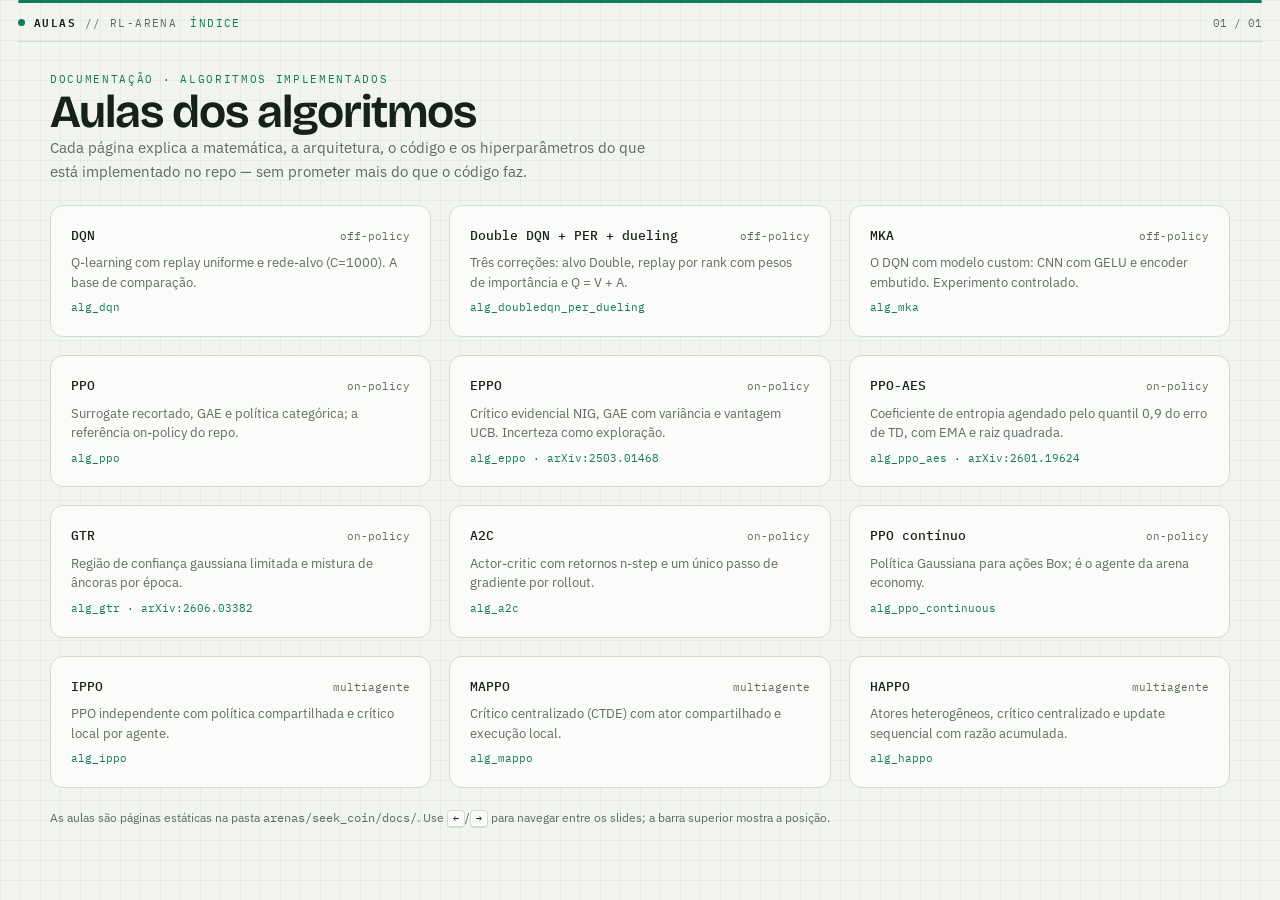
<file: arenas/seek_coin/docs/index.html>
<!doctype html>
<html lang="pt-BR">
<head>
<meta charset="utf-8">
<meta name="viewport" content="width=device-width, initial-scale=1">
<title>Aulas dos algoritmos — rl-arena</title>
<link rel="preconnect" href="https://fonts.googleapis.com">
<link rel="preconnect" href="https://fonts.gstatic.com" crossorigin>
<link rel="stylesheet" href="https://fonts.googleapis.com/css2?family=Bricolage+Grotesque:opsz,wght@12..96,500;12..96,600;12..96,700&family=IBM+Plex+Mono:wght@400;500;600&family=IBM+Plex+Sans:wght@400;500;600&display=swap">
<link rel="stylesheet" href="aula.css">
</head>
<body>
<div class="app">
  <div class="progress" aria-hidden="true"><span id="progress-fill" style="width:100%"></span></div>
  <header class="topbar">
    <div class="brand">
      <span class="dot"></span>
      <span><b>Aulas</b> // rl-arena</span>
      <span class="sec-label" id="sec-label">índice</span>
    </div>
    <div class="top-actions">
      <span class="counter" id="counter">01 / 01</span>
    </div>
  </header>
  <main class="stage" id="stage">
    <section class="slide active" id="slide-1" data-section="índice" data-title="Aulas dos algoritmos">
      <div class="slide-inner">
        <div>
          <div class="eyebrow">documentação · algoritmos implementados</div>
          <h1 class="title">Aulas dos algoritmos</h1>
          <p class="lede">Cada página explica a matemática, a arquitetura, o código e os hiperparâmetros do que está implementado no repo — sem prometer mais do que o código faz.</p>
        </div>

        <div class="grid-3">
          <a class="card file-card" href="dqn-aula.html" style="text-decoration:none">
            <div class="file-top"><span class="file-name">DQN</span><span class="file-lines">off-policy</span></div>
            <p class="role">Q-learning com replay uniforme e rede-alvo (C=1000). A base de comparação.</p>
            <span class="symbol">alg_dqn</span>
          </a>
          <a class="card file-card" href="doubledqn-aula.html" style="text-decoration:none">
            <div class="file-top"><span class="file-name">Double DQN + PER + dueling</span><span class="file-lines">off-policy</span></div>
            <p class="role">Três correções: alvo Double, replay por rank com pesos de importância e Q = V + A.</p>
            <span class="symbol">alg_doubledqn_per_dueling</span>
          </a>
          <a class="card file-card" href="mka-aula.html" style="text-decoration:none">
            <div class="file-top"><span class="file-name">MKA</span><span class="file-lines">off-policy</span></div>
            <p class="role">O DQN com modelo custom: CNN com GELU e encoder embutido. Experimento controlado.</p>
            <span class="symbol">alg_mka</span>
          </a>
          <a class="card file-card" href="ppo-aula.html" style="text-decoration:none">
            <div class="file-top"><span class="file-name">PPO</span><span class="file-lines">on-policy</span></div>
            <p class="role">Surrogate recortado, GAE e política categórica; a referência on-policy do repo.</p>
            <span class="symbol">alg_ppo</span>
          </a>
          <a class="card file-card" href="eppo-aula.html" style="text-decoration:none">
            <div class="file-top"><span class="file-name">EPPO</span><span class="file-lines">on-policy</span></div>
            <p class="role">Crítico evidencial NIG, GAE com variância e vantagem UCB. Incerteza como exploração.</p>
            <span class="symbol">alg_eppo · arXiv:2503.01468</span>
          </a>
          <a class="card file-card" href="ppo_aes-aula.html" style="text-decoration:none">
            <div class="file-top"><span class="file-name">PPO-AES</span><span class="file-lines">on-policy</span></div>
            <p class="role">Coeficiente de entropia agendado pelo quantil 0,9 do erro de TD, com EMA e raiz quadrada.</p>
            <span class="symbol">alg_ppo_aes · arXiv:2601.19624</span>
          </a>
          <a class="card file-card" href="gtr-aula.html" style="text-decoration:none">
            <div class="file-top"><span class="file-name">GTR</span><span class="file-lines">on-policy</span></div>
            <p class="role">Região de confiança gaussiana limitada e mistura de âncoras por época.</p>
            <span class="symbol">alg_gtr · arXiv:2606.03382</span>
          </a>
          <a class="card file-card" href="a2c-aula.html" style="text-decoration:none">
            <div class="file-top"><span class="file-name">A2C</span><span class="file-lines">on-policy</span></div>
            <p class="role">Actor-critic com retornos n-step e um único passo de gradiente por rollout.</p>
            <span class="symbol">alg_a2c</span>
          </a>
          <a class="card file-card" href="ppo_continuous-aula.html" style="text-decoration:none">
            <div class="file-top"><span class="file-name">PPO contínuo</span><span class="file-lines">on-policy</span></div>
            <p class="role">Política Gaussiana para ações Box; é o agente da arena economy.</p>
            <span class="symbol">alg_ppo_continuous</span>
          </a>
          <a class="card file-card" href="ippo-aula.html" style="text-decoration:none">
            <div class="file-top"><span class="file-name">IPPO</span><span class="file-lines">multiagente</span></div>
            <p class="role">PPO independente com política compartilhada e crítico local por agente.</p>
            <span class="symbol">alg_ippo</span>
          </a>
          <a class="card file-card" href="mappo-aula.html" style="text-decoration:none">
            <div class="file-top"><span class="file-name">MAPPO</span><span class="file-lines">multiagente</span></div>
            <p class="role">Crítico centralizado (CTDE) com ator compartilhado e execução local.</p>
            <span class="symbol">alg_mappo</span>
          </a>
          <a class="card file-card" href="happo-aula.html" style="text-decoration:none">
            <div class="file-top"><span class="file-name">HAPPO</span><span class="file-lines">multiagente</span></div>
            <p class="role">Atores heterogêneos, crítico centralizado e update sequencial com razão acumulada.</p>
            <span class="symbol">alg_happo</span>
          </a>
        </div>

        <p class="caption">As aulas são páginas estáticas na pasta <span class="mono">arenas/seek_coin/docs/</span>. Use <kbd>←</kbd>/<kbd>→</kbd> para navegar entre os slides; a barra superior mostra a posição.</p>
      </div>
    </section>
  </main>
</div>
<script src="aula.js"></script>
</body>
</html>
</file>
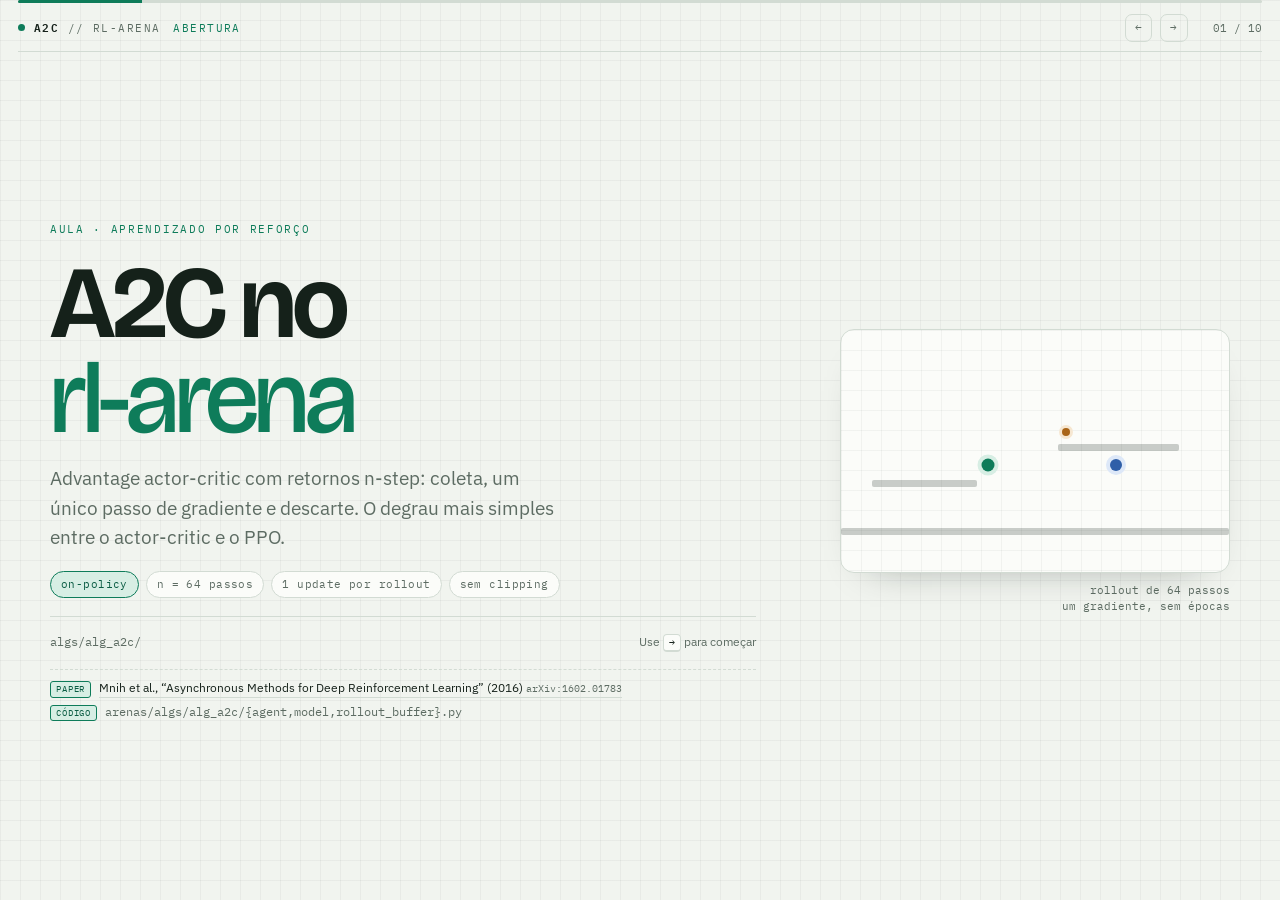
<file: arenas/seek_coin/docs/a2c-aula.html>
<!doctype html>
<html lang="pt-BR">
<head>
<meta charset="utf-8">
<meta name="viewport" content="width=device-width, initial-scale=1">
<title>A2C no rl-arena</title>
<link rel="preconnect" href="https://fonts.googleapis.com">
<link rel="preconnect" href="https://fonts.gstatic.com" crossorigin>
<link rel="stylesheet" href="https://fonts.googleapis.com/css2?family=Bricolage+Grotesque:opsz,wght@12..96,500;12..96,600;12..96,700&family=IBM+Plex+Mono:wght@400;500;600&family=IBM+Plex+Sans:wght@400;500;600&display=swap">
<link rel="stylesheet" href="aula.css">
</head>
<body>
<div class="app">
  <div class="progress" aria-hidden="true"><span id="progress-fill"></span></div>
  <header class="topbar">
    <div class="brand">
      <span class="dot"></span>
      <span><b>A2C</b> // rl-arena</span>
      <span class="sec-label" id="sec-label">abertura</span>
    </div>
    <div class="top-actions">
      <button class="tb" id="btn-prev" type="button">←</button>
      <button class="tb" id="btn-next" type="button">→</button>
      <span class="counter" id="counter">01 / 10</span>
    </div>
  </header>
  <main class="stage" id="stage">

    <section class="slide" id="slide-1" data-section="abertura" data-title="A2C no rl-arena">
      <div class="slide-inner">
        <div class="cover-wrap">
          <div class="cover-copy">
            <div class="eyebrow">aula · aprendizado por reforço</div>
            <h1 class="display">A2C no<br><span class="thin">rl-arena</span></h1>
            <p class="lede">Advantage actor-critic com retornos n-step: coleta, um único passo de gradiente e descarte. O degrau mais simples entre o actor-critic e o PPO.</p>
            <div class="chips">
              <span class="chip green">on-policy</span>
              <span class="chip">n = 64 passos</span>
              <span class="chip">1 update por rollout</span>
              <span class="chip">sem clipping</span>
            </div>
            <div class="cover-foot">
              <span class="mono">algs/alg_a2c/</span>
              <span>Use <kbd>→</kbd> para começar</span>
            </div>
            <div class="cover-refs">
              <div class="ref"><span class="ref-tag">paper</span>
                <a href="https://arxiv.org/abs/1602.01783" target="_blank" rel="noopener">Mnih et al., “Asynchronous Methods for Deep Reinforcement Learning” (2016) <span class="src">arXiv:1602.01783</span></a>
              </div>
              <div class="ref"><span class="ref-tag">código</span>
                <span class="mono">arenas/algs/alg_a2c/{agent,model,rollout_buffer}.py</span>
              </div>
            </div>
          </div>
          <div class="cover-art" aria-hidden="true">
            <div class="mini-map">
              <span class="platform" style="left:0;top:82%;width:100%"></span>
              <span class="platform" style="left:8%;top:62%;width:27%"></span>
              <span class="platform" style="left:56%;top:47%;width:31%"></span>
              <span class="unit player" style="left:38%;top:56%"></span>
              <span class="unit opponent" style="left:71%;top:56%"></span>
              <span class="unit coin" style="left:58%;top:42%"></span>
            </div>
            <span class="mini-caption">rollout de 64 passos<br>um gradiente, sem épocas</span>
          </div>
        </div>
      </div>
    </section>

    <section class="slide" id="slide-2" data-section="estrutura" data-title="Três arquivos, um contrato on-policy">
      <div class="slide-inner">
        <div>
          <div class="eyebrow">estrutura · contrato de agente</div>
          <h2 class="title">Três arquivos, um contrato on-policy</h2>
        </div>
        <p class="lede">O A2C usa a mesma topologia de rede do PPO, mas um fluxo de dados diferente: o rollout é consumido assim que enche (ou quando o episódio termina) e descartado depois do update.</p>
        <div class="grid-3">
          <div class="card file-card">
            <div class="file-top"><span class="file-name">model.py</span><span class="file-lines">27 linhas</span></div>
            <p class="role"><b>A rede.</b> Encoder compartilhado + cabeça do ator (logits) + cabeça do crítico (V escalar).</p>
            <span class="symbol">ActorCriticNetwork.forward → (logits, value)</span>
          </div>
          <div class="card file-card">
            <div class="file-top"><span class="file-name">rollout_buffer.py</span><span class="file-lines">53 linhas</span></div>
            <p class="role"><b>A fila.</b> Transições na ordem da coleta, com marca de fim de episódio. Sem amostragem.</p>
            <span class="symbol">add · mark_episode_end · as_arrays</span>
          </div>
          <div class="card file-card">
            <div class="file-top"><span class="file-name">agent.py</span><span class="file-lines">173 linhas</span></div>
            <p class="role"><b>O algoritmo.</b> Retornos n-step, vantagem normalizada, um passo de Adam e limpeza do buffer.</p>
            <span class="symbol">A2CAgent · n_step_returns</span>
          </div>
        </div>
        <div class="split">
          <div class="stack">
            <pre class="code"><span class="k">class</span> <span class="hl">A2CAgent</span>:
    algorithm = <span class="s">"a2c"</span>
    arch_version = <span class="s">"alg-a2c-v1"</span>
    on_policy = <span class="k">True</span>
    epsilon = <span class="n">0.0</span>
    target = online   <span class="c"># sem rede-alvo</span></pre>
          </div>
          <div class="stack">
            <div class="note"><span class="mark">→</span><span><b>Descoberta automática.</b> <span class="mono">--alg a2c</span> importa <span class="mono">algs.alg_a2c</span>. O train.py reconhece <span class="mono">on_policy=True</span> e trata o agente como PPO/A2C: sem ε, sem warmup.</span></div>
            <div class="note warn"><span class="mark">!</span><span><b>Sem rede-alvo.</b> <span class="mono">target</span> é um alias de <span class="mono">online</span> só para satisfazer o contrato de checkpoint; o A2C não faz bootstrapping com uma segunda rede.</span></div>
          </div>
        </div>
      </div>
    </section>

    <section class="slide" id="slide-3" data-section="fundamentos" data-title="Actor-critic">
      <div class="slide-inner">
        <div>
          <div class="eyebrow">fundamentos · ator e crítico</div>
          <h2 class="title">Um escolhe, o outro avalia</h2>
        </div>
        <p class="lede">A mesma CNN alimenta duas cabeças. O ator aprende <span class="mono">π(a|s)</span> categórica; o crítico aprende <span class="mono">V(s)</span>, usado para reduzir a variância da vantagem.</p>
        <figure class="figure">
          <div class="diagram-scroll">
            <svg class="diagram net" viewBox="0 0 900 300" role="img" aria-label="Observação entra na CNN; ator produz logits e crítico produz V de s.">
              <defs><marker id="arr-a2c" viewBox="0 0 10 10" refX="8.5" refY="5" markerWidth="6.5" markerHeight="6.5" orient="auto-start-reverse"><path d="M 0 0 L 10 5 L 0 10 z" class="arrowhead"></path></marker></defs>
              <rect class="in-rect" x="24" y="94" width="70" height="112" rx="6"></rect>
              <rect class="in-rect" x="34" y="104" width="70" height="112" rx="6"></rect>
              <text class="box-title" x="64" y="82" text-anchor="middle">obs</text>
              <text class="box-sub" x="64" y="240" text-anchor="middle">(5, 20, 32)</text>
              <line class="wire" x1="108" y1="160" x2="146" y2="160" marker-end="url(#arr-a2c)"></line>
              <rect class="box conv" x="152" y="104" width="130" height="112" rx="8"></rect>
              <text class="box-title" x="217" y="142" text-anchor="middle">CNN do repo</text>
              <text class="box-sub" x="217" y="164" text-anchor="middle">3 convoluções</text>
              <text class="box-sub" x="217" y="182" text-anchor="middle">flatten → 1280</text>
              <line class="wire" x1="282" y1="160" x2="320" y2="160"></line>
              <path class="wire" d="M320 160 H348 V96 H380" marker-end="url(#arr-a2c)"></path>
              <path class="wire" d="M320 160 H348 V224 H380" marker-end="url(#arr-a2c)"></path>
              <rect class="box box-actor" x="386" y="54" width="140" height="84" rx="9"></rect>
              <text class="box-title" x="456" y="88" text-anchor="middle">ator</text>
              <text class="box-sub" x="456" y="108" text-anchor="middle">128 → 6 logits</text>
              <rect class="box box-critic" x="386" y="182" width="140" height="84" rx="9"></rect>
              <text class="box-title" x="456" y="216" text-anchor="middle">crítico</text>
              <text class="box-sub" x="456" y="236" text-anchor="middle">128 → V(s)</text>
              <line class="wire" x1="526" y1="96" x2="566" y2="96" marker-end="url(#arr-a2c)"></line>
              <line class="wire" x1="526" y1="224" x2="566" y2="224" marker-end="url(#arr-a2c)"></line>
              <rect class="out-chip" x="572" y="68" width="130" height="56" rx="8"></rect>
              <text class="box-title" x="637" y="92" text-anchor="middle">π(a|s)</text>
              <text class="box-sub" x="637" y="110" text-anchor="middle">softmax dos logits</text>
              <rect class="out-chip" x="572" y="196" width="130" height="56" rx="8"></rect>
              <text class="box-title" x="637" y="220" text-anchor="middle">V(s)</text>
              <text class="box-sub" x="637" y="238" text-anchor="middle">baseline do gradiente</text>
              <line class="wire" x1="702" y1="96" x2="742" y2="160" marker-end="url(#arr-a2c)"></line>
              <line class="wire" x1="702" y1="224" x2="742" y2="160" marker-end="url(#arr-a2c)"></line>
              <rect class="box" x="748" y="118" width="128" height="84" rx="9"></rect>
              <text class="box-title" x="812" y="150" text-anchor="middle">A = R − V(s)</text>
              <text class="box-sub" x="812" y="172" text-anchor="middle">vantagem n-step</text>
            </svg>
          </div>
          <figcaption>O ator é estocástico no treino e guloso na avaliação. O crítico só existe para o gradiente da política: não escolhe ação.</figcaption>
        </figure>
        <div class="note"><span class="mark">→</span><span><b>Compartilhar features.</b> Como no PPO, as duas cabeças usam o mesmo encoder. Isso acopla os dois aprendizes, mas economiza parâmetros e acelera a representação.</span></div>
      </div>
    </section>

    <section class="slide" id="slide-4" data-section="fundamentos" data-title="Retornos n-step">
      <div class="slide-inner">
        <div>
          <div class="eyebrow">fundamentos · alvo n-step</div>
          <h2 class="title">Retornos n-step: olhar n passos à frente</h2>
        </div>
        <p class="lede">Em vez de esperar o fim do episódio (Monte Carlo) ou usar só um passo (TD), o A2C soma até <span class="mono">n=64</span> recompensas e faz bootstrap no valor do passo seguinte.</p>
        <div class="formula-wrap"><div class="formula">R<sub>t</sub> = r<sub>t</sub> + γ r<sub>t+1</sub> + … + γ<sup>n−1</sup> r<sub>t+n−1</sub> + γ<sup>n</sup> V(s<sub>t+n</sub>)<br><span class="dim">para no fim do episódio: truncado faz bootstrap; terminal verdadeiro não</span></div></div>
        <div class="split">
          <div class="stack">
            <div class="code-label">algs/alg_a2c/agent.py — n_step_returns</div>
            <pre class="code"><span class="k">for</span> i <span class="k">in</span> range(n):
    total = <span class="n">0.0</span>; discount = <span class="n">1.0</span>
    <span class="k">for</span> k <span class="k">in</span> range(n_steps):
        j = i + k
        total += discount * rewards[j]
        <span class="k">if</span> episode_ends[j] <span class="k">or</span> terminated[j]:
            <span class="k">if not</span> terminated[j]:
                total += discount * gamma * next_values[j]
            <span class="k">break</span>
        <span class="k">if</span> k == n_steps - <span class="n">1</span>:
            total += discount * gamma * next_values[j]
            <span class="k">break</span>
        discount *= gamma</pre>
          </div>
          <div class="stack">
            <div class="note"><span class="mark">n</span><span><b>n = batch_size.</b> O construtor usa <span class="mono">n_steps = batch_size</span> quando não recebe outro valor; o CLI padrão dá 64. Não há relação com minibatches: o A2C usa o rollout inteiro de uma vez.</span></div>
            <div class="note warn"><span class="mark">!</span><span><b>Fronteira de episódio.</b> <span class="mono">episode_ends</span> interrompe a soma mesmo quando o fim é truncamento, mas ainda aplica <span class="mono">γ·V(s′)</span>. Só <span class="mono">terminated</span> corta o bootstrap.</span></div>
            <div class="note loss"><span class="mark">CPU</span><span><b>Onde roda.</b> Os dois laços usam <span class="mono">.item()</span> por passo; em CUDA isso sincroniza. O código calcula os retornos em CPU (≈10 ms por rollout de 64) e só devolve o resultado ao device.</span></div>
          </div>
        </div>
      </div>
    </section>

    <section class="slide" id="slide-5" data-section="update" data-title="O update">
      <div class="slide-inner">
        <div>
          <div class="eyebrow">update · um passo de gradiente</div>
          <h2 class="title">O update inteiro em uma passada</h2>
        </div>
        <p class="lede">Quando o buffer enche, o agente recalcula valores e log-probs, normaliza as vantagens e faz <b>um único</b> passo de Adam sobre o rollout inteiro. Depois limpa a fila.</p>
        <ol class="list">
          <li><span class="bullet"></span><span><b>Valores</b> <span class="mono">V(s)</span> e <span class="mono">V(s′)</span> sob <span class="mono">no_grad</span>; retornos n-step em CPU.</span></li>
          <li><span class="bullet blue"></span><span><b>Vantagem</b> <span class="mono">A = R − V(s)</span>, normalizada por <span class="mono">(A−média)/desvio</span>.</span></li>
          <li><span class="bullet amber"></span><span><b>Perdas:</b> política <span class="mono">−logπ(a|s)·A</span>, valor MSE e bônus de entropia.</span></li>
          <li><span class="bullet red"></span><span><b>Passo único</b> com gradiente clipado em 10; <span class="mono">steps += 1</span>; <span class="mono">buffer.clear()</span>.</span></li>
        </ol>
        <div class="split">
          <div class="stack">
            <pre class="code">logits, values = self.online(s)
dist = Categorical(logits=logits)
log_probs = dist.log_prob(a)
policy_loss = -(log_probs * advantages).mean()
value_loss = mse_loss(values, returns)
entropy = dist.entropy().mean()
loss = (policy_loss + value_coef * value_loss
        - entropy_coef * entropy)</pre>
          </div>
          <div class="stack">
            <div class="note"><span class="mark">→</span><span><b>É a mesma política do PPO?</b> Sim: categórica via softmax dos logits. A diferença é que o A2C não faz épocas nem clipping — usa o rollout uma vez.</span></div>
            <div class="note warn"><span class="mark">!</span><span><b>Gatilho por episódio.</b> <span class="mono">end_episode()</span> marca a fronteira e, se o buffer não estiver vazio, <b>atualiza na hora</b>. Assim o rabo do episódio não fica esperando 64 passos.</span></div>
          </div>
        </div>
      </div>
    </section>

    <section class="slide" id="slide-6" data-section="hiperparâmetros" data-title="Hiperparâmetros">
      <div class="slide-inner">
        <div>
          <div class="eyebrow">hiperparâmetros · defaults</div>
          <h2 class="title">Hiperparâmetros</h2>
        </div>
        <div class="table-wrap">
          <table>
            <thead><tr><th>Parâmetro</th><th>Default</th><th>Onde</th><th>Efeito</th></tr></thead>
            <tbody>
              <tr><td class="mono">lr</td><td class="mono">1e-3 (CLI: 2,5e-4)</td><td class="mono">agent.py:58</td><td>Adam; o train.py sempre passa <span class="mono">--lr</span>.</td></tr>
              <tr><td class="mono">gamma</td><td class="mono">0,99</td><td class="mono">agent.py:58</td><td>Desconto dos retornos n-step.</td></tr>
              <tr><td class="mono">n_steps</td><td class="mono">= batch_size (64)</td><td class="mono">agent.py:69</td><td>Horizonte do retorno / gatilho do update.</td></tr>
              <tr><td class="mono">value_coef</td><td class="mono">0,5</td><td class="mono">agent.py:59</td><td>Peso da perda do crítico.</td></tr>
              <tr><td class="mono">entropy_coef</td><td class="mono">0,01</td><td class="mono">agent.py:60</td><td>Exploração via entropia da categórica.</td></tr>
              <tr><td class="mono">max_grad_norm</td><td class="mono">10,0</td><td class="mono">agent.py:61</td><td>Clip de norma antes do Adam.</td></tr>
              <tr><td class="mono">frame_stack / skip</td><td class="mono">1 / 1</td><td class="mono">CLI</td><td>Histórico e repetição da ação.</td></tr>
            </tbody>
          </table>
        </div>
        <div class="grid-2">
          <div class="note"><span class="mark">→</span><span><b>A2C × PPO.</b> O PPO reaproveita o mesmo rollout por 4 épocas com recorte; o A2C faz um passo só. Menos amostras eficiente, mais simples e mais rápido por update.</span></div>
          <div class="note warn"><span class="mark">!</span><span><b>Batch = horizonte.</b> Aumentar <span class="mono">--batch-size</span> no A2C aumenta o horizonte n-step, não o tamanho do minibatch. O update usa o buffer inteiro.</span></div>
        </div>
      </div>
    </section>

    <section class="slide" id="slide-7" data-section="integração" data-title="Como o train.py usa o A2C">
      <div class="slide-inner">
        <div>
          <div class="eyebrow">integração · train, evaluate, play</div>
          <h2 class="title">Como o train.py usa o A2C</h2>
        </div>
        <div class="grid-3">
          <div class="card">
            <h3>Loop</h3>
            <p><span class="mono">act</span> → <span class="mono">env.step</span> → <span class="mono">buffer.add</span> → <span class="mono">learn()</span> a cada passo. O <span class="mono">learn()</span> devolve <span class="mono">None</span> até o buffer ter <span class="mono">n_steps</span>.</p>
          </div>
          <div class="card">
            <h3>Fim de episódio</h3>
            <p>O train.py chama <span class="mono">end_episode(info)</span>: o buffer marca a fronteira e, se houver transições, o update acontece imediatamente.</p>
          </div>
          <div class="card">
            <h3>Fim do treino</h3>
            <p><span class="mono">finish_training()</span> consome o rollout parcial que sobrou quando <span class="mono">--max-hours</span> ou o número de episódios termina.</p>
          </div>
        </div>
        <div class="split">
          <div class="stack">
            <pre class="code"><span class="c"># vetorizado: coleta em workers, update em lote</span>
python train.py --arena seek_coin --alg a2c \
    --envs 8 --opponent rule --episodes 300

<span class="c"># sobrepor coleta (CPU) e update (GPU)</span>
python train.py --arena seek_coin --alg a2c \
    --envs 8 --overlap --opponent rule --episodes 300</pre>
          </div>
          <div class="stack">
            <div class="note"><span class="mark">→</span><span><b>Sem ε e sem warmup.</b> O train.py detecta <span class="mono">on_policy=True</span> e não passa <span class="mono">epsilon_min</span>/<span class="mono">warmup</span> ao construtor; a exploração é a entropia e a amostragem.</span></div>
            <div class="note warn"><span class="mark">!</span><span><b>Overlap.</b> Só PPO/A2C aceitam <span class="mono">--overlap</span>: uma thread coleta o próximo rollout numa cópia CPU da política enquanto a thread principal atualiza na GPU. Não é bit a bit reprodutível.</span></div>
          </div>
        </div>
      </div>
    </section>

    <section class="slide" id="slide-8" data-section="prática" data-title="Rodando na prática">
      <div class="slide-inner">
        <div>
          <div class="eyebrow">prática · comandos</div>
          <h2 class="title">Rodando na prática</h2>
        </div>
        <div class="split">
          <div class="stack">
            <pre class="code"><span class="c"># treino simples</span>
python train.py --arena seek_coin --alg a2c --episodes 300

<span class="c"># nível 2 (areia/gelo) com visualização</span>
python train.py --arena seek_coin --level 2 \
    --alg a2c --episodes 300 --render

<span class="c"># avaliar</span>
python evaluate.py --arena seek_coin \
    --checkpoint checkpoints/best.pt --episodes 20</pre>
          </div>
          <div class="stack">
            <div class="note"><span class="mark">→</span><span><b>Saídas.</b> <span class="mono">checkpoints/best.pt</span>/<span class="mono">latest.pt</span>, <span class="mono">logs/training.csv</span>, <span class="mono">logs/evaluation.csv</span>; <span class="mono">--stats</span> adiciona perda/gradiente/Q por episódio.</span></div>
            <div class="note warn"><span class="mark">!</span><span><b>Retomada.</b> O checkpoint guarda pesos, Adam, contadores e config, mas não o rollout parcial. Retomar recomeça o buffer — decisão explícita do repo.</span></div>
          </div>
        </div>
      </div>
    </section>

    <section class="slide" id="slide-9" data-section="comparação" data-title="A2C × PPO">
      <div class="slide-inner">
        <div>
          <div class="eyebrow">comparação · o que muda</div>
          <h2 class="title">A2C e PPO lado a lado</h2>
        </div>
        <div class="table-wrap">
          <table>
            <thead><tr><th>Aspecto</th><th>A2C</th><th>PPO</th></tr></thead>
            <tbody>
              <tr><td>Alvo</td><td>retorno n-step</td><td>GAE(λ) sobre o rollout</td></tr>
              <tr><td>Reuso do rollout</td><td>1 passada</td><td>4 épocas de minibatches</td></tr>
              <tr><td>Estabilidade</td><td>sem clipping</td><td>razão recortada em 1±0,2</td></tr>
              <tr><td>Gatilho do update</td><td>n passos <b>ou</b> fim de episódio</td><td>rollout cheio; rabo em <span class="mono">finish_training</span></td></tr>
              <tr><td>Custo por amostra</td><td>baixo</td><td>maior (4 épocas)</td></tr>
              <tr><td>Uso típico no repo</td><td>baseline rápida</td><td>referência on-policy</td></tr>
            </tbody>
          </table>
        </div>
        <div class="note"><span class="mark">→</span><span><b>Por que comparar?</b> Se o A2C já resolve a arena, o custo extra do PPO (épocas + clipping) não se paga. Se o treino oscila, o recorte do PPO costuma ser o primeiro remédio.</span></div>
      </div>
    </section>

    <section class="slide" id="slide-10" data-section="fechamento" data-title="Trade-offs e para levar">
      <div class="slide-inner">
        <div>
          <div class="eyebrow">fechamento · trade-offs</div>
          <h2 class="title">Quando o A2C é a escolha certa</h2>
        </div>
        <div class="grid-2">
          <div class="stack">
            <div class="card">
              <h3>Ganha</h3>
              <p>Implementação curta, um gradiente por rollout e nenhum hiperparâmetro de recorte. Ótimo para depurar a infraestrutura e para ambientes onde o custo de coleta domina.</p>
            </div>
            <div class="card">
              <h3>Limita</h3>
              <p>Sem clipping, passos grandes podem destruir a política; sem reuso, cada amostra é usada uma vez. Em dinâmica não estacionária (nível 2), a variância alta pode atrasar a adaptação.</p>
            </div>
          </div>
          <div class="stack">
            <div class="note"><span class="mark">→</span><span><b>Para levar.</b> A2C = ator categórico + crítico + retornos n-step + vantagem normalizada. O buffer é uma fila, não um replay; o update é único e o rollout é descartado.</span></div>
            <div class="note warn"><span class="mark">!</span><span><b>Próximo passo natural.</b> O PPO (<span class="mono">ppo-aula.html</span>) reaproveita o mesmo rollout por várias épocas e recorta a razão de probabilidades.</span></div>
          </div>
        </div>
      </div>
    </section>

  </main>
</div>
<script src="aula.js"></script>
</body>
</html>
</file>
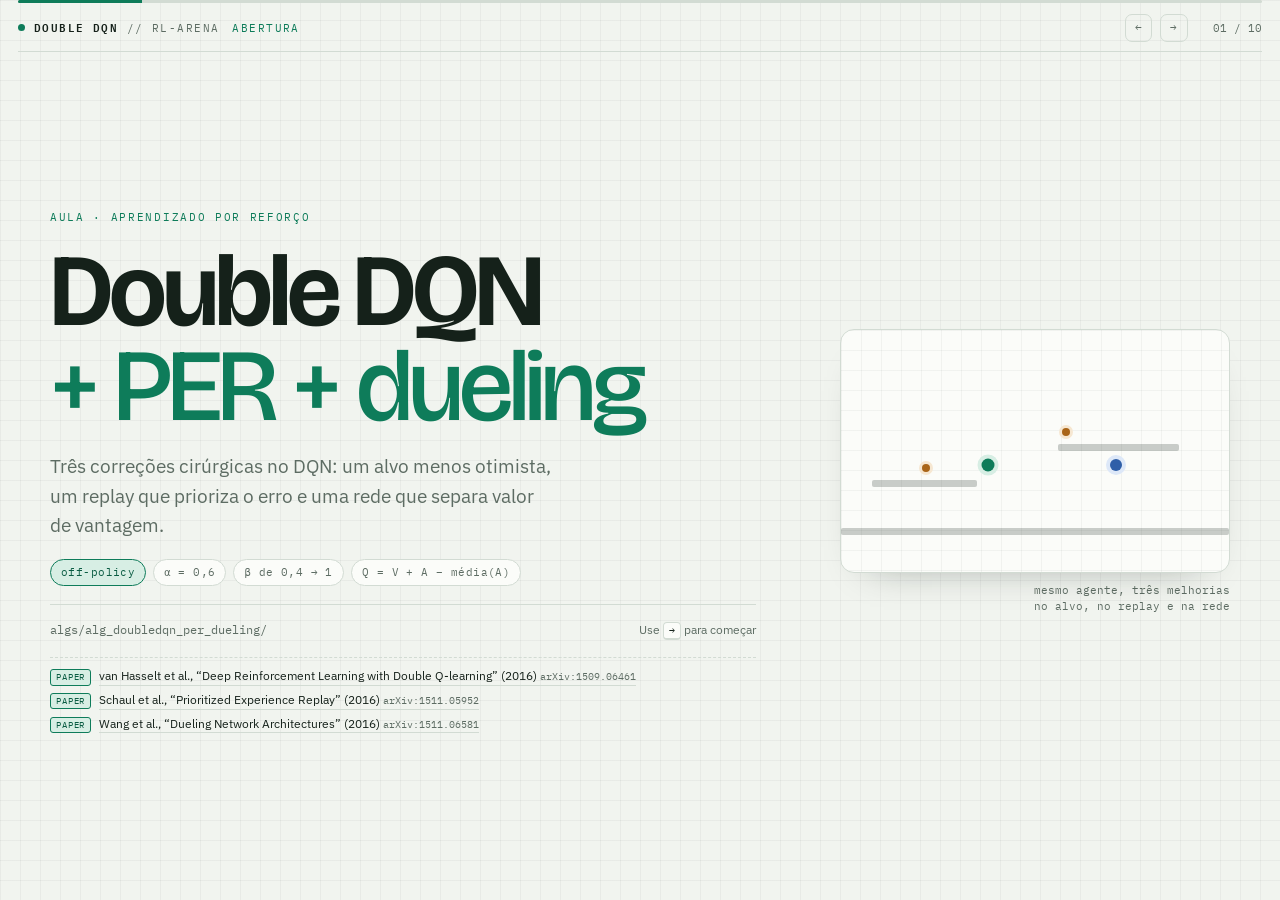
<file: arenas/seek_coin/docs/doubledqn-aula.html>
<!doctype html>
<html lang="pt-BR">
<head>
<meta charset="utf-8">
<meta name="viewport" content="width=device-width, initial-scale=1">
<title>Double DQN + PER + dueling no rl-arena</title>
<link rel="preconnect" href="https://fonts.googleapis.com">
<link rel="preconnect" href="https://fonts.gstatic.com" crossorigin>
<link rel="stylesheet" href="https://fonts.googleapis.com/css2?family=Bricolage+Grotesque:opsz,wght@12..96,500;12..96,600;12..96,700&family=IBM+Plex+Mono:wght@400;500;600&family=IBM+Plex+Sans:wght@400;500;600&display=swap">
<link rel="stylesheet" href="aula.css">
</head>
<body>
<div class="app">
  <div class="progress" aria-hidden="true"><span id="progress-fill"></span></div>
  <header class="topbar">
    <div class="brand">
      <span class="dot"></span>
      <span><b>Double DQN</b> // rl-arena</span>
      <span class="sec-label" id="sec-label">abertura</span>
    </div>
    <div class="top-actions">
      <button class="tb" id="btn-prev" type="button">←</button>
      <button class="tb" id="btn-next" type="button">→</button>
      <span class="counter" id="counter">01 / 10</span>
    </div>
  </header>
  <main class="stage" id="stage">

    <section class="slide" id="slide-1" data-section="abertura" data-title="Double DQN + PER + dueling">
      <div class="slide-inner">
        <div class="cover-wrap">
          <div class="cover-copy">
            <div class="eyebrow">aula · aprendizado por reforço</div>
            <h1 class="display">Double DQN<br><span class="thin">+ PER + dueling</span></h1>
            <p class="lede">Três correções cirúrgicas no DQN: um alvo menos otimista, um replay que prioriza o erro e uma rede que separa valor de vantagem.</p>
            <div class="chips">
              <span class="chip green">off-policy</span>
              <span class="chip">α = 0,6</span>
              <span class="chip">β de 0,4 → 1</span>
              <span class="chip">Q = V + A − média(A)</span>
            </div>
            <div class="cover-foot">
              <span class="mono">algs/alg_doubledqn_per_dueling/</span>
              <span>Use <kbd>→</kbd> para começar</span>
            </div>
            <div class="cover-refs">
              <div class="ref"><span class="ref-tag">paper</span>
                <a href="https://arxiv.org/abs/1509.06461" target="_blank" rel="noopener">van Hasselt et al., “Deep Reinforcement Learning with Double Q-learning” (2016) <span class="src">arXiv:1509.06461</span></a>
              </div>
              <div class="ref"><span class="ref-tag">paper</span>
                <a href="https://arxiv.org/abs/1511.05952" target="_blank" rel="noopener">Schaul et al., “Prioritized Experience Replay” (2016) <span class="src">arXiv:1511.05952</span></a>
              </div>
              <div class="ref"><span class="ref-tag">paper</span>
                <a href="https://arxiv.org/abs/1511.06581" target="_blank" rel="noopener">Wang et al., “Dueling Network Architectures” (2016) <span class="src">arXiv:1511.06581</span></a>
              </div>
            </div>
          </div>
          <div class="cover-art" aria-hidden="true">
            <div class="mini-map">
              <span class="platform" style="left:0;top:82%;width:100%"></span>
              <span class="platform" style="left:8%;top:62%;width:27%"></span>
              <span class="platform" style="left:56%;top:47%;width:31%"></span>
              <span class="unit player" style="left:38%;top:56%"></span>
              <span class="unit opponent" style="left:71%;top:56%"></span>
              <span class="unit coin" style="left:58%;top:42%"></span>
              <span class="unit coin" style="left:22%;top:57%"></span>
            </div>
            <span class="mini-caption">mesmo agente, três melhorias<br>no alvo, no replay e na rede</span>
          </div>
        </div>
      </div>
    </section>

    <section class="slide" id="slide-2" data-section="estrutura" data-title="Um pacote, três ideias">
      <div class="slide-inner">
        <div>
          <div class="eyebrow">estrutura · contrato de agente</div>
          <h2 class="title">Um pacote, três ideias independentes</h2>
        </div>
        <p class="lede">O <span class="mono">alg_doubledqn_per_dueling</span> é o DQN com três trocas: a rede (dueling), o alvo (Double) e o replay (PER). O contrato com o <span class="mono">train.py</span> é exatamente o mesmo.</p>
        <div class="grid-3">
          <div class="card file-card">
            <div class="file-top"><span class="file-name">model.py</span><span class="file-lines">27 linhas</span></div>
            <p class="role"><b>Dueling.</b> Duas cabeças: <span class="mono">V(s)</span> escalar e <span class="mono">A(s,a)</span> por ação; o Q é a soma centralizada.</p>
            <span class="symbol">DuelingQNetwork.forward → Q</span>
          </div>
          <div class="card file-card">
            <div class="file-top"><span class="file-name">replay_buffer.py</span><span class="file-lines">82 linhas</span></div>
            <p class="role"><b>PER rank-based.</b> Sorteia por <span class="mono">rank^-α</span>, devolve pesos de importância e atualiza prioridades com o erro de TD.</p>
            <span class="symbol">sample → (…, indices, weights)</span>
          </div>
          <div class="card file-card">
            <div class="file-top"><span class="file-name">agent.py</span><span class="file-lines">146 linhas</span></div>
            <p class="role"><b>Double + loss.</b> Online escolhe a ação, target avalia; SmoothL1 por amostra × peso de importância.</p>
            <span class="symbol">double_td_target · _beta · learn</span>
          </div>
        </div>
        <div class="split">
          <div class="stack">
            <pre class="code"><span class="k">class</span> <span class="hl">DoubleDQNPerDuelingAgent</span>:
    algorithm = <span class="s">"doubledqn_per_dueling"</span>
    arch_version = <span class="s">"alg-ddqn-per-dueling-v1"</span>
    C = <span class="n">1000</span>
    <span class="c"># off-policy, como o DQN</span></pre>
          </div>
          <div class="stack">
            <div class="note"><span class="mark">→</span><span><b>Compare com o DQN.</b> O arquivo <span class="mono">dqn-aula.html</span> explica a base; aqui só o que muda é detalhado. As três melhorias são ortogonais e poderiam ser ligadas separadamente.</span></div>
            <div class="note warn"><span class="mark">C</span><span><b>Mesmo C = 1000.</b> A busca de hiperparâmetros do repo mostrou que C=10 é agressivo demais com PER: C=1000 coletou 7,35 moedas/episódio contra 4,65.</span></div>
          </div>
        </div>
      </div>
    </section>

    <section class="slide" id="slide-3" data-section="dueling" data-title="Dueling: separar V de A">
      <div class="slide-inner">
        <div>
          <div class="eyebrow">rede · dueling</div>
          <h2 class="title">Separar o valor do estado da vantagem da ação</h2>
        </div>
        <p class="lede">Em muitos estados, a ação escolhida muda pouco o retorno. O dueling aprende <span class="mono">V(s)</span> uma vez e <span class="mono">A(s,a)</span> como desvio — mais eficiente em estados onde todas as ações são equivalentes.</p>
        <div class="formula-wrap"><div class="formula">Q(s, a) = V(s) + A(s, a) − <span class="blue">média<sub>a′</sub> A(s, a′)</span><br><span class="dim">a subtração remove a ambiguidade: sem ela, V e A não são identificáveis separadamente</span></div></div>
        <div class="split">
          <div class="stack">
            <pre class="code"><span class="k">class</span> <span class="hl">DuelingQNetwork</span>(nn.Module):
    <span class="k">def</span> <span class="hl">forward</span>(self, x):
        feats = self.features(x)
        v = self.v_head(feats)          <span class="c"># (B, 1)</span>
        a = self.a_head(feats)          <span class="c"># (B, A)</span>
        <span class="k">return</span> v + a - a.mean(dim=<span class="n">1</span>, keepdim=<span class="k">True</span>)</pre>
          </div>
          <div class="stack">
            <div class="note"><span class="mark">→</span><span><b>Mesmos parâmetros.</b> O encoder e as duas cabeças somam o mesmo total do DQN: 344.743 com 5 canais. A diferença é como a saída é composta.</span></div>
            <div class="note warn"><span class="mark">!</span><span><b>O que o <span class="mono">argmax</span> vê.</b> Como a subtração da média é constante por estado, ela não muda o <span class="mono">argmax</span>; muda o gradiente e a escala dos valores.</span></div>
          </div>
        </div>
      </div>
    </section>

    <section class="slide" id="slide-4" data-section="double" data-title="Double DQN">
      <div class="slide-inner">
        <div>
          <div class="eyebrow">alvo · Double DQN</div>
          <h2 class="title">O perigo do <span class="mono">max</span> enviesado</h2>
        </div>
        <p class="lede">O <span class="mono">max</span> de Q-valores ruidosos é, em média, maior que o máximo dos valores verdadeiros: o DQN superestima. Double DQN separa a escolha da ação da avaliação do valor.</p>
        <div class="formula-wrap"><div class="formula">DQN:&nbsp;&nbsp;&nbsp; y = r + γ(1−d)·max<sub>a′</sub> Q<sub>alvo</sub>(s′, a′)<br><span class="accent">Double: y = r + γ(1−d)·Q<sub>alvo</sub>(s′, <span class="blue">argmax<sub>a′</sub> Q<sub>online</sub>(s′, a′)</span>)</span></div></div>
        <div class="split">
          <div class="stack">
            <div class="code-label">algs/alg_doubledqn_per_dueling/agent.py</div>
            <pre class="code"><span class="k">def</span> <span class="hl">double_td_target</span>(online, target, next_states,
                     reward, terminated, gamma):
    next_actions = online(next_states).argmax(dim=<span class="n">1</span>, keepdim=<span class="k">True</span>)
    next_q = target(next_states).gather(<span class="n">1</span>, next_actions).squeeze(<span class="n">1</span>)
    <span class="k">return</span> reward + gamma * (<span class="n">1.0</span> - terminated) * next_q</pre>
          </div>
          <div class="stack">
            <div class="note"><span class="mark">→</span><span><b>Por que funciona.</b> O erro de estimativa da online deixa de contaminar o valor: ela só fornece o índice da ação, enquanto a target dá o número avaliado.</span></div>
            <div class="note warn"><span class="mark">!</span><span><b>Sem custo extra de rede.</b> As mesmas duas redes do DQN são usadas; só a composição do alvo muda. A sincronização dura da target continua a cada C=1000 updates.</span></div>
          </div>
        </div>
      </div>
    </section>

    <section class="slide" id="slide-5" data-section="per" data-title="Prioritized replay">
      <div class="slide-inner">
        <div>
          <div class="eyebrow">memória · PER rank-based</div>
          <h2 class="title">Priorizar o que ainda surpreende</h2>
        </div>
        <p class="lede">Transições com erro de TD grande são as mais informativas. O PER rank-based sorteia proporcionalmente a <span class="mono">rank^-α</span> e corrige o viés da amostragem com pesos de importância.</p>
        <div class="formula-wrap"><div class="formula">p<sub>i</sub> ∝ rank(prioridade<sub>i</sub>)<sup>−α</sup>&nbsp;&nbsp;&nbsp;&nbsp;<span class="dim">α = 0,6</span><br>w<sub>i</sub> = (N · p<sub>i</sub>)<sup>−β</sup> / max<sub>j</sub>(N · p<sub>j</sub>)<sup>−β</sup>&nbsp;&nbsp;&nbsp;&nbsp;<span class="dim">β: 0,4 → 1</span></div></div>
        <div class="split">
          <div class="stack">
            <div class="code-label">replay_buffer.py — a amostragem</div>
            <pre class="code">order = np.argsort(-prios, kind=<span class="s">"stable"</span>)
ranks[order] = np.arange(<span class="n">1</span>, len(prios) + <span class="n">1</span>)
probs = ranks.astype(<span class="n">float</span>) ** (-alpha)
probs /= probs.sum()
idxs = np.random.choice(len(data), batch_size,
                        replace=<span class="k">True</span>, p=probs)
weights = (len(data) * probs[idxs]) ** (-beta)
weights /= weights.max()</pre>
          </div>
          <div class="stack">
            <div class="note"><span class="mark">α</span><span><b>Rank, não prioridade absoluta.</b> Rank-based é robusto a escala: a maior prioridade é sempre rank 1. Com α=1 o topo domina; α=0,6 espalha.</span></div>
            <div class="note warn"><span class="mark">β</span><span><b>Importance sampling.</b> β começa em 0,4 e sobe linearmente até 1 em <span class="mono">beta_steps=100_000</span> updates: no começo aceitamos o viés para aprender rápido; no fim corrigimos quase totalmente.</span></div>
            <div class="note loss"><span class="mark">+</span><span><b>Novas transições.</b> Entram com a maior prioridade atual (<span class="mono">max(priorities)</span>), para serem visitadas logo pelo menos uma vez.</span></div>
          </div>
        </div>
      </div>
    </section>

    <section class="slide" id="slide-6" data-section="update" data-title="O update completo">
      <div class="slide-inner">
        <div>
          <div class="eyebrow">update · um learn()</div>
          <h2 class="title">O update completo</h2>
        </div>
        <ol class="list">
          <li><span class="bullet"></span><span><b>Amostra priorizada</b> com <span class="mono">α=0,6</span> e <span class="mono">β=beta_atual</span>; recebe <span class="mono">indices</span> e <span class="mono">weights</span>.</span></li>
          <li><span class="bullet blue"></span><span><b>Alvo Double</b> com <span class="mono">online.argmax</span> + <span class="mono">target.gather</span>.</span></li>
          <li><span class="bullet amber"></span><span><b>Perda</b> <span class="mono">SmoothL1(q, y, reduction="none") * w</span>, média no lote.</span></li>
          <li><span class="bullet red"></span><span><b>Prioridades:</b> <span class="mono">|y − q| + 1e-6</span> reescrito nos índices amostrados, antes de qualquer <span class="mono">add</span>.</span></li>
          <li><span class="bullet"></span><span><b>Passo</b> do Adam com gradiente clipado em 10; ε decai; a target sincroniza a cada C updates.</span></li>
        </ol>
        <div class="split">
          <div class="stack">
            <pre class="code"><span class="c"># o ponto delicado do PER: atualizar prioridades</span>
<span class="c"># com o erro de TD do batch, usando os índices do</span>
<span class="c"># sample — e nenhum add entre os dois</span>
self.buffer.update_priorities(
    indices, (target - q).detach().abs().cpu().numpy())</pre>
          </div>
          <div class="stack">
            <div class="note"><span class="mark">!</span><span><b>Invariante.</b> Os índices só valem enquanto o deque não mudar. O <span class="mono">learn()</span> garante que nenhum <span class="mono">add</span> acontece entre <span class="mono">sample</span> e <span class="mono">update_priorities</span>.</span></div>
            <div class="note warn"><span class="mark">C</span><span><b>Buffer circular.</b> O deque tem <span class="mono">maxlen=capacity</span>; ao encher, a transição mais antiga sai e as posições deslizam. Por isso as prioridades andam em um deque paralelo com o mesmo <span class="mono">maxlen</span>.</span></div>
            <div class="note loss"><span class="mark">−</span><span><b>O que não é salvo.</b> Checkpoint pesos-only: buffer e prioridades não vão para o disco; a retomada recomeça o replay.</span></div>
          </div>
        </div>
      </div>
    </section>

    <section class="slide" id="slide-7" data-section="hiperparâmetros" data-title="Hiperparâmetros">
      <div class="slide-inner">
        <div>
          <div class="eyebrow">hiperparâmetros · defaults e comparação</div>
          <h2 class="title">O que é igual e o que muda em relação ao DQN</h2>
        </div>
        <div class="table-wrap">
          <table>
            <thead><tr><th>Parâmetro</th><th>DQN</th><th>Double + PER + dueling</th><th>Efeito</th></tr></thead>
            <tbody>
              <tr><td class="mono">lr</td><td class="mono">1e-3</td><td class="mono">1e-3</td><td>Adam</td></tr>
              <tr><td class="mono">gamma</td><td class="mono">0,99</td><td class="mono">0,99</td><td>desconto</td></tr>
              <tr><td class="mono">epsilon</td><td class="mono">1 → 0,05</td><td class="mono">1 → 0,05</td><td>ε-greedy</td></tr>
              <tr><td class="mono">batch_size</td><td class="mono">64</td><td class="mono">64</td><td>amostras/update</td></tr>
              <tr><td class="mono">buffer</td><td class="mono">50.000</td><td class="mono">50.000</td><td>replay</td></tr>
              <tr><td class="mono">C</td><td class="mono">1000</td><td class="mono">1000</td><td>sync da target</td></tr>
              <tr><td class="mono">per_alpha</td><td>—</td><td class="mono">0,6</td><td>expoente do rank</td></tr>
              <tr><td class="mono">beta_start</td><td>—</td><td class="mono">0,4</td><td>peso de IS inicial</td></tr>
              <tr><td class="mono">beta_steps</td><td>—</td><td class="mono">100.000</td><td>updates até β=1</td></tr>
              <tr><td class="mono">loss</td><td class="mono">SmoothL1</td><td class="mono">SmoothL1 × peso</td><td>viés do PER</td></tr>
            </tbody>
          </table>
        </div>
        <div class="grid-2">
          <div class="note"><span class="mark">→</span><span><b>Ganho esperado.</b> Em 300 episódios no mapa histórico, o relatório do repo (<span class="mono">docs/relatorio-dqn-ddqn.md</span>) compara as duas variantes com seed fixa e mostra o efeito combinado das três correções.</span></div>
          <div class="note warn"><span class="mark">!</span><span><b>Custo.</b> O PER adiciona um sort por amostragem para calcular ranks (O(N log N) no buffer cheio) e um vetor de pesos no loss. O dueling não aumenta parâmetros.</span></div>
        </div>
      </div>
    </section>

    <section class="slide" id="slide-8" data-section="integração" data-title="Checkpoint e avaliação">
      <div class="slide-inner">
        <div>
          <div class="eyebrow">integração · train, evaluate, play</div>
          <h2 class="title">Checkpoint e avaliação</h2>
        </div>
        <div class="split">
          <div class="stack">
            <pre class="code"><span class="c"># o mesmo contrato do DQN</span>
python train.py --arena seek_coin \
    --alg doubledqn_per_dueling --episodes 300

python evaluate.py --arena seek_coin \
    --checkpoint checkpoints/best.pt --episodes 20

python play.py --arena seek_coin \
    --checkpoint checkpoints/best.pt --render</pre>
            <div class="note"><span class="mark">→</span><span><b>Descoberta.</b> <span class="mono">--alg doubledqn_per_dueling</span> vem do nome do diretório. Nenhum outro lugar do repo precisa conhecer a sigla.</span></div>
          </div>
          <div class="stack">
            <div class="card">
              <h3>Checkpoint</h3>
              <p><span class="mono">algorithm="doubledqn_per_dueling"</span>, <span class="mono">arch_version="alg-ddqn-per-dueling-v1"</span>, pesos online/target, Adam, <span class="mono">steps</span>, <span class="mono">epsilon</span>, <span class="mono">gamma</span> e a <span class="mono">ArenaConfig</span>. O buffer priorizado <b>não</b> é serializado.</p>
            </div>
            <div class="card">
              <h3>Avaliação</h3>
              <p><span class="mono">evaluate.py</span> reconstrói o agente pelo campo <span class="mono">algorithm</span> e usa <span class="mono">act(..., greedy=True)</span>; o PER e o ε não participam. O mesmo vale para o oponente checkpoint no <span class="mono">play.py</span>.</p>
            </div>
          </div>
        </div>
      </div>
    </section>

    <section class="slide" id="slide-9" data-section="prática" data-title="Rodando e lendo os resultados">
      <div class="slide-inner">
        <div>
          <div class="eyebrow">prática · comandos e telemetria</div>
          <h2 class="title">Rodando e lendo os resultados</h2>
        </div>
        <div class="split">
          <div class="stack">
            <pre class="code"><span class="c"># nível 2 com stats por episódio</span>
python train.py --arena seek_coin --level 2 \
    --alg doubledqn_per_dueling --episodes 300 --stats

<span class="c"># TensorBoard (perda, Q, gradiente)</span>
python train.py --arena seek_coin --level 2 \
    --alg doubledqn_per_dueling --episodes 300 --tensorboard
tensorboard --logdir logs/runs</pre>
          </div>
          <div class="stack">
            <div class="note"><span class="mark">→</span><span><b>Telemetria.</b> <span class="mono">--stats</span> grava perda mín/máx, norma de gradiente pré-clip e Q online (<span class="mono">q_mean</span>/<span class="mono">q_max</span>) por episódio em <span class="mono">logs/stats.csv</span>. Q explodindo é o primeiro sinal de alvo instável.</span></div>
            <div class="note warn"><span class="mark">!</span><span><b>Comparação justa.</b> Use a mesma seed e o mesmo protocolo de <span class="mono">frame_stack</span>/<span class="mono">frame_skip</span> do DQN; a única diferença deve ser o <span class="mono">--alg</span>.</span></div>
          </div>
        </div>
      </div>
    </section>

    <section class="slide" id="slide-10" data-section="fechamento" data-title="Trade-offs">
      <div class="slide-inner">
        <div>
          <div class="eyebrow">fechamento · trade-offs</div>
          <h2 class="title">Três correções, três custos</h2>
        </div>
        <div class="grid-3">
          <div class="card">
            <h3>Double</h3>
            <p>Reduz a superestimação sem rede extra. O alvo fica mais conservador — às vezes mais lento no começo, mas mais honesto.</p>
          </div>
          <div class="card">
            <h3>PER</h3>
            <p>Foca no erro alto, acelera o aprendizado das transições difíceis e pode ser instável se β ou α estiverem agressivos. O repo usa rank e β agendado para domar isso.</p>
          </div>
          <div class="card">
            <h3>Dueling</h3>
            <p>Ajuda quando muitas ações são equivalentes em um estado; o gradiente de V é compartilhado. Não muda o número de parâmetros.</p>
          </div>
        </div>
        <div class="split">
          <div class="stack">
            <div class="note"><span class="mark">→</span><span><b>Para levar.</b> O pacote combina as três melhorias clássicas do DQN. O alvo Double vem da online + target, o PER amostra por rank com pesos de importância, e o dueling decompõe Q em V + A.</span></div>
            <div class="note loss"><span class="mark">3</span><span><b>Próximo.</b> As variantes on-policy (<span class="mono">ppo-aula.html</span>, <span class="mono">a2c-aula.html</span>) e as específicas para dinâmica não estacionária (<span class="mono">eppo-aula.html</span>, <span class="mono">ppo_aes-aula.html</span>, <span class="mono">gtr-aula.html</span>).</span></div>
          </div>
          <div class="stack">
            <div class="spec"><span class="num">3 em 1</span><span class="unit">Double DQN · PER · dueling</span></div>
            <div class="note warn"><span class="mark">!</span><span><b>Não é uma escada.</b> Nada impede comparar só o Double ou só o PER: as três ideias são independentes e o código está organizado para deixar isso visível.</span></div>
          </div>
        </div>
      </div>
    </section>

  </main>
</div>
<script src="aula.js"></script>
</body>
</html>
</file>
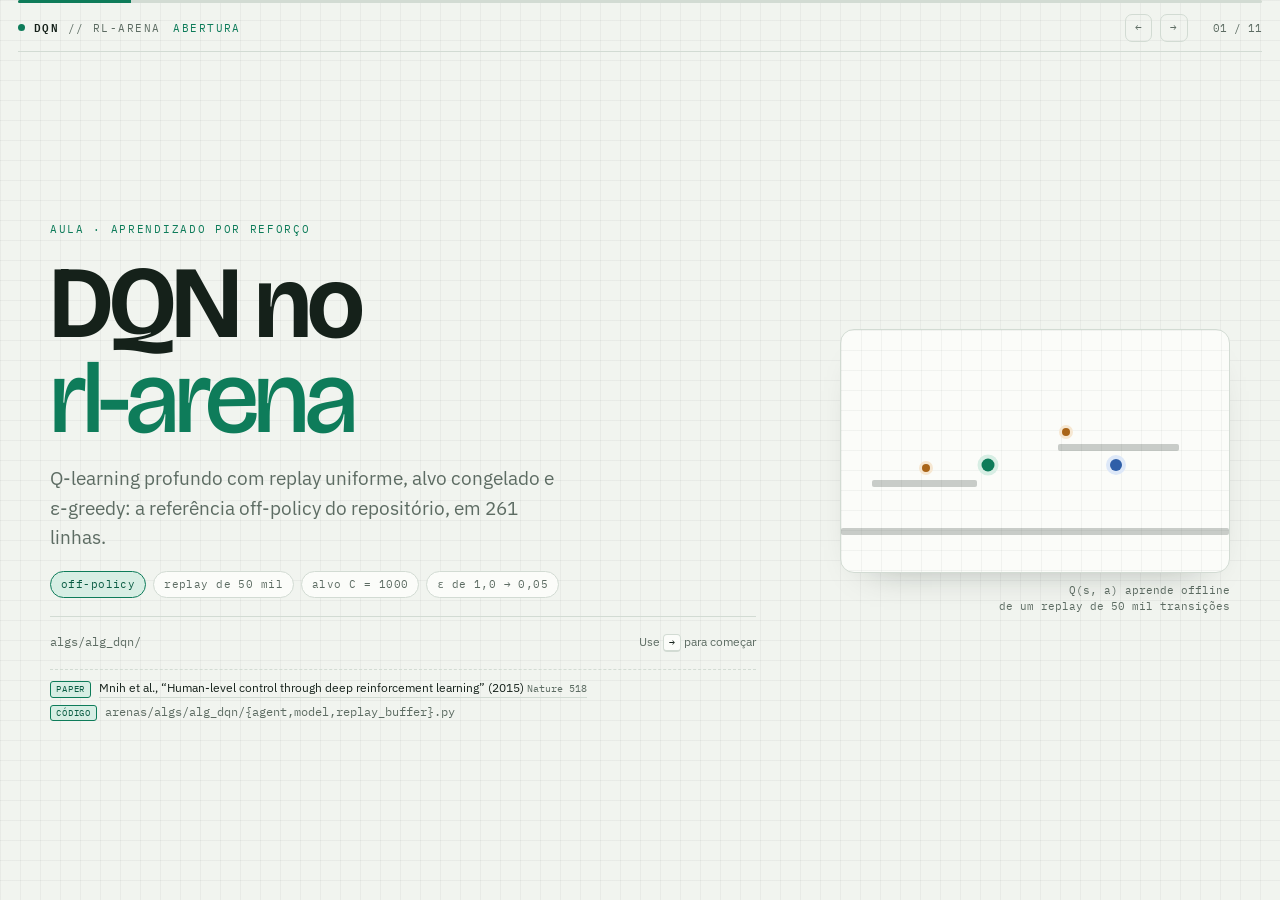
<file: arenas/seek_coin/docs/dqn-aula.html>
<!doctype html>
<html lang="pt-BR">
<head>
<meta charset="utf-8">
<meta name="viewport" content="width=device-width, initial-scale=1">
<title>DQN no rl-arena</title>
<link rel="preconnect" href="https://fonts.googleapis.com">
<link rel="preconnect" href="https://fonts.gstatic.com" crossorigin>
<link rel="stylesheet" href="https://fonts.googleapis.com/css2?family=Bricolage+Grotesque:opsz,wght@12..96,500;12..96,600;12..96,700&family=IBM+Plex+Mono:wght@400;500;600&family=IBM+Plex+Sans:wght@400;500;600&display=swap">
<link rel="stylesheet" href="aula.css">
</head>
<body>
<div class="app">
  <div class="progress" aria-hidden="true"><span id="progress-fill"></span></div>
  <header class="topbar">
    <div class="brand">
      <span class="dot"></span>
      <span><b>DQN</b> // rl-arena</span>
      <span class="sec-label" id="sec-label">abertura</span>
    </div>
    <div class="top-actions">
      <button class="tb" id="btn-prev" type="button">←</button>
      <button class="tb" id="btn-next" type="button">→</button>
      <span class="counter" id="counter">01 / 11</span>
    </div>
  </header>
  <main class="stage" id="stage">

    <section class="slide" id="slide-1" data-section="abertura" data-title="DQN no rl-arena">
      <div class="slide-inner">
        <div class="cover-wrap">
          <div class="cover-copy">
            <div class="eyebrow">aula · aprendizado por reforço</div>
            <h1 class="display">DQN no<br><span class="thin">rl-arena</span></h1>
            <p class="lede">Q-learning profundo com replay uniforme, alvo congelado e ε-greedy: a referência off-policy do repositório, em 261 linhas.</p>
            <div class="chips">
              <span class="chip green">off-policy</span>
              <span class="chip">replay de 50 mil</span>
              <span class="chip">alvo C = 1000</span>
              <span class="chip">ε de 1,0 → 0,05</span>
            </div>
            <div class="cover-foot">
              <span class="mono">algs/alg_dqn/</span>
              <span>Use <kbd>→</kbd> para começar</span>
            </div>
            <div class="cover-refs">
              <div class="ref"><span class="ref-tag">paper</span>
                <a href="https://www.nature.com/articles/nature14236" target="_blank" rel="noopener">Mnih et al., “Human-level control through deep reinforcement learning” (2015) <span class="src">Nature 518</span></a>
              </div>
              <div class="ref"><span class="ref-tag">código</span>
                <span class="mono">arenas/algs/alg_dqn/{agent,model,replay_buffer}.py</span>
              </div>
            </div>
          </div>
          <div class="cover-art" aria-hidden="true">
            <div class="mini-map">
              <span class="platform" style="left:0;top:82%;width:100%"></span>
              <span class="platform" style="left:8%;top:62%;width:27%"></span>
              <span class="platform" style="left:56%;top:47%;width:31%"></span>
              <span class="unit player" style="left:38%;top:56%"></span>
              <span class="unit opponent" style="left:71%;top:56%"></span>
              <span class="unit coin" style="left:58%;top:42%"></span>
              <span class="unit coin" style="left:22%;top:57%"></span>
            </div>
            <span class="mini-caption">Q(s, a) aprende offline<br>de um replay de 50 mil transições</span>
          </div>
        </div>
      </div>
    </section>

    <section class="slide" id="slide-2" data-section="estrutura" data-title="Três arquivos, um contrato">
      <div class="slide-inner">
        <div>
          <div class="eyebrow">estrutura · contrato de agente</div>
          <h2 class="title">Três arquivos, um contrato</h2>
        </div>
        <p class="lede">O <span class="mono">train.py</span> não conhece DQN: ele chama <span class="mono">act</span>, <span class="mono">learn</span> e lê atributos. Tudo o que o algoritmo precisa está no pacote <span class="mono">algs/alg_dqn/</span>.</p>
        <div class="grid-3">
          <div class="card file-card">
            <div class="file-top"><span class="file-name">model.py</span><span class="file-lines">22 linhas</span></div>
            <p class="role"><b>A rede.</b> Encoder CNN/MLP do repo + cabeça que devolve um Q por ação. Sem dueling.</p>
            <span class="symbol">QNetwork.forward → (batch, n_actions)</span>
          </div>
          <div class="card file-card">
            <div class="file-top"><span class="file-name">replay_buffer.py</span><span class="file-lines">78 linhas</span></div>
            <p class="role"><b>A memória.</b> Deque com capacidade 50 mil; amostragem com chance igual. Aceita máscara de ações do risk.</p>
            <span class="symbol">add · sample · sample_with_masks</span>
          </div>
          <div class="card file-card">
            <div class="file-top"><span class="file-name">agent.py</span><span class="file-lines">161 linhas</span></div>
            <p class="role"><b>O algoritmo.</b> ε-greedy, alvo de TD, SmoothL1, cópia dura da target a cada C updates.</p>
            <span class="symbol">DQNAgent · td_target</span>
          </div>
        </div>
        <div class="split">
          <div class="stack">
            <div class="code-label">algs/alg_dqn/agent.py</div>
            <pre class="code"><span class="k">class</span> <span class="hl">DQNAgent</span>:
    algorithm = <span class="s">"dqn"</span>
    arch_version = <span class="s">"alg-dqn-v1"</span>
    <span class="c"># off-policy: sem `on_policy = True`</span>
    C = <span class="n">1000</span>          <span class="c"># updates entre cópias da target</span></pre>
          </div>
          <div class="stack">
            <div class="note"><span class="mark">→</span><span><b>Descoberta automática.</b> <span class="mono">--alg dqn</span> importa <span class="mono">algs.alg_dqn</span>; qualquer pacote <span class="mono">alg_&lt;nome&gt;/agent.py</span> que exponha <span class="mono">Agent</span> entra na CLI.</span></div>
            <div class="note warn"><span class="mark">!</span><span><b>Off-policy de verdade.</b> O train.py trata o DQN de forma diferente dos on-policy: agenda ε por episódio, usa <span class="mono">--warmup</span> e pode chamar <span class="mono">learn()</span> a cada K transições.</span></div>
          </div>
        </div>
      </div>
    </section>

    <section class="slide" id="slide-3" data-section="fundamentos" data-title="O que a rede vê e devolve">
      <div class="slide-inner">
        <div>
          <div class="eyebrow">fundamentos · observação, ação e Q</div>
          <h2 class="title">A rede devolve um valor por ação</h2>
        </div>
        <p class="lede">A observação é a grade semântica <span class="mono">(5, 20, 32)</span> (ou um vetor <span class="mono">(N,)</span> nas outras arenas). A saída é o Q estimado de cada uma das seis ações.</p>
        <div class="split">
          <div class="stack">
            <figure class="figure">
              <div class="diagram-scroll">
                <svg class="diagram net" viewBox="0 0 760 240" role="img" aria-label="Observação entra no encoder compartilhado e na cabeça que produz seis Q-valores.">
                  <defs><marker id="arr-dqn" viewBox="0 0 10 10" refX="8.5" refY="5" markerWidth="6.5" markerHeight="6.5" orient="auto-start-reverse"><path d="M 0 0 L 10 5 L 0 10 z" class="arrowhead"></path></marker></defs>
                  <rect class="in-rect" x="20" y="76" width="64" height="96" rx="6"></rect>
                  <rect class="in-rect" x="30" y="86" width="64" height="96" rx="6"></rect>
                  <rect class="in-rect" x="40" y="96" width="64" height="96" rx="6"></rect>
                  <text class="box-title" x="62" y="62" text-anchor="middle">obs</text>
                  <text class="box-sub" x="72" y="216" text-anchor="middle">(5, 20, 32)</text>
                  <line class="wire" x1="108" y1="128" x2="146" y2="128" marker-end="url(#arr-dqn)"></line>
                  <rect class="box conv" x="152" y="78" width="120" height="100" rx="8"></rect>
                  <text class="box-title" x="212" y="112" text-anchor="middle">CNN do repo</text>
                  <text class="box-sub" x="212" y="132" text-anchor="middle">3 convoluções</text>
                  <text class="box-sub" x="212" y="148" text-anchor="middle">+ flatten</text>
                  <line class="wire" x1="272" y1="128" x2="310" y2="128" marker-end="url(#arr-dqn)"></line>
                  <rect class="box" x="316" y="88" width="92" height="80" rx="8"></rect>
                  <text class="box-title" x="362" y="122" text-anchor="middle">1280</text>
                  <text class="box-sub" x="362" y="140" text-anchor="middle">features</text>
                  <line class="wire" x1="408" y1="128" x2="446" y2="128" marker-end="url(#arr-dqn)"></line>
                  <rect class="box box-actor" x="452" y="78" width="116" height="100" rx="9"></rect>
                  <text class="box-title" x="510" y="112" text-anchor="middle">128 → 6</text>
                  <text class="box-sub" x="510" y="132" text-anchor="middle">uma cabeça</text>
                  <text class="box-sub" x="510" y="148" text-anchor="middle">ReLU</text>
                  <line class="wire" x1="568" y1="128" x2="606" y2="128" marker-end="url(#arr-dqn)"></line>
                  <rect class="out-chip" x="612" y="66" width="126" height="124" rx="8"></rect>
                  <text class="box-title" x="675" y="98" text-anchor="middle">Q(s, ·)</text>
                  <text class="box-sub" x="675" y="120" text-anchor="middle">6 valores</text>
                  <text class="box-sub" x="675" y="140" text-anchor="middle">STOP … PUSH_R</text>
                  <text class="box-sub" x="675" y="164" text-anchor="middle">argmax → ação</text>
                </svg>
              </div>
              <figcaption>O encoder é o mesmo dos demais algoritmos (CNN para imagem, MLP para vetor). O DQN troca as duas cabeças do actor-critic por uma única cabeça com <span class="mono">n_actions</span> saídas.</figcaption>
            </figure>
          </div>
          <div class="stack">
            <div class="spec"><span class="num">344.743</span><span class="unit">parâmetros com 5 canais</span></div>
            <div class="note"><span class="mark">∅</span><span><b>Sem softmax.</b> Os Q-valores são números reais arbitrários; a política é derivada deles (argmax) ou da exploração ε-greedy. A rede não modela uma distribuição.</span></div>
            <div class="note warn"><span class="mark">!</span><span><b>Grade não markoviana.</b> Velocidades e timers não estão na observação; o <span class="mono">--frame-stack</span> concatena frames para dar história. É uma simplificação didática do repo.</span></div>
            <div class="note loss"><span class="mark">−</span><span><b>Recompensas do seek_coin.</b> +1 por moeda, −2 por morte, −0,1 por <span class="mono">STOP</span> e −0,1 por empurrar sem contato; episódio truncado em 45 s.</span></div>
          </div>
        </div>
      </div>
    </section>

    <section class="slide" id="slide-4" data-section="fundamentos" data-title="Q-learning com uma rede">
      <div class="slide-inner">
        <div>
          <div class="eyebrow">fundamentos · a equação de Bellman</div>
          <h2 class="title">Q-learning com uma rede</h2>
        </div>
        <p class="lede">O DQN aproxima a função de valor-ação ótima. O alvo de cada transição é o retorno imediato mais o melhor Q do próximo estado, descontado — e só o terminal verdadeiro corta o bootstrap.</p>
        <div class="formula-wrap"><div class="formula">y = r + γ · (1 − terminal) · max<sub>a′</sub> Q<sub>alvo</sub>(s′, a′)<br>L(θ) = SmoothL1( Q<sub>online</sub>(s, a) , y )</div></div>
        <div class="grid-2">
          <div class="card">
            <h3>Por que uma rede-alvo?</h3>
            <p>Se o alvo usasse a mesma rede que está sendo atualizada, perseguiríamos um alvo móvel: cada passo mudaria os dois lados da equação. A <span class="mono">target</span> é uma cópia congelada, sincronizada duro a cada <b>C = 1000</b> updates bem-sucedidos.</p>
          </div>
          <div class="card">
            <h3>Por que SmoothL1?</h3>
            <p>O Huber loss é quadrático perto de zero e linear longe dele: menos sensível a outliers de TD do que o MSE, o que estabiliza o alvo quando a rede ainda está errada. O gradiente é clipado em norma 10.</p>
          </div>
        </div>
        <div class="split">
          <div class="stack">
            <div class="code-label">algs/alg_dqn/agent.py — alvo de TD</div>
            <pre class="code"><span class="k">def</span> <span class="hl">td_target</span>(reward, next_q, terminated, gamma):
    <span class="c"># terminado de verdade zera o futuro;</span>
    <span class="c"># truncamento por tempo continua bootstrapping</span>
    <span class="k">return</span> reward + gamma * (<span class="n">1.0</span> - terminated) * next_q</pre>
          </div>
          <div class="stack">
            <div class="note"><span class="mark">→</span><span><b>Truncar ≠ terminar.</b> O replay guarda apenas <span class="mono">terminated</span>. Um episódio que acaba por tempo não é um estado terminal: o valor do futuro ainda existe e o alvo continua bootstrapping.</span></div>
            <div class="note warn"><span class="mark">C</span><span><b>C = 1000 é empírico.</b> O comentário do código registra a busca: com a rampa de ε e <span class="mono">--learn-every 4</span>, C=1000 coletou 15,8 moedas de treino contra 8,8 do C=10.</span></div>
          </div>
        </div>
      </div>
    </section>

    <section class="slide" id="slide-5" data-section="memória" data-title="Replay uniforme">
      <div class="slide-inner">
        <div>
          <div class="eyebrow">memória · replay</div>
          <h2 class="title">Replay uniforme: quebrar a correlação</h2>
        </div>
        <p class="lede">Transições consecutivas são altamente correlacionadas. O replay guarda as últimas 50 mil e sorteia um lote com chance igual, embaralhando a ordem em que a rede aprende.</p>
        <div class="split">
          <div class="stack">
            <div class="code-label">algs/alg_dqn/replay_buffer.py</div>
            <pre class="code"><span class="k">class</span> <span class="hl">ReplayBuffer</span>:
    accepts_masks = <span class="k">True</span>

    <span class="k">def</span> <span class="hl">add</span>(self, state, action, reward, next_state,
            terminated, next_mask=<span class="k">None</span>):
        self.data.append((state, action, reward,
                          next_state, terminated))
        <span class="c"># risk: máscara do próximo estado para não</span>
        <span class="c"># superestimar ações inválidas no alvo</span>
        self.masks.append(next_mask)

    <span class="k">def</span> <span class="hl">sample</span>(self, batch_size):
        data = <span class="hl">list(self.data)</span>   <span class="c"># deque é O(n) no meio</span>
        idxs = random.sample(<span class="hl">range(len(data))</span>, batch_size)
        ...</pre>
          </div>
          <div class="stack">
            <div class="list">
              <li><span class="bullet"></span><span><b>Capacidade.</b> 50 mil transições (<span class="mono">--buffer-size</span> no CLI). Passou disso, a mais antiga sai.</span></li>
              <li><span class="bullet blue"></span><span><b>Uniformidade.</b> Toda transição tem a mesma probabilidade. Não há prioridade — isso é o que o Double DQN/PER adiciona no outro pacote.</span></li>
              <li><span class="bullet amber"></span><span><b>Máscaras.</b> No risk, ações ilegais no próximo estado recebem <span class="mono">−inf</span> antes do <span class="mono">max</span>; se não sobrar ação legal, o próximo valor é zero.</span></li>
              <li><span class="bullet red"></span><span><b>Cópia por amostragem.</b> <span class="mono">list(self.data)</span> custa memória temporária, mas o buffer cheio é indexado em O(1).</span></li>
            </div>
            <div class="note"><span class="mark">Σ</span><span><b>Off-policy.</b> Como o replay guarda dados de políticas antigas, o DQN pode reaproveitar cada transição muitas vezes. É o oposto do PPO/A2C, que descartam o rollout após o update.</span></div>
          </div>
        </div>
      </div>
    </section>

    <section class="slide" id="slide-6" data-section="exploração" data-title="ε-greedy">
      <div class="slide-inner">
        <div>
          <div class="eyebrow">exploração · ε-greedy</div>
          <h2 class="title">Explorar com probabilidade ε</h2>
        </div>
        <p class="lede">Com probabilidade ε a ação é sorteada uniformemente; caso contrário, é o argmax dos Q-valores. No treino o ε cai ao longo do tempo; na avaliação é sempre 0 (guloso).</p>
        <div class="stack">
          <pre class="code"><span class="k">def</span> <span class="hl">act</span>(self, state, greedy=<span class="k">False</span>, action_mask=<span class="k">None</span>):
    <span class="k">if</span> <span class="k">not</span> greedy <span class="k">and</span> random.random() &lt; self.epsilon:
        <span class="k">return</span> random.randrange(self.n_actions)   <span class="c"># explora</span>
    q = self.online(x)
    <span class="k">if</span> mask <span class="k">is not None</span>:
        q = q.masked_fill(~mask, <span class="n">float</span>(<span class="s">"-inf"</span>))  <span class="c"># risk</span>
    <span class="k">return</span> <span class="n">int</span>(q.argmax(dim=<span class="n">1</span>).item())            <span class="c"># explota</span></pre>
        </div>
        <div class="grid-2">
          <div class="card">
            <h3>Quem agenda o ε?</h3>
            <p>O agente tem um decay por passo (<span class="mono">epsilon ×= 0,9995</span> até 0,05). Mas o <span class="mono">train.py</span> assume o controle por padrão: <span class="mono">--epsilon-ramp-episodes 150</span> faz uma rampa linear de 1,0 até <span class="mono">--epsilon-min 0,1</span>, contada em episódios absolutos (para a retomada continuar de onde parou).</p>
          </div>
          <div class="card">
            <h3>Por que uniforme?</h3>
            <p>Simples e sem viés preferencial entre ações: a exploração não depende dos Q-valores atuais. O custo é desperdiçar passos em ações obviamente ruins no começo — e, no nível 2, em patches de areia/gelo que exigem uma política mais fina.</p>
          </div>
        </div>
        <div class="note warn"><span class="mark">!</span><span><b>Lote vetorizado.</b> <span class="mono">act_batch</span> aplica ε-greedy linha a linha e respeita a máscara; é o caminho usado por <span class="mono">--envs &gt; 1</span>.</span></div>
      </div>
    </section>

    <section class="slide" id="slide-7" data-section="update" data-title="O update, passo a passo">
      <div class="slide-inner">
        <div>
          <div class="eyebrow">update · um learn()</div>
          <h2 class="title">O update, passo a passo</h2>
        </div>
        <ol class="list">
          <li><span class="bullet"></span><span><b>Espera.</b> <span class="mono">if len(buffer) &lt; max(warmup, batch_size): return None</span>. O warmup padrão do CLI é 1000.</span></li>
          <li><span class="bullet"></span><span><b>Amostra</b> <span class="mono">batch_size</span> (64 por padrão) transições uniformemente, com máscara se o buffer tiver.</span></li>
          <li><span class="bullet"></span><span><b>Q atual:</b> <span class="mono">q = online(s).gather(1, a)</span> — só o valor da ação tomada.</span></li>
          <li><span class="bullet blue"></span><span><b>Alvo:</b> <span class="mono">max target(ns)</span>, mascarado, e <span class="mono">y = r + γ(1−terminal)·maxQ′</span> sob <span class="mono">no_grad</span>.</span></li>
          <li><span class="bullet amber"></span><span><b>Perda:</b> <span class="mono">SmoothL1(q, y)</span>; backward; gradiente clipado em norma 10 antes do passo do Adam.</span></li>
          <li><span class="bullet red"></span><span><b>Contadores:</b> <span class="mono">steps += 1</span>, ε decai; a cada <b>C</b> updates a target recebe uma cópia dura da online.</span></li>
        </ol>
        <div class="split">
          <div class="stack">
            <pre class="code"><span class="c"># resumo do miolo de learn()</span>
q = self.online(s).gather(<span class="n">1</span>, a).squeeze(<span class="n">1</span>)
<span class="k">with</span> torch.no_grad():
    next_q = self.target(ns).max(dim=<span class="n">1</span>).values
    target = td_target(r, next_q, term, self.gamma)
loss = self.loss_fn(q, target)
...
<span class="k">if</span> self.steps % self.C == <span class="n">0</span>:
    self.target.load_state_dict(self.online.state_dict())</pre>
          </div>
          <div class="stack">
            <div class="note"><span class="mark">1</span><span><b>Um update por chamada.</b> O treino padrão chama <span class="mono">learn()</span> a cada 4 transições (<span class="mono">--learn-every 4</span>) com um ambiente. Cada chamada consome um batch novo.</span></div>
            <div class="note warn"><span class="mark">2</span><span><b>Sem gradiente no alvo.</b> O alvo é tratado como constante; só <span class="mono">Q(s, a)</span> recebe gradiente. Sem o <span class="mono">no_grad</span>, a target também seria treinada.</span></div>
            <div class="note loss"><span class="mark">3</span><span><b>Retomada.</b> O checkpoint guarda online, target, otimizador, <span class="mono">steps</span>, <span class="mono">epsilon</span> e <span class="mono">gamma</span> — o replay <b>não</b> é salvo, então a retomada não é bit a bit.</span></div>
          </div>
        </div>
      </div>
    </section>

    <section class="slide" id="slide-8" data-section="hiperparâmetros" data-title="Hiperparâmetros">
      <div class="slide-inner">
        <div>
          <div class="eyebrow">hiperparâmetros · defaults do repo</div>
          <h2 class="title">Hiperparâmetros e o que cada um controla</h2>
        </div>
        <div class="table-wrap">
          <table>
            <thead><tr><th>Parâmetro</th><th>Default</th><th>Onde</th><th>Efeito</th></tr></thead>
            <tbody>
              <tr><td class="mono">lr</td><td class="mono">1e-3</td><td class="mono">agent.py:37</td><td>Adam; o CLI <span class="mono">--lr</span> sobrescreve.</td></tr>
              <tr><td class="mono">gamma</td><td class="mono">0,99</td><td class="mono">agent.py:37</td><td>Desconto; horizonte efetivo ≈ 100 passos.</td></tr>
              <tr><td class="mono">epsilon</td><td class="mono">1,0 → 0,05</td><td class="mono">agent.py:37</td><td>Exploração inicial; a rampa do train.py prevalece.</td></tr>
              <tr><td class="mono">epsilon_decay</td><td class="mono">0,9995</td><td class="mono">agent.py:38</td><td>Decay por passo quando a rampa está desligada.</td></tr>
              <tr><td class="mono">batch_size</td><td class="mono">64</td><td class="mono">CLI</td><td>Transições por update; <span class="mono">--batch-size</span>.</td></tr>
              <tr><td class="mono">buffer_size</td><td class="mono">50.000</td><td class="mono">agent.py:39</td><td>Capacidade do replay (deque).</td></tr>
              <tr><td class="mono">C</td><td class="mono">1000</td><td class="mono">agent.py:20</td><td>Updates entre sincronizações da target.</td></tr>
              <tr><td class="mono">warmup</td><td class="mono">0 (CLI: 1000)</td><td class="mono">agent.py:50</td><td>Transições antes do primeiro update.</td></tr>
              <tr><td class="mono">max_grad_norm</td><td class="mono">10,0</td><td class="mono">agent.py:155</td><td>Clip de norma do gradiente antes do Adam.</td></tr>
              <tr><td class="mono">frame_stack / skip</td><td class="mono">1 / 1</td><td class="mono">CLI</td><td>Histórico de observação e repetição da ação.</td></tr>
            </tbody>
          </table>
        </div>
        <div class="grid-2">
          <div class="note"><span class="mark">→</span><span><b>Rampa de ε.</b> <span class="mono">--epsilon-ramp-episodes 150</span> é o padrão do train.py para off-policy; <span class="mono">0</span> devolve o controle ao decay por passo do agente.</span></div>
          <div class="note warn"><span class="mark">!</span><span><b>Aprender a cada 4 passos.</b> Com um ambiente, <span class="mono">--learn-every 4</span> é o default validado (≈3× mais passos/hora). Com <span class="mono">--envs &gt; 1</span>, o update é por passo do vetor (K explícito &gt; 1 é recusado).</span></div>
        </div>
      </div>
    </section>

    <section class="slide" id="slide-9" data-section="integração" data-title="train, evaluate, play">
      <div class="slide-inner">
        <div>
          <div class="eyebrow">integração · o resto do repo</div>
          <h2 class="title">Como o treino, a avaliação e o play usam o DQN</h2>
        </div>
        <div class="grid-3">
          <div class="card">
            <h3>train.py</h3>
            <p>Loop por passo: <span class="mono">act</span> → <span class="mono">env.step</span> → <span class="mono">buffer.add</span> → a cada K passos <span class="mono">learn</span>. O ε é recalculado por episódio absoluto. <span class="mono">--envs &gt; 1</span> usa <span class="mono">act_batch</span>.</p>
          </div>
          <div class="card">
            <h3>evaluate.py</h3>
            <p>Lê <span class="mono">algorithm</span> do checkpoint, reconstrói a rede e roda <span class="mono">act(..., greedy=True)</span>. Não há update nem ε.</p>
          </div>
          <div class="card">
            <h3>play.py</h3>
            <p>Modo espectador/jogador. O checkpoint DQN joga guloso; <span class="mono">--opponent</span> aceita outro checkpoint ou uma baseline (<span class="mono">rule</span>/<span class="mono">random</span>/<span class="mono">coins</span>/<span class="mono">human</span>).</p>
          </div>
        </div>
        <div class="table-wrap">
          <table>
            <thead><tr><th>Arquivo do checkpoint</th><th>Conteúdo</th></tr></thead>
            <tbody>
              <tr><td class="mono">algorithm</td><td class="mono">"dqn"</td></tr>
              <tr><td class="mono">arch_version</td><td class="mono">"alg-dqn-v1"</td></tr>
              <tr><td class="mono">online / target</td><td>pesos das duas redes</td></tr>
              <tr><td class="mono">optimizer</td><td>estado do Adam (retomada)</td></tr>
              <tr><td class="mono">steps / epsilon / gamma</td><td>contadores e exploração</td></tr>
              <tr><td class="mono">config</td><td><span class="mono">ArenaConfig</span> completa, para reconstruir o ambiente</td></tr>
            </tbody>
          </table>
        </div>
        <div class="note"><span class="mark">→</span><span><b>Mesmo seed, mesma corrida?</b> O train.py semeia <span class="mono">random</span>, <span class="mono">numpy</span> e <span class="mono">torch</span> com <span class="mono">--seed</span> e faz <span class="mono">env.reset(seed=seed+ep)</span>. A retomada recomeça buffer e RNG, então não é bit a bit.</span></div>
      </div>
    </section>

    <section class="slide" id="slide-10" data-section="prática" data-title="Rodando na prática">
      <div class="slide-inner">
        <div>
          <div class="eyebrow">prática · comandos</div>
          <h2 class="title">Rodando na prática</h2>
        </div>
        <div class="split">
          <div class="stack">
            <div class="code-label">treino</div>
            <pre class="code"><span class="c"># DQN padrão no mapa histórico</span>
python train.py --arena seek_coin --alg dqn --episodes 300

<span class="c"># nível 2 (areia/gelo), com visualização</span>
python train.py --arena seek_coin --level 2 \
    --alg dqn --episodes 300 --render

<span class="c"># vetorizado: 4 ambientes paralelos</span>
python train.py --arena seek_coin --alg dqn \
    --envs 4 --episodes 300

<span class="c"># retomar de um checkpoint</span>
python train.py --arena seek_coin --alg dqn \
    --resume checkpoints/best.pt --episodes 100</pre>
          </div>
          <div class="stack">
            <div class="code-label">avaliar e jogar</div>
            <pre class="code">python evaluate.py --arena seek_coin \
    --checkpoint checkpoints/best.pt --episodes 20

python play.py --arena seek_coin \
    --checkpoint checkpoints/best.pt --render

python play.py --arena seek_coin \
    --player human --opponent coins</pre>
            <div class="note"><span class="mark">→</span><span><b>Saídas.</b> <span class="mono">checkpoints/best.pt</span> e <span class="mono">latest.pt</span>; <span class="mono">logs/training.csv</span> e <span class="mono">evaluation.csv</span>; com <span class="mono">--stats</span>, <span class="mono">logs/stats.csv</span>; com <span class="mono">--tensorboard</span>, curvas em <span class="mono">logs/runs</span>.</span></div>
          </div>
        </div>
        <div class="note warn"><span class="mark">!</span><span><b>Torch.</b> Prefixe os scripts com <span class="mono">TORCH_CPP_LOG_LEVEL=ERROR</span> para suprimir avisos do NNPACK. O dispositivo aparece no início do treino: <span class="mono">device=cuda</span> ou <span class="mono">cpu</span>.</span></div>
      </div>
    </section>

    <section class="slide" id="slide-11" data-section="fechamento" data-title="Trade-offs e para levar">
      <div class="slide-inner">
        <div>
          <div class="eyebrow">fechamento · trade-offs</div>
          <h2 class="title">Quando o DQN basta — e quando não</h2>
        </div>
        <div class="grid-2">
          <div class="stack">
            <div class="card">
              <h3>Ganha</h3>
              <p>Simplicidade e reuso de dados. Um update custa um batch do replay, e cada transição pode ser aprendida muitas vezes. É a melhor referência para comparar as variantes.</p>
            </div>
            <div class="card">
              <h3>Limita</h3>
              <p>O <span class="mono">max</span> do alvo superestima valores com ruído (o Double DQN corrige), o replay uniforme ignora transições raras ou valiosas (o PER corrige) e uma cabeça única mistura V e A quando as ações são parecidas (o dueling corrige).</p>
            </div>
          </div>
          <div class="stack">
            <div class="note"><span class="mark">→</span><span><b>Para levar.</b> DQN = Q-learning + rede + replay + target. O alvo é <span class="mono">r + γ(1−terminal)max Q′</span>; o replay quebra a correlação; a target estabiliza; ε-greedy explora.</span></div>
            <div class="note warn"><span class="mark">!</span><span><b>O nível 2 muda o jogo.</b> Areia (efeito de 5 s após sair) e gelo (escorregão) quebram a suposição de dinâmica estacionária. O DQN aprende, mas a política reativa com ε alto erra com frequência no começo — por isso a comparação com EPPO/AES/GTR no mesmo protocolo.</span></div>
            <div class="note loss"><span class="mark">3</span><span><b>Próximos passos.</b> Veja <span class="mono">doubledqn-aula.html</span> para as três correções clássicas e <span class="mono">ppo-aula.html</span> para a família on-policy.</span></div>
          </div>
        </div>
      </div>
    </section>

  </main>
</div>
<script src="aula.js"></script>
</body>
</html>
</file>
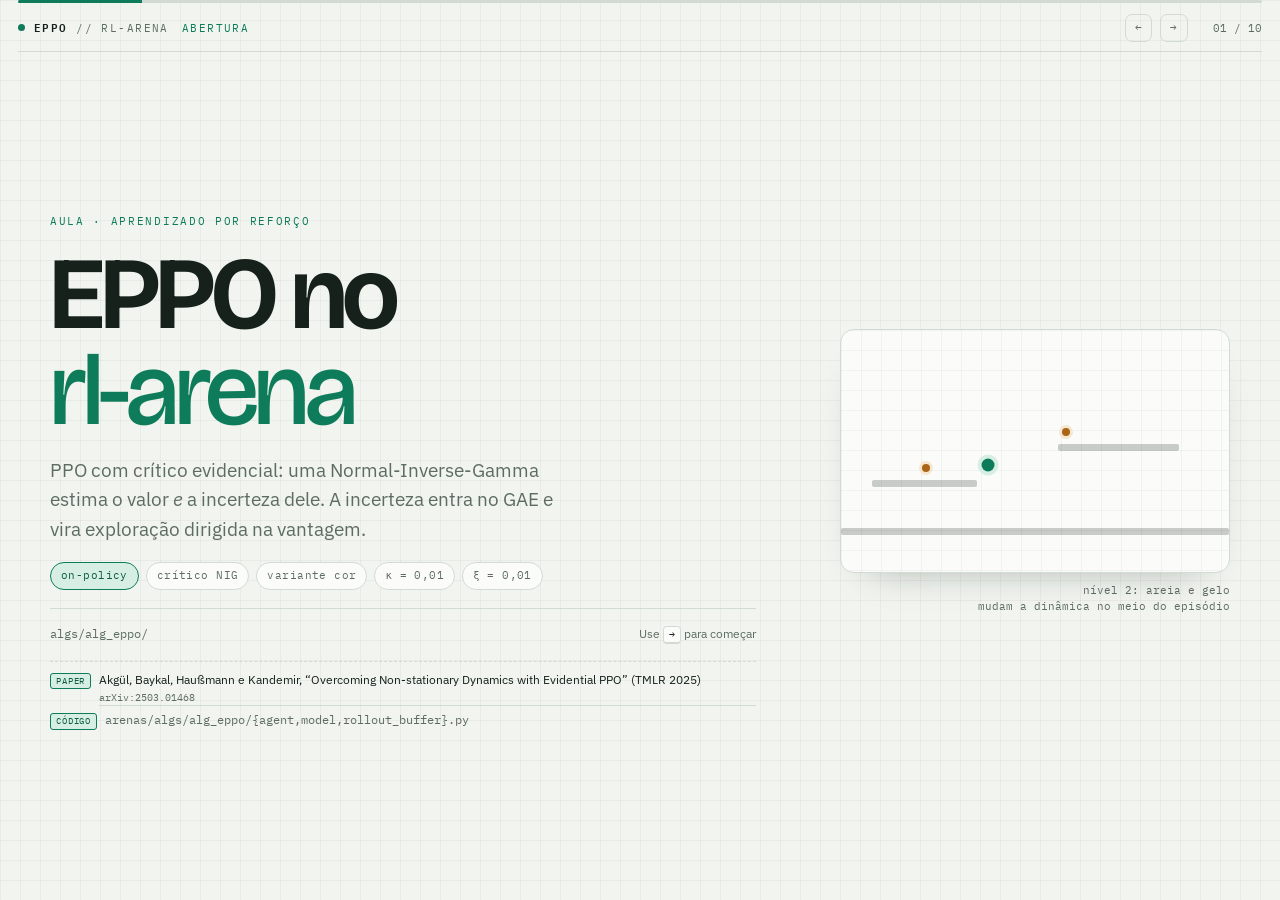
<file: arenas/seek_coin/docs/eppo-aula.html>
<!doctype html>
<html lang="pt-BR">
<head>
<meta charset="utf-8">
<meta name="viewport" content="width=device-width, initial-scale=1">
<title>EPPO no rl-arena</title>
<link rel="preconnect" href="https://fonts.googleapis.com">
<link rel="preconnect" href="https://fonts.gstatic.com" crossorigin>
<link rel="stylesheet" href="https://fonts.googleapis.com/css2?family=Bricolage+Grotesque:opsz,wght@12..96,500;12..96,600;12..96,700&family=IBM+Plex+Mono:wght@400;500;600&family=IBM+Plex+Sans:wght@400;500;600&display=swap">
<link rel="stylesheet" href="aula.css">
</head>
<body>
<div class="app">
  <div class="progress" aria-hidden="true"><span id="progress-fill"></span></div>
  <header class="topbar">
    <div class="brand">
      <span class="dot"></span>
      <span><b>EPPO</b> // rl-arena</span>
      <span class="sec-label" id="sec-label">abertura</span>
    </div>
    <div class="top-actions">
      <button class="tb" id="btn-prev" type="button">←</button>
      <button class="tb" id="btn-next" type="button">→</button>
      <span class="counter" id="counter">01 / 10</span>
    </div>
  </header>
  <main class="stage" id="stage">

    <section class="slide" id="slide-1" data-section="abertura" data-title="EPPO no rl-arena">
      <div class="slide-inner">
        <div class="cover-wrap">
          <div class="cover-copy">
            <div class="eyebrow">aula · aprendizado por reforço</div>
            <h1 class="display">EPPO no<br><span class="thin">rl-arena</span></h1>
            <p class="lede">PPO com crítico evidencial: uma Normal-Inverse-Gamma estima o valor <i>e</i> a incerteza dele. A incerteza entra no GAE e vira exploração dirigida na vantagem.</p>
            <div class="chips">
              <span class="chip green">on-policy</span>
              <span class="chip">crítico NIG</span>
              <span class="chip">variante cor</span>
              <span class="chip">κ = 0,01</span>
              <span class="chip">ξ = 0,01</span>
            </div>
            <div class="cover-foot">
              <span class="mono">algs/alg_eppo/</span>
              <span>Use <kbd>→</kbd> para começar</span>
            </div>
            <div class="cover-refs">
              <div class="ref"><span class="ref-tag">paper</span>
                <a href="https://arxiv.org/abs/2503.01468" target="_blank" rel="noopener">Akgül, Baykal, Haußmann e Kandemir, “Overcoming Non-stationary Dynamics with Evidential PPO” (TMLR 2025) <span class="src">arXiv:2503.01468</span></a>
              </div>
              <div class="ref"><span class="ref-tag">código</span>
                <span class="mono">arenas/algs/alg_eppo/{agent,model,rollout_buffer}.py</span>
              </div>
            </div>
          </div>
          <div class="cover-art" aria-hidden="true">
            <div class="mini-map">
              <span class="platform" style="left:0;top:82%;width:100%"></span>
              <span class="platform" style="left:8%;top:62%;width:27%"></span>
              <span class="platform" style="left:56%;top:47%;width:31%"></span>
              <span class="unit player" style="left:38%;top:56%"></span>
              <span class="unit coin" style="left:58%;top:42%"></span>
              <span class="unit coin" style="left:22%;top:57%"></span>
            </div>
            <span class="mini-caption">nível 2: areia e gelo<br>mudam a dinâmica no meio do episódio</span>
          </div>
        </div>
      </div>
    </section>

    <section class="slide" id="slide-2" data-section="estrutura" data-title="Três arquivos">
      <div class="slide-inner">
        <div>
          <div class="eyebrow">estrutura · contrato de agente</div>
          <h2 class="title">Um PPO com outra cabeça de crítico</h2>
        </div>
        <p class="lede">O EPPO herda o contrato do PPO: mesmo ator categórico, mesmo buffer on-policy, mesmo checkpoint. O que muda é o crítico (quatro números em vez de um), o GAE (variância) e a vantagem (UCB).</p>
        <div class="grid-3">
          <div class="card file-card">
            <div class="file-top"><span class="file-name">model.py</span><span class="file-lines">74 linhas</span></div>
            <p class="role"><b>Crítico NIG.</b> Encoder compartilhado + ator categórico + cabeça de 4 saídas (<span class="mono">ω, log ν, log(α−1), log β</span>).</p>
            <span class="symbol">EvidentialActorCriticNetwork</span>
          </div>
          <div class="card file-card">
            <div class="file-top"><span class="file-name">rollout_buffer.py</span><span class="file-lines">67 linhas</span></div>
            <p class="role"><b>Fila on-policy.</b> Igual ao PPO: ordem de coleta, marca de episódio, sem amostragem.</p>
            <span class="symbol">add · mark_episode_end · as_arrays</span>
          </div>
          <div class="card file-card">
            <div class="file-top"><span class="file-name">agent.py</span><span class="file-lines">286 linhas</span></div>
            <p class="role"><b>O algoritmo.</b> GAE com variância, NLL evidencial, vantagem UCB e surrogate recortado.</p>
            <span class="symbol">EPPOAgent · compute_gae_with_uncertainty</span>
          </div>
        </div>
        <div class="split">
          <div class="stack">
            <pre class="code"><span class="k">class</span> <span class="hl">EPPOAgent</span>:
    algorithm = <span class="s">"eppo"</span>
    arch_version = <span class="s">"alg-eppo-v1"</span>
    on_policy = <span class="k">True</span>
    target = online      <span class="c"># sem rede-alvo</span>
    epsilon = <span class="n">0.0</span></pre>
          </div>
          <div class="stack">
            <div class="note"><span class="mark">→</span><span><b>Descoberta automática.</b> <span class="mono">--alg eppo</span> importa <span class="mono">algs.alg_eppo</span>; <span class="mono">evaluate.py</span>/<span class="mono">play.py</span> reconstroem o agente pelo campo <span class="mono">algorithm</span> do checkpoint.</span></div>
            <div class="note warn"><span class="mark">!</span><span><b>Adaptação.</b> O paper usa ator e crítico MLPs separados para controle contínuo. Aqui o encoder é compartilhado e o ator é categórico, como no resto do repo.</span></div>
          </div>
        </div>
      </div>
    </section>

    <section class="slide" id="slide-3" data-section="crítico" data-title="O crítico NIG">
      <div class="slide-inner">
        <div>
          <div class="eyebrow">crítico · Normal-Inverse-Gamma</div>
          <h2 class="title">Quatro números em vez de um</h2>
        </div>
        <p class="lede">Em vez de <span class="mono">V(s)</span> escalar, o crítico prevê a distribuição do valor: uma NIG com localização <span class="mono">ω</span>, contagem <span class="mono">ν</span>, forma <span class="mono">α</span> e escala <span class="mono">β</span>.</p>
        <div class="formula-wrap"><div class="formula">(μ, σ²) | m ~ NIG(ω, ν, α, β)&nbsp;&nbsp;&nbsp;&nbsp;V | μ, σ² ~ N(μ, σ²)<br>E[V | m] = ω&nbsp;&nbsp;&nbsp;&nbsp;Var[V | m] = <span class="blue">β/(α−1)</span> + <span class="amber">β/[ν(α−1)]</span><br><span class="dim">azul = incerteza aleatória (ruído do retorno); âmbar = epistêmica (ignorância sobre μ)</span></div></div>
        <div class="split">
          <div class="stack">
            <div class="code-label">algs/alg_eppo/model.py — a parametrização</div>
            <pre class="code"><span class="k">def</span> <span class="hl">evidential_parameters</span>(raw):
    omega = raw[..., <span class="n">0</span>]                         <span class="c"># livre</span>
    nu = raw[..., <span class="n">1</span>].clamp(<span class="n">-10</span>, <span class="n">10</span>).exp().clamp(min=<span class="n">1e-6</span>)
    alpha_minus_one = raw[..., <span class="n">2</span>].clamp(<span class="n">-10</span>, <span class="n">10</span>) \
        .exp().clamp(min=<span class="n">1e-3</span>)
    beta = raw[..., <span class="n">3</span>].clamp(<span class="n">-10</span>, <span class="n">10</span>).exp().clamp(min=<span class="n">1e-6</span>)
    <span class="k">return</span> omega, nu, alpha_minus_one + <span class="n">1.0</span>, beta</pre>
          </div>
          <div class="stack">
            <div class="note"><span class="mark">α</span><span><b>α > 1 é obrigatório.</b> A média da NIG é finita só nesse caso. O <span class="mono">+1</span> depois do exp implementa a hiperprior <span class="mono">Gam(5,1)+1</span> do paper.</span></div>
            <div class="note warn"><span class="mark">!</span><span><b>Pisos numéricos.</b> ν, α−1 e β ganham um piso pequeno para a variância não explodir quando α → 1. Os clamps em ±10 evitam <span class="mono">exp</span> estourando.</span></div>
            <div class="note loss"><span class="mark">−</span><span><b>O que o agente usa.</b> O GAE usa <span class="mono">ω</span> como valor e <span class="mono">Var[V|m]</span> como incerteza; o update do crítico usa os quatro parâmetros na NLL.</span></div>
          </div>
        </div>
      </div>
    </section>

    <section class="slide" id="slide-4" data-section="crítico" data-title="A perda evidencial">
      <div class="slide-inner">
        <div>
          <div class="eyebrow">crítico · máxima verossimilhança tipo II</div>
          <h2 class="title">A perda evidencial</h2>
        </div>
        <p class="lede">O crítico é treinado para explicar os retornos <span class="mono">G_t</span> com uma NIG, não com um erro quadrático. A NLL penaliza a localização errada e calibra as duas incertezas.</p>
        <div class="formula-wrap"><div class="formula">Ω = 2β(1+ν)<br>L<sub>NLL</sub> = ½log(π/ν) − α·log Ω + (α+½)·log(ν(y−ω)² + Ω) + log Γ(α) − log Γ(α+½)<br>L<sub>EVL</sub> = L<sub>NLL</sub> − <span class="amber">ξ · log p(m)</span>&nbsp;&nbsp;&nbsp;&nbsp;<span class="dim">ξ = 0,01</span></div></div>
        <div class="split">
          <div class="stack">
            <div class="code-label">algs/alg_eppo/agent.py</div>
            <pre class="code"><span class="k">def</span> <span class="hl">evidential_nll</span>(targets, omega, nu, alpha, beta):
    omega_scale = <span class="n">2.0</span> * beta * (<span class="n">1.0</span> + nu)
    nll = (<span class="n">0.5</span> * math.log(math.pi) - <span class="n">0.5</span> * torch.log(nu)
           - alpha * torch.log(omega_scale)
           + (alpha + <span class="n">0.5</span>) * torch.log(
               nu * (targets - omega) ** <span class="n">2</span> + omega_scale)
           + torch.lgamma(alpha) - torch.lgamma(alpha + <span class="n">0.5</span>))
    <span class="k">return</span> nll.mean()</pre>
          </div>
          <div class="stack">
            <div class="note"><span class="mark">p(m)</span><span><b>As hiperpriors.</b> <span class="mono">ω ~ N(0,100²)</span>, <span class="mono">ν ~ Gam(5,1)</span>, <span class="mono">α−1 ~ Gam(5,1)</span> e <span class="mono">β ~ Gam(5,1)</span>. O termo <span class="mono">−ξ·log p(m)</span> puxa os parâmetros para a região das modas.</span></div>
            <div class="note warn"><span class="mark">!</span><span><b>Sem MSE.</b> Não há <span class="mono">value_coef</span> no EPPO: a perda do crítico é a NLL regularizada. O ator continua com o surrogate recortado.</span></div>
            <div class="note loss"><span class="mark">−</span><span><b>Por que incerteza calibrada?</b> Uma NLL correta faz <span class="mono">β</span> crescer em estados difíceis e diminuir em estados fáceis — exatamente o sinal que a vantagem UCB vai usar.</span></div>
          </div>
        </div>
      </div>
    </section>

    <section class="slide" id="slide-5" data-section="gae" data-title="GAE com variância">
      <div class="slide-inner">
        <div>
          <div class="eyebrow">alvo · GAE evidencial</div>
          <h2 class="title">Propagar a incerteza junto com a vantagem</h2>
        </div>
        <p class="lede">A média do GAE é a de sempre, com <span class="mono">E[V]=ω</span>. A variância segue a mesma recursão exponencialmente ponderada, com duas variantes do paper.</p>
        <div class="formula-wrap"><div class="formula">c<sub>next</sub> = ((1−λ)/λ)²&nbsp;&nbsp; c<sub>acc</sub> = (γλ)²&nbsp;&nbsp; c<sub>var</sub> = (1−λ)/(1+λ)<br>C<sub>t</sub> = c<sub>acc</sub>·(C<sub>t+1</sub>·propaga<sub>t</sub> + Var[V<sub>t+1</sub>])<br><span class="accent">cor:</span> Var[A<sub>t</sub>] = Var[V<sub>t</sub>] + c<sub>next</sub>·C<sub>t</sub>&nbsp;&nbsp;&nbsp;&nbsp;<span class="amber">ind:</span> c<sub>var</sub>·Var[V<sub>t</sub>] + c<sub>next</sub>·C<sub>t</sub></div></div>
        <div class="split">
          <div class="stack">
            <pre class="code"><span class="k">for</span> t <span class="k">in</span> reversed(range(T)):
    nonterminal = <span class="n">1.0</span> - terminated[t]
    delta = r[t] + gamma * nonterminal * next_values[t] - values[t]
    propagates = (<span class="n">1.0</span> - episode_ends[t]) * nonterminal
    gae = delta + gamma * gae_lambda * propagates * gae
    var_acc = c_acc * (propagates * var_acc + next_values_var[t])
    advantages[t] = gae
    variances[t] = values_var[t] + c_next * var_acc      <span class="c"># cor</span></pre>
          </div>
          <div class="stack">
            <div class="note"><span class="mark">cor</span><span><b>Erros correlacionados.</b> Assume que os erros de valor se propagam juntos; é a variante padrão do agente (<span class="mono">gae_variant="cor"</span>).</span></div>
            <div class="note warn"><span class="mark">ind</span><span><b>k-passos independentes.</b> Desconta o valor corrente por <span class="mono">(1−λ)/(1+λ)</span>; produz variâncias menores perto do início do horizonte.</span></div>
            <div class="note loss"><span class="mark">!</span><span><b>Fronteiras.</b> A variância não atravessa o fim de episódio, mas o bootstrap do truncamento continua: <span class="mono">next_values_var[t]</span> entra mesmo no passo final.</span></div>
          </div>
        </div>
      </div>
    </section>

    <section class="slide" id="slide-6" data-section="política" data-title="Vantagem UCB">
      <div class="slide-inner">
        <div>
          <div class="eyebrow">política · exploração dirigida</div>
          <h2 class="title">A vantagem otimista</h2>
        </div>
        <p class="lede">A política não otimiza a vantagem média: otimiza o limite superior de confiança. O bônus é proporcional ao desvio estimado da vantagem — ações onde o crítico está inseguro ganham otimismo.</p>
        <div class="formula-wrap"><div class="formula">A<sub>UCB</sub> = E[A] + <span class="amber">κ · √Var[A]</span>&nbsp;&nbsp;&nbsp;&nbsp;κ = 0,01<br>L<sub>clip</sub> = −E[min(ρ·A<sub>UCB</sub>, clip(ρ, 1−ε, 1+ε)·A<sub>UCB</sub>)]</div></div>
        <div class="split">
          <div class="stack">
            <pre class="code">advantages = mean_adv + self.ucb_radius * torch.sqrt(
    adv_var.clamp_min(<span class="n">0.0</span>) + <span class="n">1e-12</span>)
advantages = (advantages - advantages.mean()) / (
    advantages.std(unbiased=<span class="k">False</span>) + <span class="n">1e-8</span>)
...
loss = policy_loss + critic_loss - entropy_coef * entropy</pre>
          </div>
          <div class="stack">
            <div class="note"><span class="mark">→</span><span><b>Normalização depois.</b> O bônus é somado e só então a vantagem é centralizada/normalizada no rollout, como na implementação oficial. A normalização preserva o sinal relativo da incerteza.</span></div>
            <div class="note warn"><span class="mark">!</span><span><b>κ é sensível à escala.</b> O default 0,01 vem do paper. Se as recompensas da arena mudarem de ordem de grandeza, revalide κ (a grade do paper vai até 0,25).</span></div>
            <div class="note loss"><span class="mark">−</span><span><b>Sem entropia por padrão.</b> O EPPO confia a exploração ao UCB; <span class="mono">entropy_coef=0.0</span>. O parâmetro existe para permitir ajustes.</span></div>
          </div>
        </div>
      </div>
    </section>

    <section class="slide" id="slide-7" data-section="update" data-title="O update completo">
      <div class="slide-inner">
        <div>
          <div class="eyebrow">update · um rollout de 2048</div>
          <h2 class="title">O update completo</h2>
        </div>
        <ol class="list">
          <li><span class="bullet"></span><span><b>Coleta</b> 2048 transições; o buffer marca o fim de cada episódio e o train.py chama <span class="mono">learn()</span> quando enche.</span></li>
          <li><span class="bullet blue"></span><span><b>Avalia</b> <span class="mono">s</span> e <span class="mono">s′</span> sob <span class="mono">no_grad</span>: <span class="mono">ω</span>, <span class="mono">ν</span>, <span class="mono">α</span>, <span class="mono">β</span> e as variâncias.</span></li>
          <li><span class="bullet amber"></span><span><b>GAE</b> com média e variância em CPU (recorrência escalar); de volta ao device.</span></li>
          <li><span class="bullet red"></span><span><b>Vantagem UCB</b>, normalização e 10 épocas de minibatches com recorte 0,2.</span></li>
          <li><span class="bullet"></span><span><b>Perda</b> = surrogate + NLL − ξ·log p(m); grad clip 0,5; Adam; buffer limpo; <span class="mono">steps += 1</span>.</span></li>
        </ol>
        <div class="note"><span class="mark">→</span><span><b>Rabo do treino.</b> Se o número de episódios ou o <span class="mono">--max-hours</span> acabar antes de 2048, <span class="mono">finish_training()</span> consome o rollout parcial com o mesmo update.</span></div>
      </div>
    </section>

    <section class="slide" id="slide-8" data-section="hiperparâmetros" data-title="Hiperparâmetros">
      <div class="slide-inner">
        <div>
          <div class="eyebrow">hiperparâmetros · defaults do paper</div>
          <h2 class="title">Hiperparâmetros</h2>
        </div>
        <div class="table-wrap">
          <table>
            <thead><tr><th>Parâmetro</th><th>Default</th><th>Onde</th><th>Efeito</th></tr></thead>
            <tbody>
              <tr><td class="mono">lr</td><td class="mono">3e-4</td><td class="mono">agent.py</td><td>Adam; <span class="mono">--lr</span> sobrescreve.</td></tr>
              <tr><td class="mono">rollout_steps</td><td class="mono">2048</td><td class="mono">agent.py</td><td>Horizonte de coleta (paper).</td></tr>
              <tr><td class="mono">epochs</td><td class="mono">10</td><td class="mono">agent.py</td><td>Reuso do rollout (paper).</td></tr>
              <tr><td class="mono">clip</td><td class="mono">0,2</td><td class="mono">agent.py</td><td>Recorte da razão.</td></tr>
              <tr><td class="mono">gae_lambda</td><td class="mono">0,95</td><td class="mono">agent.py</td><td>Viés × variância do GAE.</td></tr>
              <tr><td class="mono">max_grad_norm</td><td class="mono">0,5</td><td class="mono">agent.py</td><td>Clip do gradiente (paper).</td></tr>
              <tr><td class="mono">ucb_radius (κ)</td><td class="mono">0,01</td><td class="mono">agent.py</td><td>Bônus de otimismo.</td></tr>
              <tr><td class="mono">evidential_coef (ξ)</td><td class="mono">0,01</td><td class="mono">agent.py</td><td>Peso das hiperpriors.</td></tr>
              <tr><td class="mono">gae_variant</td><td class="mono">"cor"</td><td class="mono">agent.py</td><td>Propagação da variância (cor/ind).</td></tr>
              <tr><td class="mono">entropy_coef</td><td class="mono">0,0</td><td class="mono">agent.py</td><td>Sem bônus de entropia.</td></tr>
              <tr><td class="mono">batch_size</td><td class="mono">64 (CLI)</td><td class="mono">train.py</td><td>Minibatch do update.</td></tr>
            </tbody>
          </table>
        </div>
        <div class="note"><span class="mark">→</span><span><b>Arquitetura.</b> O crítico tem 256 unidades e 4 saídas; com 5 canais o total é 509.610 parâmetros (515.610 com frame stack 4), contra 344.743/350.743 do PPO.</span></div>
      </div>
    </section>

    <section class="slide" id="slide-9" data-section="limitações" data-title="Fidelidade e limites">
      <div class="slide-inner">
        <div>
          <div class="eyebrow">limitações · o que é adaptação</div>
          <h2 class="title">Fidelidade ao paper e limites do port</h2>
        </div>
        <div class="grid-2">
          <div class="card">
            <h3>Fiel</h3>
            <p>NIG com quatro parâmetros e α>1; NLL tipo II com as hiperpriors; GAE com variância nas variantes cor/ind; vantagem UCB e surrogate recortado; ξ=0,01, κ=0,01, lr 3e-4, 2048/10 épocas, grad clip 0,5.</p>
          </div>
          <div class="card">
            <h3>Adaptado</h3>
            <p>Ator categórico e encoder compartilhado (o paper usa MLPs separados para controle contínuo); o “batch” de residual é o rollout inteiro; a normalização da vantagem é feita no rollout, antes dos minibatches.</p>
          </div>
        </div>
        <div class="split">
          <div class="stack">
            <div class="note warn"><span class="mark">!</span><span><b>Por que EPPO no nível 2?</b> Areia e gelo mudam a dinâmica dentro do episódio. A ideia do paper é justamente usar a incerteza do crítico para detectar e reagir a essas mudanças.</span></div>
            <div class="note loss"><span class="mark">−</span><span><b>O que não foi implementado.</b> Não há reset de critic/actor entre “tarefas” (o paper avalia sequências de tarefas não estacionárias); aqui o nível 2 é uma única tarefa com hazards aleatórios.</span></div>
          </div>
          <div class="stack">
            <div class="spec"><span class="num">14</span><span class="unit">testes em test_eppo.py</span></div>
            <div class="note"><span class="mark">→</span><span><b>Cobertura.</b> Parâmetros NIG, NLL, priors, variância cor/ind com valores calculados à mão, fronteira de episódio, contrato e round-trip de checkpoint.</span></div>
          </div>
        </div>
      </div>
    </section>

    <section class="slide" id="slide-10" data-section="prática" data-title="Rodando e a fila">
      <div class="slide-inner">
        <div>
          <div class="eyebrow">prática · comandos e fila</div>
          <h2 class="title">Rodando e a fila</h2>
        </div>
        <div class="split">
          <div class="stack">
            <pre class="code"><span class="c"># EPPO no nível 2</span>
python train.py --arena seek_coin --level 2 \
    --alg eppo --opponent rule --episodes 1000000 \
    --lr 3e-4 --batch-size 256 \
    --frame-stack 4 --frame-skip 3 --seed 7 \
    --checkpoint-dir checkpoints/overnight_l2/eppo \
    --tensorboard --run-name overnight_l2_eppo --stats

<span class="c"># avaliar</span>
python evaluate.py --arena seek_coin \
    --checkpoint checkpoints/overnight_l2/eppo/best.pt</pre>
          </div>
          <div class="stack">
            <div class="note"><span class="mark">→</span><span><b>Fila.</b> <span class="mono">train_eppo_level2_queue.sh</span> espera o bloco noturno (PPO+IPPO) terminar e treina o EPPO por 5h25 no mesmo protocolo. Log em <span class="mono">logs/overnight_l2/eppo.log</span>.</span></div>
            <div class="note warn"><span class="mark">!</span><span><b>O que olhar.</b> No TensorBoard do EPPO acompanhe recompensa/moedas, perda total e a norma de gradiente. A incerteza média aparece em <span class="mono">last_uncertainty</span> (atributo do agente).</span></div>
            <div class="note loss"><span class="mark">−</span><span><b>Retomada.</b> Pesos, Adam e contadores são restaurados; buffer e RNG não. O EPPO não guarda estado extra no checkpoint.</span></div>
          </div>
        </div>
      </div>
    </section>

  </main>
</div>
<script src="aula.js"></script>
</body>
</html>
</file>
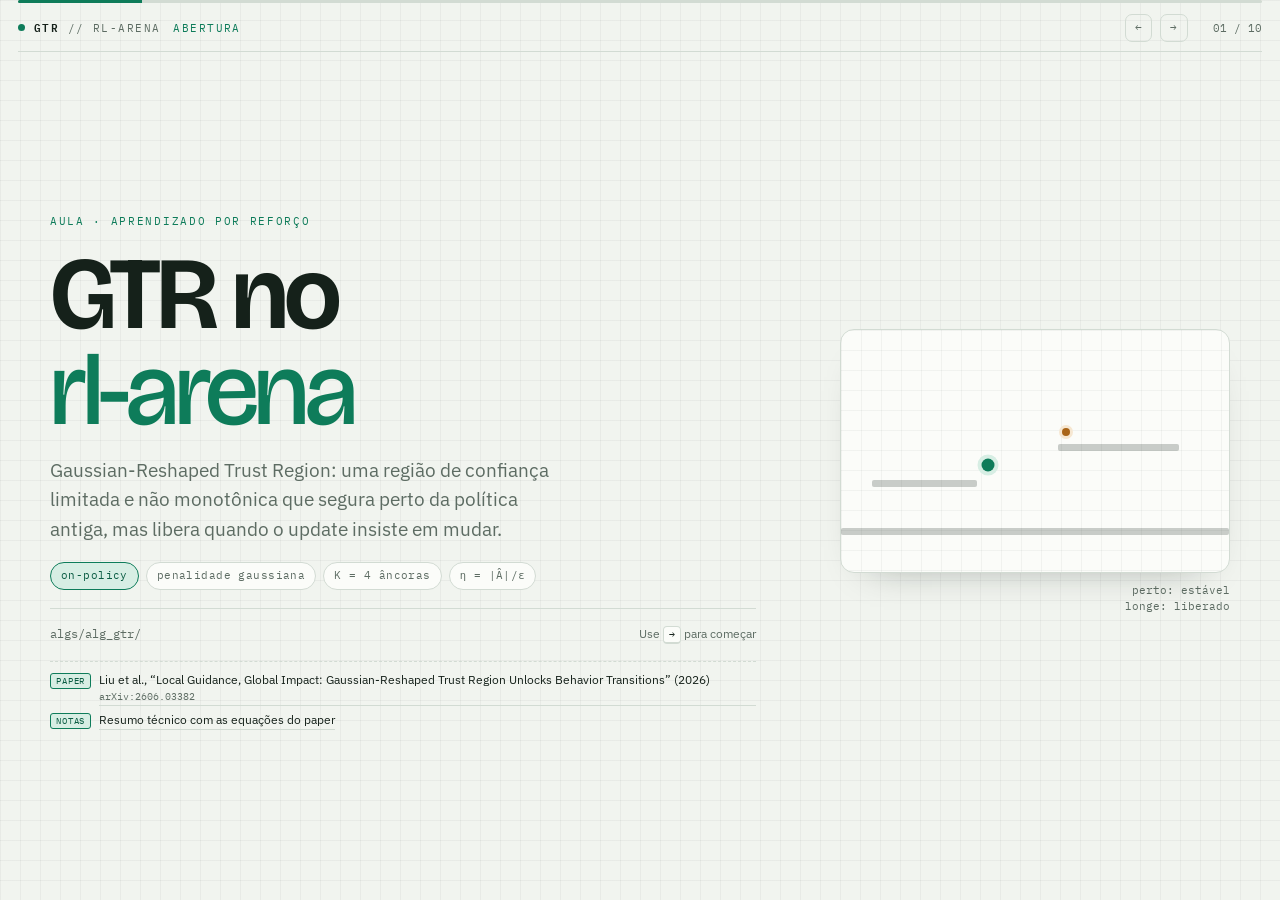
<file: arenas/seek_coin/docs/gtr-aula.html>
<!doctype html>
<html lang="pt-BR">
<head>
<meta charset="utf-8">
<meta name="viewport" content="width=device-width, initial-scale=1">
<title>GTR no rl-arena</title>
<link rel="preconnect" href="https://fonts.googleapis.com">
<link rel="preconnect" href="https://fonts.gstatic.com" crossorigin>
<link rel="stylesheet" href="https://fonts.googleapis.com/css2?family=Bricolage+Grotesque:opsz,wght@12..96,500;12..96,600;12..96,700&family=IBM+Plex+Mono:wght@400;500;600&family=IBM+Plex+Sans:wght@400;500;600&display=swap">
<link rel="stylesheet" href="aula.css">
</head>
<body>
<div class="app">
  <div class="progress" aria-hidden="true"><span id="progress-fill"></span></div>
  <header class="topbar">
    <div class="brand">
      <span class="dot"></span>
      <span><b>GTR</b> // rl-arena</span>
      <span class="sec-label" id="sec-label">abertura</span>
    </div>
    <div class="top-actions">
      <button class="tb" id="btn-prev" type="button">←</button>
      <button class="tb" id="btn-next" type="button">→</button>
      <span class="counter" id="counter">01 / 10</span>
    </div>
  </header>
  <main class="stage" id="stage">

    <section class="slide" id="slide-1" data-section="abertura" data-title="GTR no rl-arena">
      <div class="slide-inner">
        <div class="cover-wrap">
          <div class="cover-copy">
            <div class="eyebrow">aula · aprendizado por reforço</div>
            <h1 class="display">GTR no<br><span class="thin">rl-arena</span></h1>
            <p class="lede">Gaussian-Reshaped Trust Region: uma região de confiança limitada e não monotônica que segura perto da política antiga, mas libera quando o update insiste em mudar.</p>
            <div class="chips">
              <span class="chip green">on-policy</span>
              <span class="chip">penalidade gaussiana</span>
              <span class="chip">K = 4 âncoras</span>
              <span class="chip">η = |Â|/ε</span>
            </div>
            <div class="cover-foot">
              <span class="mono">algs/alg_gtr/</span>
              <span>Use <kbd>→</kbd> para começar</span>
            </div>
            <div class="cover-refs">
              <div class="ref"><span class="ref-tag">paper</span>
                <a href="https://arxiv.org/abs/2606.03382" target="_blank" rel="noopener">Liu et al., “Local Guidance, Global Impact: Gaussian-Reshaped Trust Region Unlocks Behavior Transitions” (2026) <span class="src">arXiv:2606.03382</span></a>
              </div>
              <div class="ref"><span class="ref-tag">notas</span>
                <a href="https://en.papernotes.org/NeurIPS2026/robotics/local_guidance_global_impact_gaussian_reshaped_trust_region_unlocks_behavio/" target="_blank" rel="noopener">Resumo técnico com as equações do paper</a>
              </div>
            </div>
          </div>
          <div class="cover-art" aria-hidden="true">
            <div class="mini-map">
              <span class="platform" style="left:0;top:82%;width:100%"></span>
              <span class="platform" style="left:8%;top:62%;width:27%"></span>
              <span class="platform" style="left:56%;top:47%;width:31%"></span>
              <span class="unit player" style="left:38%;top:56%"></span>
              <span class="unit coin" style="left:58%;top:42%"></span>
            </div>
            <span class="mini-caption">perto: estável<br>longe: liberado</span>
          </div>
        </div>
      </div>
    </section>

    <section class="slide" id="slide-2" data-section="estrutura" data-title="Três arquivos">
      <div class="slide-inner">
        <div>
          <div class="eyebrow">estrutura · contrato de agente</div>
          <h2 class="title">PPO + uma penalidade de confiança</h2>
        </div>
        <p class="lede">O GTR não substitui o PPO: soma um termo à perda. A rede, o buffer e o GAE são os do PPO; o novo é a penalidade gaussiana misturada entre épocas.</p>
        <div class="grid-3">
          <div class="card file-card">
            <div class="file-top"><span class="file-name">model.py</span><span class="file-lines">27 linhas</span></div>
            <p class="role"><b>Rede do PPO.</b> Ator categórico + crítico escalar, sem nenhuma mudança de arquitetura.</p>
            <span class="symbol">ActorCriticNetwork</span>
          </div>
          <div class="card file-card">
            <div class="file-top"><span class="file-name">rollout_buffer.py</span><span class="file-lines">50 linhas</span></div>
            <p class="role"><b>Fila on-policy.</b> Como o PPO: ordem, marca de episódio, sem amostragem.</p>
            <span class="symbol">add · mark_episode_end</span>
          </div>
          <div class="card file-card">
            <div class="file-top"><span class="file-name">agent.py</span><span class="file-lines">232 linhas</span></div>
            <p class="role"><b>O algoritmo.</b> Âncoras por época, penalidade gaussiana, η adaptativo e o surrogate recortado.</p>
            <span class="symbol">GTRAgent · gaussian_penalty</span>
          </div>
        </div>
        <div class="split">
          <div class="stack">
            <pre class="code"><span class="k">class</span> <span class="hl">GTRAgent</span>:
    algorithm = <span class="s">"gtr"</span>
    arch_version = <span class="s">"alg-gtr-v1"</span>
    on_policy = <span class="k">True</span>
    anchor_count = <span class="n">4</span>   <span class="c"># K do mixture anchor</span></pre>
          </div>
          <div class="stack">
            <div class="note"><span class="mark">→</span><span><b>Plug-and-play.</b> O paper descreve o GTR como um módulo para PPO, arquitetura-agnóstico. Aqui ele entra no PPO categórico do repo sem tocar na rede.</span></div>
            <div class="note warn"><span class="mark">!</span><span><b>K é escolha nossa.</b> O paper deixa K simbólico e o repositório oficial está anonimizado; o default 4 espelha o número de épocas do PPO do repo. Está documentado como reconstrução.</span></div>
          </div>
        </div>
      </div>
    </section>

    <section class="slide" id="slide-3" data-section="fundamentos" data-title="Por que não KL">
      <div class="slide-inner">
        <div>
          <div class="eyebrow">fundamentos · a crítica do paper</div>
          <h2 class="title">O problema de uma penalidade monotônica</h2>
        </div>
        <p class="lede">Regularizadores por divergência (KL, χ²) crescem quanto mais a política se afasta da referência. Isso segura o início do update, mas também impede mudanças grandes quando o ambiente exige uma transição de comportamento.</p>
        <div class="grid-2">
          <div class="card">
            <h3>KL / χ²</h3>
            <p>Penalidade monotônica: quanto maior o desvio, maior o custo. O gradiente cresce sempre na direção de voltar. Bom para estabilidade local, ruim para escapar de um modo estagnado.</p>
          </div>
          <div class="card">
            <h3>Gaussiana</h3>
            <p>Penalidade limitada e não monotônica no gradiente: forte perto de r=1, fraca para r→0 e para r grande. O update pode “insistir” e atravessar uma transição de comportamento.</p>
          </div>
        </div>
        <div class="note"><span class="mark">→</span><span><b>A troca.</b> O GTR preserva a estabilidade local do trust region e adiciona uma porta de saída: quando o sinal de vantagem é forte e persistente, a política não fica presa ao recorte do PPO.</span></div>
      </div>
    </section>

    <section class="slide" id="slide-4" data-section="fundamentos" data-title="A penalidade gaussiana">
      <div class="slide-inner">
        <div>
          <div class="eyebrow">fundamentos · o kernel</div>
          <h2 class="title">A forma gaussiana</h2>
        </div>
        <p class="lede">Para a razão <span class="mono">r = πθ(a|s)/π_ref(a|s)</span>, o GTR usa a antiderivada de um kernel gaussiano centrado em r=1. O valor é limitado por ½; o gradiente se anula nos extremos.</p>
        <div class="formula-wrap"><div class="formula">λ<sub>G</sub>(r) = r(r−1)·e<sup>−(r−1)²</sup>&nbsp;&nbsp;&nbsp;&nbsp;<span class="dim">derivada da penalidade</span><br>L<sub>G</sub>(r) = ½·(1 − e<sup>−(r−1)²</sup>)&nbsp;&nbsp;&nbsp;&nbsp;<span class="dim">0 ≤ L<sub>G</sub> &lt; ½</span></div></div>
        <div class="split">
          <div class="stack">
            <div class="table-wrap">
              <table>
                <thead><tr><th>r</th><th>L<sub>G</sub>(r)</th><th>λ<sub>G</sub>(r)</th></tr></thead>
                <tbody>
                  <tr><td class="mono">0</td><td class="mono">0,316</td><td class="mono">0</td></tr>
                  <tr><td class="mono">1</td><td class="mono">0</td><td class="mono">0</td></tr>
                  <tr><td class="mono">1,2</td><td class="mono">0,0198</td><td class="mono">0,231</td></tr>
                  <tr><td class="mono">2</td><td class="mono">0,316</td><td class="mono">0,368</td></tr>
                  <tr><td class="mono">3</td><td class="mono">0,491</td><td class="mono">0,0005</td></tr>
                  <tr><td class="mono">→∞</td><td class="mono">0,5</td><td class="mono">0</td></tr>
                </tbody>
              </table>
            </div>
          </div>
          <div class="stack">
            <div class="note"><span class="mark">1±ε</span><span><b>Trust region local.</b> Perto de r=1, λ<sub>G</sub>(r)/r ≈ ±ε: o comportamento de primeira ordem é o de uma região de confiança.</span></div>
            <div class="note warn"><span class="mark">0</span><span><b>Esquecimento.</b> Para r→0 (a política deixou de escolher a ação), o gradiente tende a zero: a penalidade não puxa de volta.</span></div>
            <div class="note loss"><span class="mark">∞</span><span><b>Liberação.</b> Para r grande, a exponencial mata o gradiente: o update pode insistir na mudança de modo.</span></div>
          </div>
        </div>
      </div>
    </section>

    <section class="slide" id="slide-5" data-section="âncoras" data-title="Mixture Gaussian Anchor">
      <div class="slide-inner">
        <div>
          <div class="eyebrow">âncoras · mistura de referências</div>
          <h2 class="title">Mais de uma referência, com peso de importância</h2>
        </div>
        <p class="lede">Usar só a política de comportamento μ fica obsoleto depois de várias épocas. O mixture anchor agrega K políticas recentes, cada uma pesada por <span class="mono">π_i/μ</span>.</p>
        <div class="formula-wrap"><div class="formula">L<sub>Mix</sub> = (1/K) Σ<sub>i=1</sub><sup>K</sup> [ π<sub>i</sub>(a|s)/μ(a|s) · ½(1 − e<sup>−(πθ/π<sub>i</sub> − 1)²</sup>) ]<br><span class="dim">π<sub>1</sub> = μ; π<sub>i</sub> = política no início da época i</span></div></div>
        <div class="split">
          <div class="stack">
            <div class="code-label">algs/alg_gtr/agent.py</div>
            <pre class="code"><span class="k">def</span> <span class="hl">gaussian_penalty</span>(current_log_probs, anchor_log_probs,
                     behavior_log_probs, log_clamp=<span class="n">20.0</span>):
    total = torch.zeros_like(current_log_probs)
    <span class="k">for</span> anchor <span class="k">in</span> anchor_log_probs:
        r_anchor = torch.exp(
            (anchor - behavior_log_probs).clamp(-log_clamp, log_clamp))
        r_current = torch.exp(
            (current_log_probs - anchor).clamp(-log_clamp, log_clamp))
        total += r_anchor * <span class="n">0.5</span> * (
            <span class="n">1.0</span> - torch.exp(-(r_current - <span class="n">1.0</span>) ** <span class="n">2</span>))
    <span class="k">return</span> total / len(anchor_log_probs)</pre>
          </div>
          <div class="stack">
            <div class="note"><span class="mark">K</span><span><b>Por que várias?</b> A referência única envelhece; agregar as políticas recentes reduz a variância do termo de confiança sob alto reuso de dados.</span></div>
            <div class="note warn"><span class="mark">!</span><span><b>O que é guardado.</b> Só os log-probs das ações amostradas em cada início de época — vetores de tamanho do rollout, não K cópias da rede.</span></div>
            <div class="note loss"><span class="mark">−</span><span><b>Clamp logarítmico.</b> As razões são calculadas em log e recortadas em ±20 antes do exp. É uma proteção numérica nossa, não está no paper.</span></div>
          </div>
        </div>
      </div>
    </section>

    <section class="slide" id="slide-6" data-section="perda" data-title="A perda GTR">
      <div class="slide-inner">
        <div>
          <div class="eyebrow">perda · η adaptativo</div>
          <h2 class="title">A perda completa</h2>
        </div>
        <p class="lede">O surrogate recortado do PPO continua; a penalidade entra com um coeficiente por amostra proporcional ao módulo da vantagem. Updates com vantagem forte pagam mais confiança local.</p>
        <div class="formula-wrap"><div class="formula">L<sub>GTR</sub> = E[ −min(r·Â, clip(r,1−ε,1+ε)·Â) + <span class="amber">η·L<sub>Mix</sub></span> ]<br>η = |Â| / ε&nbsp;&nbsp;&nbsp;&nbsp;<span class="dim">ε = 0,2</span></div></div>
        <div class="split">
          <div class="stack">
            <pre class="code">policy_loss = -torch.min(unclipped, clipped).mean()
mix = gaussian_penalty(
    log_probs, [anchor[idx] <span class="k">for</span> anchor <span class="k">in</span> anchors],
    old_log_probs[idx])
eta = adv.abs().detach() / self.clip
gtr_loss = (eta * mix).mean()
value_loss = mse_loss(values, returns[idx])
loss = (policy_loss + gtr_loss
        + value_coef * value_loss - entropy_coef * entropy)</pre>
          </div>
          <div class="stack">
            <div class="note"><span class="mark">η</span><span><b>Por amostra.</b> Não é um escalar do lote: cada transição tem o seu η, calculado com a vantagem normalizada daquela amostra.</span></div>
            <div class="note warn"><span class="mark">!</span><span><b>O resto é PPO.</b> MSE do crítico, entropia 0,01 e grad clip 10 são os defaults do PPO do repo, não os do paper (que usa grad clip 0,5 no setup de controle).</span></div>
            <div class="note loss"><span class="mark">−</span><span><b>Gradiente da penalidade.</b> Vem do autograd da forma fechada; não há um termo separado no ator. A mistura é uma perda, não um filtro de ações.</span></div>
          </div>
        </div>
      </div>
    </section>

    <section class="slide" id="slide-7" data-section="implementação" data-title="Âncoras na prática">
      <div class="slide-inner">
        <div>
          <div class="eyebrow">implementação · o loop de épocas</div>
          <h2 class="title">Como as âncoras são coletadas</h2>
        </div>
        <ol class="list">
          <li><span class="bullet"></span><span><b>Antes da época 0:</b> <span class="mono">anchors = [old_log_probs]</span> — π₁ = μ, a política de comportamento.</span></li>
          <li><span class="bullet blue"></span><span><b>No início de cada época &gt; 0:</b> um forward <span class="mono">no_grad</span> sobre o rollout inteiro produz os log-probs da política naquele instante; ele vira a próxima âncora.</span></li>
          <li><span class="bullet amber"></span><span><b>Limite K:</b> <span class="mono">if len(anchors) &gt; anchor_count: anchors.pop(0)</span>. Com 4 épocas e K=4, todas ficam.</span></li>
          <li><span class="bullet red"></span><span><b>Dentro dos minibatches:</b> cada âncora é indexada pelo mesmo <span class="mono">idx</span> das amostras, alinhada à ação tomada.</span></li>
        </ol>
        <div class="split">
          <div class="stack">
            <pre class="code">anchors = [old_log_probs.detach()]
<span class="k">for</span> epoch <span class="k">in</span> range(self.epochs):
    <span class="k">if</span> epoch &gt; <span class="n">0</span>:
        anchors.append(self._action_log_probs(s, a))
        <span class="k">if</span> len(anchors) &gt; self.anchor_count:
            anchors.pop(<span class="n">0</span>)
    ...
    mix = gaussian_penalty(log_probs,
                           [anchor[idx] <span class="k">for</span> anchor <span class="k">in</span> anchors],
                           old_log_probs[idx])</pre>
          </div>
          <div class="stack">
            <div class="note"><span class="mark">!</span><span><b>Por que não guardar redes?</b> A penalidade só precisa da probabilidade da ação amostrada sob cada âncora. Um vetor por época basta e mantém o custo de memória em O(K·T).</span></div>
            <div class="note warn"><span class="mark">→</span><span><b>π₁ é μ mesmo com <span class="mono">--overlap</span>.</b> Se o coletor gravou log-probs defasados, <span class="mono">old_log_probs</span> vem do buffer e representa a política de comportamento correta.</span></div>
          </div>
        </div>
      </div>
    </section>

    <section class="slide" id="slide-8" data-section="hiperparâmetros" data-title="Hiperparâmetros">
      <div class="slide-inner">
        <div>
          <div class="eyebrow">hiperparâmetros · defaults</div>
          <h2 class="title">Hiperparâmetros</h2>
        </div>
        <div class="table-wrap">
          <table>
            <thead><tr><th>Parâmetro</th><th>Default</th><th>Onde</th><th>Efeito</th></tr></thead>
            <tbody>
              <tr><td class="mono">anchor_count (K)</td><td class="mono">4</td><td class="mono">agent.py</td><td>Referências no mixture anchor.</td></tr>
              <tr><td class="mono">epsilon (ε)</td><td class="mono">0,2</td><td class="mono">agent.py</td><td>Recorte do PPO e denominador de η.</td></tr>
              <tr><td class="mono">lr</td><td class="mono">3e-4</td><td class="mono">agent.py</td><td>Adam; <span class="mono">--lr</span> sobrescreve.</td></tr>
              <tr><td class="mono">rollout_steps</td><td class="mono">1024</td><td class="mono">agent.py</td><td>Horizonte de coleta.</td></tr>
              <tr><td class="mono">epochs</td><td class="mono">4</td><td class="mono">agent.py</td><td>Épocas de minibatches.</td></tr>
              <tr><td class="mono">gae_lambda</td><td class="mono">0,95</td><td class="mono">agent.py</td><td>GAE.</td></tr>
              <tr><td class="mono">value_coef</td><td class="mono">0,5</td><td class="mono">agent.py</td><td>Perda do crítico.</td></tr>
              <tr><td class="mono">entropy_coef</td><td class="mono">0,01</td><td class="mono">agent.py</td><td>Exploração por entropia.</td></tr>
              <tr><td class="mono">max_grad_norm</td><td class="mono">10,0</td><td class="mono">agent.py</td><td>Clip do gradiente.</td></tr>
              <tr><td class="mono">log_clamp</td><td class="mono">±20</td><td class="mono">agent.py</td><td>Estabilidade das razões.</td></tr>
            </tbody>
          </table>
        </div>
        <div class="note"><span class="mark">→</span><span><b>Setup do paper.</b> lr 3e-4, γ=0,99, λ=0,95 e ε=0,2 coincidem com os defaults do agente; o paper não fixa K nem um coeficiente global extra.</span></div>
      </div>
    </section>

    <section class="slide" id="slide-9" data-section="fidelidade" data-title="Fidelidade e limites">
      <div class="slide-inner">
        <div>
          <div class="eyebrow">fidelidade · o que é reconstrução</div>
          <h2 class="title">Fidelidade e limites do port</h2>
        </div>
        <div class="grid-2">
          <div class="card">
            <h3>Fiel ao paper</h3>
            <p>Penalidade <span class="mono">½(1−e^{−(r−1)²})</span>; mixture anchor <span class="mono">(1/K)Σ π_i/μ·penalidade</span>; η = |Â|/ε; surrogate recortado do PPO; K políticas de época com π₁=μ.</p>
          </div>
          <div class="card">
            <h3>Reconstrução</h3>
            <p>O paper não dá K numérico nem detalha como armazenar as âncoras. O repositório oficial está anonimizado e não foi possível inspecionar o código. K=4 e o armazenamento por log-probs são escolhas deste port.</p>
          </div>
        </div>
        <div class="split">
          <div class="stack">
            <div class="note warn"><span class="mark">!</span><span><b>Sem verificação cruzada.</b> Diferente do AES (cujo CleanRL oficial foi lido), o GTR foi implementado a partir das equações e notas do paper. Trate os defaults como ponto de partida, não como réplica oficial.</span></div>
            <div class="note loss"><span class="mark">−</span><span><b>O que não está aqui.</b> O paper avalia LLM post-training com GRPO; este port cobre só o caso de controle com PPO categórico.</span></div>
          </div>
          <div class="stack">
            <div class="spec"><span class="num">8</span><span class="unit">testes em test_gtr.py</span></div>
            <div class="note"><span class="mark">→</span><span><b>Cobertura.</b> Valores e limites da penalidade, gradiente finito nos extremos, média ponderada das âncoras, update do agente e round-trip de checkpoint.</span></div>
          </div>
        </div>
      </div>
    </section>

    <section class="slide" id="slide-10" data-section="prática" data-title="Rodando e a fila">
      <div class="slide-inner">
        <div>
          <div class="eyebrow">prática · comandos e fila</div>
          <h2 class="title">Rodando e a fila</h2>
        </div>
        <div class="split">
          <div class="stack">
            <pre class="code"><span class="c"># GTR no nível 2</span>
python train.py --arena seek_coin --level 2 \
    --alg gtr --opponent rule --episodes 1000000 \
    --lr 3e-4 --batch-size 256 \
    --frame-stack 4 --frame-skip 3 --seed 7 \
    --checkpoint-dir checkpoints/overnight_l2/gtr \
    --tensorboard --run-name overnight_l2_gtr --stats

python evaluate.py --arena seek_coin \
    --checkpoint checkpoints/overnight_l2/gtr/best.pt</pre>
          </div>
          <div class="stack">
            <div class="note"><span class="mark">→</span><span><b>Fila.</b> Roda depois do <b>ppo_aes</b>, no script <span class="mono">train_aes_gtr_level2_queue.sh</span>: 5h25 cada. Log em <span class="mono">logs/overnight_l2/gtr.log</span>.</span></div>
            <div class="note warn"><span class="mark">!</span><span><b>O que monitorar.</b> <span class="mono">last_penalty</span> (atributo do agente) mostra a magnitude da penalidade no último minibatch. Se ela dominar a perda, reduza K ou reavalie η.</span></div>
            <div class="note loss"><span class="mark">−</span><span><b>Retomada.</b> Pesos, Adam e contadores são restaurados; âncoras, buffer e RNG não. O GTR não guarda estado extra no checkpoint.</span></div>
          </div>
        </div>
      </div>
    </section>

  </main>
</div>
<script src="aula.js"></script>
</body>
</html>
</file>
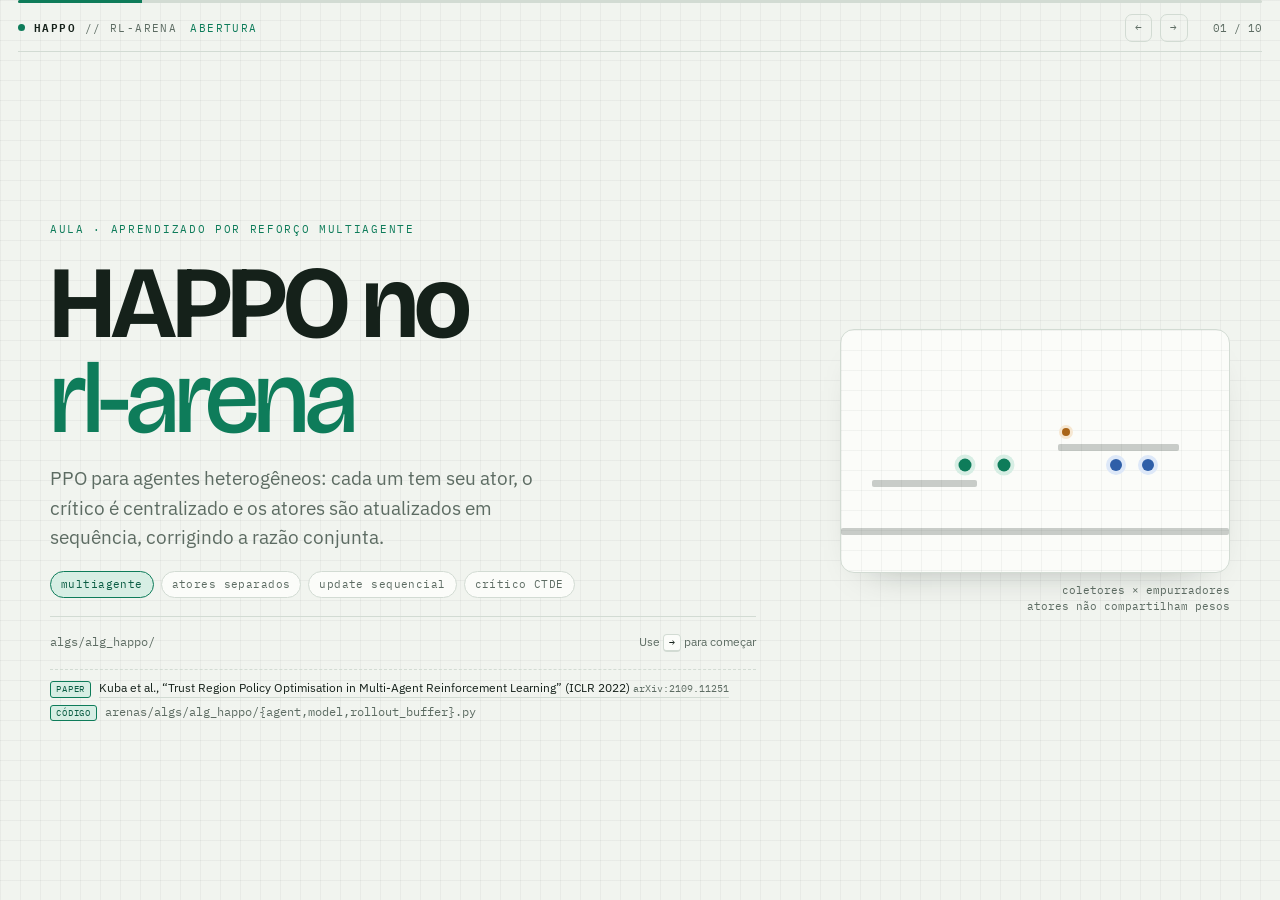
<file: arenas/seek_coin/docs/happo-aula.html>
<!doctype html>
<html lang="pt-BR">
<head>
<meta charset="utf-8">
<meta name="viewport" content="width=device-width, initial-scale=1">
<title>HAPPO no rl-arena</title>
<link rel="preconnect" href="https://fonts.googleapis.com">
<link rel="preconnect" href="https://fonts.gstatic.com" crossorigin>
<link rel="stylesheet" href="https://fonts.googleapis.com/css2?family=Bricolage+Grotesque:opsz,wght@12..96,500;12..96,600;12..96,700&family=IBM+Plex+Mono:wght@400;500;600&family=IBM+Plex+Sans:wght@400;500;600&display=swap">
<link rel="stylesheet" href="aula.css">
</head>
<body>
<div class="app">
  <div class="progress" aria-hidden="true"><span id="progress-fill"></span></div>
  <header class="topbar">
    <div class="brand">
      <span class="dot"></span>
      <span><b>HAPPO</b> // rl-arena</span>
      <span class="sec-label" id="sec-label">abertura</span>
    </div>
    <div class="top-actions">
      <button class="tb" id="btn-prev" type="button">←</button>
      <button class="tb" id="btn-next" type="button">→</button>
      <span class="counter" id="counter">01 / 10</span>
    </div>
  </header>
  <main class="stage" id="stage">

    <section class="slide" id="slide-1" data-section="abertura" data-title="HAPPO no rl-arena">
      <div class="slide-inner">
        <div class="cover-wrap">
          <div class="cover-copy">
            <div class="eyebrow">aula · aprendizado por reforço multiagente</div>
            <h1 class="display">HAPPO no<br><span class="thin">rl-arena</span></h1>
            <p class="lede">PPO para agentes heterogêneos: cada um tem seu ator, o crítico é centralizado e os atores são atualizados em sequência, corrigindo a razão conjunta.</p>
            <div class="chips">
              <span class="chip green">multiagente</span>
              <span class="chip">atores separados</span>
              <span class="chip">update sequencial</span>
              <span class="chip">crítico CTDE</span>
            </div>
            <div class="cover-foot">
              <span class="mono">algs/alg_happo/</span>
              <span>Use <kbd>→</kbd> para começar</span>
            </div>
            <div class="cover-refs">
              <div class="ref"><span class="ref-tag">paper</span>
                <a href="https://arxiv.org/abs/2109.11251" target="_blank" rel="noopener">Kuba et al., “Trust Region Policy Optimisation in Multi-Agent Reinforcement Learning” (ICLR 2022) <span class="src">arXiv:2109.11251</span></a>
              </div>
              <div class="ref"><span class="ref-tag">código</span>
                <span class="mono">arenas/algs/alg_happo/{agent,model,rollout_buffer}.py</span>
              </div>
            </div>
          </div>
          <div class="cover-art" aria-hidden="true">
            <div class="mini-map">
              <span class="platform" style="left:0;top:82%;width:100%"></span>
              <span class="platform" style="left:8%;top:62%;width:27%"></span>
              <span class="platform" style="left:56%;top:47%;width:31%"></span>
              <span class="unit player" style="left:32%;top:56%"></span>
              <span class="unit player" style="left:42%;top:56%"></span>
              <span class="unit opponent" style="left:71%;top:56%"></span>
              <span class="unit opponent" style="left:79%;top:56%"></span>
              <span class="unit coin" style="left:58%;top:42%"></span>
            </div>
            <span class="mini-caption">coletores × empurradores<br>atores não compartilham pesos</span>
          </div>
        </div>
      </div>
    </section>

    <section class="slide" id="slide-2" data-section="motivação" data-title="Por que heterogêneo">
      <div class="slide-inner">
        <div>
          <div class="eyebrow">motivação · quebra da simetria</div>
          <h2 class="title">Quando os agentes não são intercambiáveis</h2>
        </div>
        <p class="lede">O IPPO e o MAPPO compartilham uma política entre agentes. O HAPPO parte do cenário oposto: metade dos times só coleta, a outra metade só empurra — os espaços de ação efetivos são diferentes.</p>
        <div class="grid-3">
          <div class="card">
            <h3>IPPO</h3>
            <p>Uma rede para todos; crítico local. Simples e amostra-eficiente quando o papel é o mesmo.</p>
          </div>
          <div class="card">
            <h3>MAPPO</h3>
            <p>Ator compartilhado + crítico centralizado. A execução continua local, mas o ator ainda assume papéis simétricos.</p>
          </div>
          <div class="card">
            <h3>HAPPO</h3>
            <p>Um ator por agente + crítico centralizado. O update sequencial preserva a validade da razão de política sob a nova política dos agentes anteriores.</p>
          </div>
        </div>
        <div class="split">
          <div class="stack">
            <div class="code-label">algs/alg_happo/agent.py</div>
            <pre class="code"><span class="k">class</span> <span class="hl">HAPPOAgent</span>:
    algorithm = <span class="s">"happo"</span>
    arch_version = <span class="s">"alg-happo-v1"</span>
    on_policy = <span class="k">True</span>
    multi_agent = <span class="k">True</span>
    accepts_roles = <span class="k">True</span></pre>
          </div>
          <div class="stack">
            <div class="note"><span class="mark">→</span><span><b>Por que não compartilhar?</b> Com um ator compartilhado, atualizar o agente i muda também as razões dos agentes j que usam a mesma rede. O HAPPO elimina esse acoplamento por construção.</span></div>
            <div class="note warn"><span class="mark">!</span><span><b>Custo.</b> N atores = N CNNs. O crítico é um só; o update é sequencial, então o tempo de treino cresce com o número de agentes.</span></div>
          </div>
        </div>
      </div>
    </section>

    <section class="slide" id="slide-3" data-section="redes" data-title="Atores e crítico">
      <div class="slide-inner">
        <div>
          <div class="eyebrow">redes · atores locais + crítico centralizado</div>
          <h2 class="title">Atores locais, crítico com visão global</h2>
        </div>
        <p class="lede">Cada ator vê só a própria observação. O crítico vê as features de todos os agentes no mesmo passo mais um one-hot de quem está sendo avaliado — e só existe no treino (CTDE).</p>
        <div class="split">
          <div class="stack">
            <div class="card">
              <h3>Ator i</h3>
              <p>CNN do repo → 1280 features → MLP 128 → logits. Parâmetros independentes por agente. Na execução, só ele é necessário.</p>
            </div>
            <div class="card">
              <h3>Crítico centralizado</h3>
              <p>Uma CNN compartilhada entre as linhas extrai as features de cada agente. A MLP final recebe <span class="mono">n_agents × 1280 + n_agents</span> (features conjuntas + one-hot) e devolve um V por agente.</p>
            </div>
            <div class="note"><span class="mark">→</span><span><b>Por que um V por agente?</b> Cada agente tem o seu retorno e a sua vantagem; o crítico centralizado só compartilha a representação do estado conjunto. O GAE é calculado por agente.</span></div>
          </div>
          <div class="stack">
            <div class="spec"><span class="num">N × CNN</span><span class="unit">atores independentes</span></div>
            <div class="spec"><span class="num">1 CNN</span><span class="unit">crítico compartilhado entre linhas</span></div>
            <div class="code-label">alg_happo/model.py</div>
            <pre class="code"><span class="k">class</span> <span class="hl">HAPPONetwork</span>(nn.Module):
    actors = nn.ModuleList([
        ActorNetwork(input_shape, n_actions)
        <span class="k">for</span> _ <span class="k">in</span> range(n_agents)])
    critic = CentralizedCritic(input_shape, n_agents)</pre>
          </div>
        </div>
      </div>
    </section>

    <section class="slide" id="slide-4" data-section="update" data-title="Update sequencial">
      <div class="slide-inner">
        <div>
          <div class="eyebrow">update · o coração do HAPPO</div>
          <h2 class="title">Atualizar em ordem, corrigindo a razão</h2>
        </div>
        <p class="lede">Para o agente <span class="mono">i</span>, a razão de política é multiplicada pelo produto acumulado das razões dos agentes já atualizados. Esse fator corrige a vantagem conjunta decomposta sob a nova política dos anteriores.</p>
        <div class="formula-wrap"><div class="formula">M<sub>i</sub> = Π<sub>j&lt;i</sub> π<sub>j,novo</sub>(a<sub>j</sub>|o<sub>j</sub>) / π<sub>j,velho</sub>(a<sub>j</sub>|o<sub>j</sub>)<br>razão usada = [π<sub>i,novo</sub>(a<sub>i</sub>|o<sub>i</sub>) / π<sub>i,velho</sub>(a<sub>i</sub>|o<sub>i</sub>)] · M<sub>i</sub></div></div>
        <ol class="list">
          <li><span class="bullet"></span><span><b>Congela</b> log-probs antigos por agente (em blocos de <span class="mono">eval_chunk_steps=64</span>).</span></li>
          <li><span class="bullet blue"></span><span><b>GAE por agente</b> com os valores centralizados e vantagens normalizadas no conjunto.</span></li>
          <li><span class="bullet amber"></span><span><b>Crítico primeiro:</b> <span class="mono">epochs</span> de minibatches contra os retornos do GAE.</span></li>
          <li><span class="bullet red"></span><span><b>Atores em ordem:</b> para cada i, <span class="mono">epochs</span> de minibatches com <span class="mono">ratio × ratio_pre</span>; depois recalcula a razão do agente i e a acumula em <span class="mono">ratio_pre</span>, sem gradiente.</span></li>
        </ol>
        <div class="note warn"><span class="mark">!</span><span><b>Ordem importa.</b> O <span class="mono">ratio_pre</span> é zerado no começo de cada update e atualizado após cada ator. Os agentes anteriores já estão congelados naquele momento, por isso o recálculo pode ser <span class="mono">no_grad</span>.</span></div>
      </div>
    </section>

    <section class="slide" id="slide-5" data-section="papéis" data-title="Papéis e máscaras">
      <div class="slide-inner">
        <div>
          <div class="eyebrow">papéis · coletores e empurradores</div>
          <h2 class="title">Máscaras de ação por papel</h2>
        </div>
        <p class="lede">O cenário do seek_coin declara papéis. Coletores não podem empurrar: as ações <span class="mono">PUSH_LEFT</span>/<span class="mono">PUSH_RIGHT</span> recebem logit <span class="mono">−1e9</span> antes da categórica, então nunca são amostradas nem entram na perda.</p>
        <div class="split">
          <div class="stack">
            <pre class="code">masks = torch.ones(n_agents, n_actions, dtype=<span class="k">bool</span>)
<span class="k">for</span> i, role <span class="k">in</span> enumerate(self.agent_roles):
    <span class="k">if</span> role == COLLECTOR_ROLE:
        masks[i, PUSH_LEFT] = <span class="k">False</span>
        masks[i, PUSH_RIGHT] = <span class="k">False</span>

<span class="k">def</span> <span class="hl">_masked_logits</span>(self, logits, agent_index):
    <span class="k">if not</span> self._has_action_mask:
        <span class="k">return</span> logits
    <span class="k">return</span> logits.masked_fill(
        ~self.action_masks[agent_index], <span class="n">-1e9</span>)</pre>
          </div>
          <div class="stack">
            <div class="note"><span class="mark">→</span><span><b>Defesa em profundidade.</b> O ambiente também converte empurrões de coletores em <span class="mono">STOP</span>, caso uma ação inválida chegue por outro caminho.</span></div>
            <div class="note warn"><span class="mark">!</span><span><b>Papéis no construtor.</b> <span class="mono">agent_roles</span> é opcional; sem ele, todas as ações são permitidas e o HAPPO se comporta como um MAPPO com atores separados. <span class="mono">ArenaConfig.agent_roles</span> agora é preenchido pela CLI: <span class="mono">--scenario collectors-vs-pushers --teams K</span> (time par) monta o cenário, grava os papéis no checkpoint e passa <span class="mono">agent_roles</span> ao HAPPO; <span class="mono">evaluate.py</span>/<span class="mono">play.py</span> reconstroem os papéis da config.</span></div>
            <div class="note loss"><span class="mark">−</span><span><b>Máscara só no ator.</b> O crítico continua vendo o estado conjunto inteiro; a máscara não reduz a observação, só a política.</span></div>
          </div>
        </div>
      </div>
    </section>

    <section class="slide" id="slide-6" data-section="buffer" data-title="Buffer por passo conjunto">
      <div class="slide-inner">
        <div>
          <div class="eyebrow">memória · buffer indexado por passo</div>
          <h2 class="title">Um registro por passo conjunto</h2>
        </div>
        <p class="lede">O buffer guarda as transições de todos os agentes no mesmo passo, como no MAPPO. O update usa matrizes <span class="mono">(T, n_agents)</span> para recompensa, valor, terminal e fim de episódio.</p>
        <div class="split">
          <div class="stack">
            <div class="code-label">alg_happo/rollout_buffer.py</div>
            <pre class="code"><span class="c"># add_transition(i, s, a, r, ns, terminated)</span>
<span class="c"># acumula por agente até todos contribuírem</span>
<span class="c"># e então fecha o passo conjunto</span>
self.buffer.add(agent_index, state, action, reward,
                next_state, terminated, log_prob)

<span class="c"># as_arrays() → dict com</span>
<span class="c"># states (T, N, C, H, W), actions (T, N),</span>
<span class="c"># rewards (T, N), terminated (T, N), ...</span></pre>
          </div>
          <div class="stack">
            <div class="note"><span class="mark">→</span><span><b>Por que não um buffer por agente?</b> O crítico centralizado precisa das observações de todos no mesmo instante. O rollout é commitado só quando todos os agentes escreveram no passo.</span></div>
            <div class="note warn"><span class="mark">!</span><span><b>Coleta.</b> Todos os agentes decidem uma vez por <span class="mono">env.step</span>; a ação é mantida nos <span class="mono">frame_skip</span> substeps. O <span class="mono">end_episode</span> marca a fronteira para todos.</span></div>
          </div>
        </div>
      </div>
    </section>

    <section class="slide" id="slide-7" data-section="hiperparâmetros" data-title="Hiperparâmetros">
      <div class="slide-inner">
        <div>
          <div class="eyebrow">hiperparâmetros · defaults</div>
          <h2 class="title">Hiperparâmetros</h2>
        </div>
        <div class="table-wrap">
          <table>
            <thead><tr><th>Parâmetro</th><th>Default</th><th>Onde</th><th>Efeito</th></tr></thead>
            <tbody>
              <tr><td class="mono">lr</td><td class="mono">2,5e-4</td><td class="mono">agent.py:75</td><td>Adam para o container inteiro.</td></tr>
              <tr><td class="mono">rollout_steps</td><td class="mono">1024</td><td class="mono">agent.py:76</td><td>Passos conjuntos por update.</td></tr>
              <tr><td class="mono">epochs</td><td class="mono">4</td><td class="mono">agent.py:77</td><td>Épocas do crítico e de cada ator.</td></tr>
              <tr><td class="mono">clip</td><td class="mono">0,2</td><td class="mono">agent.py:78</td><td>Recorte da razão corrigida.</td></tr>
              <tr><td class="mono">gae_lambda</td><td class="mono">0,95</td><td class="mono">agent.py:78</td><td>GAE por agente.</td></tr>
              <tr><td class="mono">value_coef</td><td class="mono">0,5</td><td class="mono">agent.py:79</td><td>Peso da perda do crítico.</td></tr>
              <tr><td class="mono">entropy_coef</td><td class="mono">0,01</td><td class="mono">agent.py:79</td><td>Exploração dos atores.</td></tr>
              <tr><td class="mono">max_grad_norm</td><td class="mono">10,0</td><td class="mono">agent.py:80</td><td>Clip por ator/crítico.</td></tr>
              <tr><td class="mono">value_clip</td><td class="mono">None</td><td class="mono">agent.py:81</td><td>Clip opcional do valor (desligado).</td></tr>
              <tr><td class="mono">eval_chunk_steps</td><td class="mono">64</td><td class="mono">agent.py:82</td><td>Bloco da avaliação sem gradiente.</td></tr>
              <tr><td class="mono">batch_size</td><td class="mono">64 (CLI)</td><td class="mono">train.py</td><td>Minibatch conjunto; passos por lote = batch/N.</td></tr>
            </tbody>
          </table>
        </div>
        <div class="note"><span class="mark">→</span><span><b>Um otimizador só.</b> O Adam cobre todos os parâmetros; cada update zera o gradiente e faz backward apenas com a perda do ator corrente, então o passo toca só aquele ator. O crítico é atualizado em uma fase separada.</span></div>
      </div>
    </section>

    <section class="slide" id="slide-8" data-section="integração" data-title="Treino e avaliação">
      <div class="slide-inner">
        <div>
          <div class="eyebrow">integração · CLI multiagente</div>
          <h2 class="title">Treino, avaliação e play</h2>
        </div>
        <div class="split">
          <div class="stack">
            <pre class="code"><span class="c"># todos contra todos, 4 agentes</span>
python train.py --arena seek_coin --alg happo \
    --agents 4 --scenario all-vs-all \
    --checkpoint-dir checkpoints/happo4

<span class="c"># dois times de dois</span>
python train.py --arena seek_coin --alg happo \
    --agents 4 --scenario teams --teams 2 \
    --checkpoint-dir checkpoints/happo_teams

<span class="c"># times mistos: 1 coletor + 1 empurrador por time</span>
python train.py --arena seek_coin --alg happo \
    --agents 4 --scenario collectors-vs-pushers --teams 2 \
    --checkpoint-dir checkpoints/happo_roles

<span class="c"># espectador e duelo</span>
python play.py --arena seek_coin \
    --checkpoint checkpoints/happo_teams/best.pt
python arenas/seek_coin/scripts/duel_ppo_happo.py \
    --ppo-checkpoint ... --happo-checkpoint ...</pre>
          </div>
          <div class="stack">
            <div class="note"><span class="mark">→</span><span><b>Mesmo ambiente.</b> Com <span class="mono">multi_agent=True</span>, o train.py monta um <span class="mono">Scenario</span> e usa <span class="mono">ArenaMultiEnv</span>; o cenário vai para a config e não pode mudar na retomada.</span></div>
            <div class="note warn"><span class="mark">!</span><span><b>Avaliação.</b> <span class="mono">evaluate.py</span> detecta <span class="mono">n_agents &gt; 1</span> e grava uma linha por agente. O <span class="mono">play.py</span> entra em modo espectador; <span class="mono">--player human --human-agent N</span> permite controlar um agente.</span></div>
            <div class="note loss"><span class="mark">−</span><span><b>Limite da primeira versão.</b> <span class="mono">--envs &gt; 1</span>, <span class="mono">--overlap</span> e adversários baseline misturados são recusados no multiagente.</span></div>
          </div>
        </div>
      </div>
    </section>

    <section class="slide" id="slide-9" data-section="prática" data-title="Rodando na prática">
      <div class="slide-inner">
        <div>
          <div class="eyebrow">prática · comandos</div>
          <h2 class="title">Rodando na prática</h2>
        </div>
        <div class="grid-2">
          <div class="stack">
            <pre class="code"><span class="c"># nível 2, 4 agentes, com TensorBoard</span>
python train.py --arena seek_coin --level 2 \
    --alg happo --agents 4 --scenario all-vs-all \
    --episodes 300 --tensorboard --stats

<span class="c"># avaliar o checkpoint</span>
python evaluate.py --arena seek_coin \
    --checkpoint checkpoints/happo4/best.pt --episodes 10</pre>
          </div>
          <div class="stack">
            <div class="note"><span class="mark">→</span><span><b>Saídas.</b> <span class="mono">checkpoints/&lt;dir&gt;/best.pt</span> e <span class="mono">latest.pt</span>; <span class="mono">logs/training.csv</span> com médias por agente; TensorBoard com <span class="mono">train/team&lt;t&gt;/*</span>.</span></div>
            <div class="note warn"><span class="mark">!</span><span><b>Custo.</b> Cada época de ator é um loop separado. Com 4 agentes, o update é ~4× mais caro que um MAPPO com a mesma coleta — o preço da heterogeneidade.</span></div>
          </div>
        </div>
      </div>
    </section>

    <section class="slide" id="slide-10" data-section="fechamento" data-title="Trade-offs">
      <div class="slide-inner">
        <div>
          <div class="eyebrow">fechamento · trade-offs</div>
          <h2 class="title">Quando vale o HAPPO</h2>
        </div>
        <div class="grid-2">
          <div class="stack">
            <div class="card">
              <h3>Ganha</h3>
              <p>Papéis diferentes cabem em atores diferentes, sem forçar uma política compartilhada a representar comportamentos conflitantes. O update sequencial mantém a teoria do trust region multiagente.</p>
            </div>
            <div class="card">
              <h3>Limita</h3>
              <p>N atores e update sequencial: mais parâmetros, mais tempo e mais memória. Sem papéis configurados, boa parte da vantagem sobre o MAPPO desaparece.</p>
            </div>
          </div>
          <div class="stack">
            <div class="note"><span class="mark">→</span><span><b>Para levar.</b> HAPPO = atores independentes + crítico centralizado + atualização sequencial com <span class="mono">M_i = Π_{j&lt;i} razão_j</span>. A máscara de papel é uma camada extra, não o núcleo.</span></div>
            <div class="note warn"><span class="mark">!</span><span><b>Compare com IPPO/MAPPO</b> (<span class="mono">ippo-aula.html</span>, <span class="mono">mappo-aula.html</span>) no mesmo cenário e seed. Se não há papéis, o HAPPO tende a pagar o custo sem o benefício.</span></div>
          </div>
        </div>
      </div>
    </section>

  </main>
</div>
<script src="aula.js"></script>
</body>
</html>
</file>
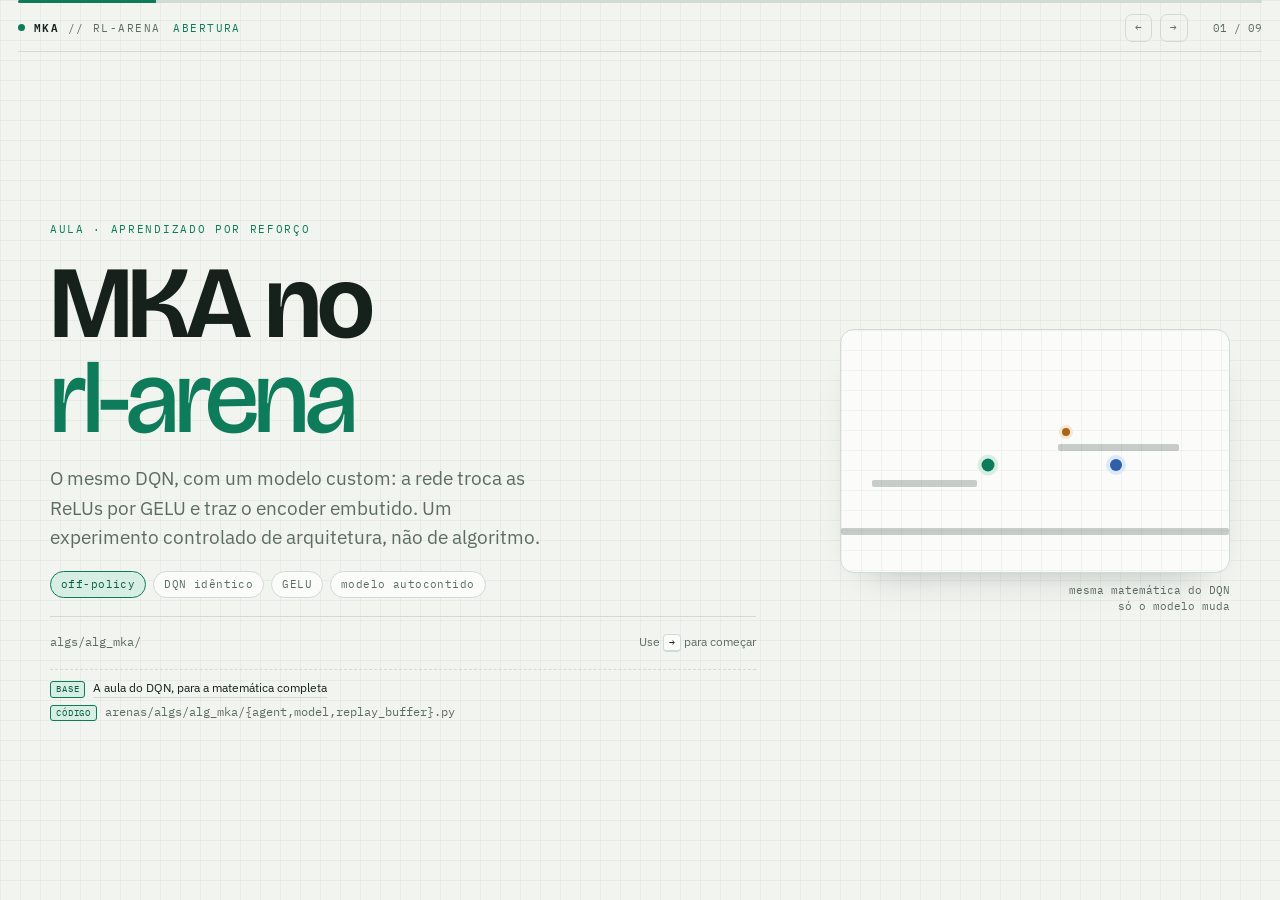
<file: arenas/seek_coin/docs/mka-aula.html>
<!doctype html>
<html lang="pt-BR">
<head>
<meta charset="utf-8">
<meta name="viewport" content="width=device-width, initial-scale=1">
<title>MKA no rl-arena</title>
<link rel="preconnect" href="https://fonts.googleapis.com">
<link rel="preconnect" href="https://fonts.gstatic.com" crossorigin>
<link rel="stylesheet" href="https://fonts.googleapis.com/css2?family=Bricolage+Grotesque:opsz,wght@12..96,500;12..96,600;12..96,700&family=IBM+Plex+Mono:wght@400;500;600&family=IBM+Plex+Sans:wght@400;500;600&display=swap">
<link rel="stylesheet" href="aula.css">
</head>
<body>
<div class="app">
  <div class="progress" aria-hidden="true"><span id="progress-fill"></span></div>
  <header class="topbar">
    <div class="brand">
      <span class="dot"></span>
      <span><b>MKA</b> // rl-arena</span>
      <span class="sec-label" id="sec-label">abertura</span>
    </div>
    <div class="top-actions">
      <button class="tb" id="btn-prev" type="button">←</button>
      <button class="tb" id="btn-next" type="button">→</button>
      <span class="counter" id="counter">01 / 9</span>
    </div>
  </header>
  <main class="stage" id="stage">

    <section class="slide" id="slide-1" data-section="abertura" data-title="MKA no rl-arena">
      <div class="slide-inner">
        <div class="cover-wrap">
          <div class="cover-copy">
            <div class="eyebrow">aula · aprendizado por reforço</div>
            <h1 class="display">MKA no<br><span class="thin">rl-arena</span></h1>
            <p class="lede">O mesmo DQN, com um modelo custom: a rede troca as ReLUs por GELU e traz o encoder embutido. Um experimento controlado de arquitetura, não de algoritmo.</p>
            <div class="chips">
              <span class="chip green">off-policy</span>
              <span class="chip">DQN idêntico</span>
              <span class="chip">GELU</span>
              <span class="chip">modelo autocontido</span>
            </div>
            <div class="cover-foot">
              <span class="mono">algs/alg_mka/</span>
              <span>Use <kbd>→</kbd> para começar</span>
            </div>
            <div class="cover-refs">
              <div class="ref"><span class="ref-tag">base</span>
                <a href="dqn-aula.html">A aula do DQN, para a matemática completa</a>
              </div>
              <div class="ref"><span class="ref-tag">código</span>
                <span class="mono">arenas/algs/alg_mka/{agent,model,replay_buffer}.py</span>
              </div>
            </div>
          </div>
          <div class="cover-art" aria-hidden="true">
            <div class="mini-map">
              <span class="platform" style="left:0;top:82%;width:100%"></span>
              <span class="platform" style="left:8%;top:62%;width:27%"></span>
              <span class="platform" style="left:56%;top:47%;width:31%"></span>
              <span class="unit player" style="left:38%;top:56%"></span>
              <span class="unit opponent" style="left:71%;top:56%"></span>
              <span class="unit coin" style="left:58%;top:42%"></span>
            </div>
            <span class="mini-caption">mesma matemática do DQN<br>só o modelo muda</span>
          </div>
        </div>
      </div>
    </section>

    <section class="slide" id="slide-2" data-section="estrutura" data-title="O que é o MKA">
      <div class="slide-inner">
        <div>
          <div class="eyebrow">estrutura · um DQN de laboratório</div>
          <h2 class="title">MKA é o DQN com outro modelo</h2>
        </div>
        <p class="lede">O agente é uma cópia fiel do <span class="mono">alg_dqn</span>: mesmo alvo de TD, mesmo replay uniforme, mesmo C=1000, mesmo ε-greedy. A única diferença está em <span class="mono">model.py</span>.</p>
        <div class="grid-3">
          <div class="card file-card">
            <div class="file-top"><span class="file-name">model.py</span><span class="file-lines">29 linhas</span></div>
            <p class="role"><b>Custom.</b> Três convoluções com <b>GELU</b>, encoder embutido (sem <span class="mono">build_encoder</span>) e cabeça 128 → n_actions.</p>
            <span class="symbol">QNetwork.forward → Q(s, ·)</span>
          </div>
          <div class="card file-card">
            <div class="file-top"><span class="file-name">replay_buffer.py</span><span class="file-lines">42 linhas</span></div>
            <p class="role"><b>Replay uniforme.</b> Deque de 50 mil, sem máscaras de ação (diferente do DQN).</p>
            <span class="symbol">add · add_batch · sample</span>
          </div>
          <div class="card file-card">
            <div class="file-top"><span class="file-name">agent.py</span><span class="file-lines">116 linhas</span></div>
            <p class="role"><b>DQN completo.</b> <span class="mono">td_target</span>, SmoothL1, target dura a cada C, eps-greedy.</p>
            <span class="symbol">MKAAgent</span>
          </div>
        </div>
        <div class="split">
          <div class="stack">
            <pre class="code"><span class="k">class</span> <span class="hl">MKAAgent</span>:
    algorithm = <span class="s">"mka"</span>
    arch_version = <span class="s">"alg-mka-v1"</span>
    C = <span class="n">1000</span>
    <span class="c"># off-policy, igual ao alg_dqn</span></pre>
          </div>
          <div class="stack">
            <div class="note"><span class="mark">→</span><span><b>Por que existe?</b> Para comparar arquiteturas mantendo o algoritmo constante. Rodar <span class="mono">dqn</span> e <span class="mono">mka</span> com a mesma seed isola o efeito do modelo.</span></div>
            <div class="note warn"><span class="mark">!</span><span><b>Não confunda.</b> O MKA não é um algoritmo novo na literatura: é um braço de experimento do repo. Toda a teoria está em <span class="mono">dqn-aula.html</span>.</span></div>
          </div>
        </div>
      </div>
    </section>

    <section class="slide" id="slide-3" data-section="modelo" data-title="O modelo custom">
      <div class="slide-inner">
        <div>
          <div class="eyebrow">modelo · GELU e encoder embutido</div>
          <h2 class="title">O modelo custom</h2>
        </div>
        <p class="lede">As convoluções são as mesmas do encoder do repo (5×5/s2, 3×3/s2, 3×3/s1), mas a ativação é <b>GELU</b> em vez de ReLU e o modelo não aceita vetor <span class="mono">(N,)</span>: ele assume imagem <span class="mono">(C, H, W)</span>.</p>
        <div class="formula-wrap"><div class="formula">GELU(x) = x · Φ(x)&nbsp;&nbsp;&nbsp;&nbsp;<span class="dim">Φ = CDF da Normal padrão; suaviza o “joelho” da ReLU</span></div></div>
        <div class="split">
          <div class="stack">
            <div class="code-label">algs/alg_mka/model.py</div>
            <pre class="code">self.features = nn.Sequential(
    nn.Conv2d(c, <span class="n">16</span>, <span class="n">5</span>, stride=<span class="n">2</span>, padding=<span class="n">2</span>),
    nn.<span class="hl">GELU</span>(),
    nn.Conv2d(<span class="n">16</span>, <span class="n">32</span>, <span class="n">3</span>, stride=<span class="n">2</span>, padding=<span class="n">1</span>),
    nn.<span class="hl">GELU</span>(),
    nn.Conv2d(<span class="n">32</span>, <span class="n">32</span>, <span class="n">3</span>, stride=<span class="n">1</span>, padding=<span class="n">1</span>),
    nn.<span class="hl">GELU</span>(),
    nn.Flatten(),
)
n = self.features(torch.zeros(<span class="n">1</span>, c, h, w)).shape[<span class="n">1</span>]
self.head = nn.Sequential(
    nn.Linear(n, <span class="n">128</span>), nn.ReLU(), nn.Linear(<span class="n">128</span>, n_actions))</pre>
          </div>
          <div class="stack">
            <div class="note"><span class="mark">→</span><span><b>Diferença real.</b> GELU é suave e permite gradientes pequenos para entradas negativas; ReLU zera. Em redes rasas, o efeito costuma ser modesto — o experimento existe para medir isso.</span></div>
            <div class="note warn"><span class="mark">!</span><span><b>Mesmos pesos.</b> A contagem de parâmetros é idêntica à do DQN: 344.743 com 5 canais e 350.743 com frame stack 4.</span></div>
            <div class="note loss"><span class="mark">−</span><span><b>Cuidado.</b> O modelo não usa o encoder compartilhado <span class="mono">algs/encoders.py</span>; duplicar mudanças lá não afeta o MKA.</span></div>
          </div>
        </div>
      </div>
    </section>

    <section class="slide" id="slide-4" data-section="algoritmo" data-title="O algoritmo não muda">
      <div class="slide-inner">
        <div>
          <div class="eyebrow">algoritmo · DQN de ponta a ponta</div>
          <h2 class="title">O algoritmo é o DQN, sem cortes</h2>
        </div>
        <div class="split">
          <div class="stack">
            <div class="formula-wrap"><div class="formula">y = r + γ(1−terminal)·max<sub>a′</sub> Q<sub>target</sub>(s′, a′)<br>L = SmoothL1(Q<sub>online</sub>(s, a), y)</div></div>
            <div class="code-label">agent.py — a mesma rotina</div>
            <pre class="code">q = self.online(s).gather(<span class="n">1</span>, a).squeeze(<span class="n">1</span>)
<span class="k">with</span> torch.no_grad():
    next_q = self.target(ns).max(dim=<span class="n">1</span>).values
    target = td_target(r, next_q, term, self.gamma)
loss = self.loss_fn(q, target)
...
<span class="k">if</span> self.steps % self.C == <span class="n">0</span>:
    self.target.load_state_dict(self.online.state_dict())</pre>
          </div>
          <div class="stack">
            <div class="list">
              <li><span class="bullet"></span><span><b>Replay uniforme</b> de 50 mil transições.</span></li>
              <li><span class="bullet blue"></span><span><b>Alvo congelado</b> sincronizado a cada C=1000 updates.</span></li>
              <li><span class="bullet amber"></span><span><b>ε-greedy</b> com decay por passo (<span class="mono">0,9995</span>) e piso <span class="mono">0,05</span>; a rampa do train.py prevalece.</span></li>
              <li><span class="bullet red"></span><span><b>SmoothL1</b> e gradiente clipado em norma 10.</span></li>
            </div>
            <div class="note warn"><span class="mark">!</span><span><b>O que falta em relação ao DQN.</b> O MKA não implementa máscara de ações no <span class="mono">act</span> nem no alvo; no risk, isso pode superestimar ações ilegais. No seek_coin não há máscara.</span></div>
          </div>
        </div>
      </div>
    </section>

    <section class="slide" id="slide-5" data-section="comparação" data-title="MKA × DQN">
      <div class="slide-inner">
        <div>
          <div class="eyebrow">comparação · o que muda</div>
          <h2 class="title">MKA × DQN, lado a lado</h2>
        </div>
        <div class="table-wrap">
          <table>
            <thead><tr><th>Aspecto</th><th>DQN</th><th>MKA</th></tr></thead>
            <tbody>
              <tr><td>Ativação</td><td>ReLU</td><td><b>GELU</b></td></tr>
              <tr><td>Encoder</td><td><span class="mono">build_encoder</span> (CNN ou MLP)</td><td>convoluções embutidas (só imagem)</td></tr>
              <tr><td>Máscara de ações</td><td>sim (<span class="mono">action_mask</span>)</td><td>não</td></tr>
              <tr><td>Alvo de TD</td><td><span class="mono">r + γ(1−term)max Q′</span></td><td>igual</td></tr>
              <tr><td>Replay</td><td>uniforme, 50 mil</td><td>uniforme, 50 mil</td></tr>
              <tr><td>Target dura</td><td>C=1000</td><td>C=1000</td></tr>
              <tr><td>Parâmetros</td><td>344.743 (5 canais)</td><td>344.743 (5 canais)</td></tr>
              <tr><td>Contrato de checkpoint</td><td><span class="mono">alg-dqn-v1</span></td><td><span class="mono">alg-mka-v1</span></td></tr>
            </tbody>
          </table>
        </div>
        <div class="note"><span class="mark">→</span><span><b>Experimento controlado.</b> Mesmo <span class="mono">--seed</span>, mesmo <span class="mono">frame_stack</span>/<span class="mono">frame_skip</span>, mesmo número de episódios. A única variável é o modelo.</span></div>
      </div>
    </section>

    <section class="slide" id="slide-6" data-section="hiperparâmetros" data-title="Hiperparâmetros">
      <div class="slide-inner">
        <div>
          <div class="eyebrow">hiperparâmetros · defaults</div>
          <h2 class="title">Hiperparâmetros</h2>
        </div>
        <div class="table-wrap">
          <table>
            <thead><tr><th>Parâmetro</th><th>Default</th><th>Onde</th><th>Efeito</th></tr></thead>
            <tbody>
              <tr><td class="mono">lr</td><td class="mono">1e-3</td><td class="mono">agent.py</td><td>Adam; <span class="mono">--lr</span> sobrescreve.</td></tr>
              <tr><td class="mono">gamma</td><td class="mono">0,99</td><td class="mono">agent.py</td><td>Desconto.</td></tr>
              <tr><td class="mono">epsilon</td><td class="mono">1 → 0,05</td><td class="mono">agent.py</td><td>Exploração ε-greedy.</td></tr>
              <tr><td class="mono">batch_size</td><td class="mono">64</td><td class="mono">CLI</td><td>Amostras por update.</td></tr>
              <tr><td class="mono">buffer_size</td><td class="mono">50.000</td><td class="mono">agent.py</td><td>Capacidade do replay.</td></tr>
              <tr><td class="mono">C</td><td class="mono">1000</td><td class="mono">agent.py</td><td>Sync da target.</td></tr>
              <tr><td class="mono">warmup</td><td class="mono">0 (CLI: 1000)</td><td class="mono">agent.py</td><td>Transições antes do 1º update.</td></tr>
              <tr><td class="mono">max_grad_norm</td><td class="mono">10,0</td><td class="mono">agent.py</td><td>Clip do gradiente.</td></tr>
            </tbody>
          </table>
        </div>
      </div>
    </section>

    <section class="slide" id="slide-7" data-section="prática" data-title="Rodando na prática">
      <div class="slide-inner">
        <div>
          <div class="eyebrow">prática · comandos</div>
          <h2 class="title">Rodando na prática</h2>
        </div>
        <div class="split">
          <div class="stack">
            <pre class="code"><span class="c"># MKA no mapa histórico</span>
python train.py --arena seek_coin --alg mka --episodes 300

<span class="c"># nível 2 (areia/gelo)</span>
python train.py --arena seek_coin --level 2 \
    --alg mka --episodes 300 --stats

<span class="c"># avaliar</span>
python evaluate.py --arena seek_coin \
    --checkpoint checkpoints/best.pt --episodes 20</pre>
          </div>
          <div class="stack">
            <div class="note"><span class="mark">→</span><span><b>Mesmas saídas.</b> <span class="mono">checkpoints/best.pt</span>/<span class="mono">latest.pt</span>, <span class="mono">logs/training.csv</span> e <span class="mono">logs/evaluation.csv</span>. O checkpoint guarda <span class="mono">algorithm="mka"</span> e <span class="mono">arch_version="alg-mka-v1"</span>.</span></div>
            <div class="note warn"><span class="mark">!</span><span><b>Sem GPU? Tudo bem.</b> O modelo é pequeno; o treino roda em CPU, mas confira <span class="mono">device=cuda</span>/<span class="mono">cpu</span> no início do log.</span></div>
          </div>
        </div>
      </div>
    </section>

    <section class="slide" id="slide-8" data-section="leitura" data-title="Como ler o experimento">
      <div class="slide-inner">
        <div>
          <div class="eyebrow">leitura · protocolo</div>
          <h2 class="title">Como ler o experimento MKA × DQN</h2>
        </div>
        <div class="grid-2">
          <div class="card">
            <h3>Compare curvas, não um ponto</h3>
            <p>Use <span class="mono">--tensorboard</span> e a mesma seed. A pergunta não é “quem coleta mais moedas no episódio 300?”, mas se a curva do MKA sobe mais cedo ou satura mais alto.</p>
          </div>
          <div class="card">
            <h3>Controle o resto</h3>
            <p>Mantenha <span class="mono">--episodes</span>, <span class="mono">--frame-stack</span>, <span class="mono">--frame-skip</span>, <span class="mono">--learn-every</span> e <span class="mono">--batch-size</span>. Sem isso, a comparação mistura arquitetura com orçamento de treino.</p>
          </div>
        </div>
        <div class="note warn"><span class="mark">!</span><span><b>Variância alta.</b> Redes pequenas em jogos de plataforma com recompensa esparsa oscilam. Rode pelo menos 3 seeds por variante antes de concluir qualquer coisa.</span></div>
      </div>
    </section>

    <section class="slide" id="slide-9" data-section="fechamento" data-title="Para levar">
      <div class="slide-inner">
        <div>
          <div class="eyebrow">fechamento · resumo</div>
          <h2 class="title">Para levar</h2>
        </div>
        <div class="grid-2">
          <div class="stack">
            <div class="note"><span class="mark">1</span><span><b>Algoritmo.</b> DQN completo: alvo de TD com target dura (C=1000), replay uniforme, ε-greedy, SmoothL1 e grad clip 10.</span></div>
            <div class="note"><span class="mark">2</span><span><b>Modelo.</b> CNN com GELU e encoder embutido; mesma contagem de parâmetros do DQN, só imagem.</span></div>
            <div class="note"><span class="mark">3</span><span><b>Uso.</b> Braço de experimento controlado: compare com <span class="mono">--alg dqn</span> e a mesma seed.</span></div>
          </div>
          <div class="stack">
            <div class="note warn"><span class="mark">!</span><span><b>O que não esperar.</b> Uma melhoria garantida. O MKA existe para medir, não para afirmar que GELU é melhor.</span></div>
            <div class="note loss"><span class="mark">→</span><span><b>Se o MKA ganhar.</b> A pergunta seguinte é se o ganho vem da ativação ou de detalhes do encoder. Isole: troque só a ativação no encoder do DQN e repita.</span></div>
          </div>
        </div>
      </div>
    </section>

  </main>
</div>
<script src="aula.js"></script>
</body>
</html>
</file>
<file: arenas/seek_coin/docs/aula.css>
/* ---------------------------------------------------------------
     Plano de design
     Cor: papel frio esverdeado, tinta quase preta, verde de política,
          azul de valor, âmbar de recompensa, vermelho de perda.
     Tipo: Bricolage Grotesque (títulos), IBM Plex Sans (corpo),
           IBM Plex Mono (dados, fórmulas, código).
     Layout: palco único de slides; trilha de progresso; grade de 20 px
             lembrando a célula do mapa.
     --------------------------------------------------------------- */
  :root {
    --bg: #f1f4ef;
    --grid: rgba(21, 33, 26, 0.045);
    --surface: #fbfcf9;
    --surface-2: #e6ece4;
    --ink: #15211a;
    --muted: #5d6c63;
    --line: #d2dbd3;
    --accent: #0e7c5a;
    --accent-strong: #0a5c43;
    --accent-soft: #d7eee4;
    --value: #2f5fa8;
    --value-soft: #dde8f8;
    --reward: #a96518;
    --reward-soft: #f6e7d1;
    --loss: #b23b32;
    --loss-soft: #f6dfdc;
    --code-bg: #101b15;
    --code-fg: #dce8e0;
    --code-dim: #7e9788;
    --code-key: #6fd6a8;
    --code-str: #e8b271;
    --code-num: #9bc2f0;
    --font-display: "Bricolage Grotesque", "IBM Plex Sans", system-ui, sans-serif;
    --font-body: "IBM Plex Sans", system-ui, -apple-system, sans-serif;
    --font-mono: "IBM Plex Mono", ui-monospace, SFMono-Regular, Menlo, monospace;
  }

  @media (prefers-color-scheme: dark) {
    :root:not([data-theme="light"]) {
      --bg: #0d1612;
      --grid: rgba(232, 239, 233, 0.05);
      --surface: #14211b;
      --surface-2: #1d2d25;
      --ink: #e8efe9;
      --muted: #9aaEA3;
      --line: #2a3b32;
      --accent: #57d3a3;
      --accent-strong: #8be8c4;
      --accent-soft: #163a2c;
      --value: #8db4f5;
      --value-soft: #1b2d4c;
      --reward: #e9a45b;
      --reward-soft: #3c2a16;
      --loss: #f08379;
      --loss-soft: #3b1d1a;
      --code-bg: #08110c;
      color-scheme: dark;
    }
  }

  :root[data-theme="dark"] {
    --bg: #0d1612;
    --grid: rgba(232, 239, 233, 0.05);
    --surface: #14211b;
    --surface-2: #1d2d25;
    --ink: #e8efe9;
    --muted: #9aaEA3;
    --line: #2a3b32;
    --accent: #57d3a3;
    --accent-strong: #8be8c4;
    --accent-soft: #163a2c;
    --value: #8db4f5;
    --value-soft: #1b2d4c;
    --reward: #e9a45b;
    --reward-soft: #3c2a16;
    --loss: #f08379;
    --loss-soft: #3b1d1a;
    --code-bg: #08110c;
    color-scheme: dark;
  }

  * { box-sizing: border-box; }
  html, body { height: 100%; }
  body {
    margin: 0;
    overflow: hidden;
    background-color: var(--bg);
    background-image:
      linear-gradient(to right, var(--grid) 1px, transparent 1px),
      linear-gradient(to bottom, var(--grid) 1px, transparent 1px);
    background-size: 20px 20px;
    color: var(--ink);
    font-family: var(--font-body);
    font-size: 15px;
    line-height: 1.5;
    -webkit-font-smoothing: antialiased;
  }
  button, input, select { font: inherit; color: inherit; }
  button { cursor: pointer; }
  p { margin: 0; }
  h1, h2, h3 { margin: 0; text-wrap: balance; }
  a { color: var(--accent); }
  button:focus-visible, a:focus-visible, input:focus-visible, select:focus-visible, [tabindex]:focus-visible {
    outline: 2px solid var(--accent);
    outline-offset: 3px;
    border-radius: 4px;
  }
  .slide:focus, .slide:focus-visible, .stage:focus, .stage:focus-visible { outline: none; }
  ::selection { background: var(--accent-soft); color: var(--ink); }

  .app {
    height: 100%;
    display: grid;
    grid-template-rows: 3px auto minmax(0, 1fr) auto;
    padding-left: max(18px, env(safe-area-inset-left, 0px));
    padding-right: max(18px, env(safe-area-inset-right, 0px));
  }
  .progress { background: var(--line); border-radius: 99px; overflow: hidden; }
  .progress span { display: block; height: 100%; width: 0; background: var(--accent); transition: width .35s ease; }

  .topbar {
    display: flex;
    align-items: center;
    justify-content: space-between;
    gap: 16px;
    padding-block: 11px 9px;
    border-bottom: 1px solid var(--line);
  }
  .brand {
    display: flex;
    align-items: center;
    gap: 9px;
    min-width: 0;
    font-family: var(--font-mono);
    font-size: 11px;
    letter-spacing: .13em;
    text-transform: uppercase;
    color: var(--muted);
    white-space: nowrap;
  }
  .brand b { color: var(--ink); font-weight: 600; }
  .dot { width: 7px; height: 7px; border-radius: 50%; background: var(--accent); flex: none; }
  .sec-label { color: var(--accent); padding-left: 4px; }
  .top-actions { display: flex; align-items: center; gap: 8px; }
  .tb {
    background: transparent;
    border: 1px solid var(--line);
    color: var(--muted);
    border-radius: 7px;
    padding: 5px 9px;
    font-family: var(--font-mono);
    font-size: 10.5px;
    letter-spacing: .05em;
    text-transform: uppercase;
    white-space: nowrap;
    transition: color .15s ease, border-color .15s ease;
  }
  .tb:hover { color: var(--ink); border-color: var(--accent); }
  .counter {
    font-family: var(--font-mono);
    font-size: 11px;
    color: var(--muted);
    font-variant-numeric: tabular-nums;
    min-width: 66px;
    text-align: right;
  }

  .stage { position: relative; min-height: 0; }
  .slide {
    position: absolute;
    inset: 0;
    overflow-y: auto;
    overflow-x: hidden;
    padding-block: clamp(18px, 3.4vh, 34px) clamp(16px, 3vh, 30px);
    scrollbar-width: thin;
  }
  .slide[hidden] { display: none !important; }
  .slide.active { animation: enter .32s ease both; }
  @keyframes enter { from { opacity: 0; transform: translateY(7px); } to { opacity: 1; transform: none; } }
  .slide-inner {
    width: 100%;
    max-width: 1180px;
    min-height: 100%;
    margin: 0 auto;
    display: flex;
    flex-direction: column;
    gap: clamp(14px, 2.4vh, 26px);
  }
  .slide-inner > * { min-width: 0; }

  .eyebrow {
    font-family: var(--font-mono);
    font-size: 10.5px;
    letter-spacing: .16em;
    text-transform: uppercase;
    color: var(--accent);
  }
  .title {
    font-family: var(--font-display);
    font-weight: 640;
    font-size: clamp(28px, 3.6vw, 47px);
    line-height: 1.04;
    letter-spacing: -.022em;
    max-width: 25ch;
  }
  .lede {
    color: var(--muted);
    font-size: clamp(14px, 1.2vw, 16.5px);
    line-height: 1.55;
    max-width: 68ch;
  }
  .display {
    font-family: var(--font-display);
    font-weight: 650;
    font-size: clamp(46px, 8vw, 106px);
    line-height: .93;
    letter-spacing: -.04em;
  }
  .display .thin { color: var(--accent); font-weight: 500; }
  .mono { font-family: var(--font-mono); }
  .muted { color: var(--muted); }
  .accent { color: var(--accent); }

  .cover-wrap {
    flex: 1;
    display: grid;
    grid-template-columns: minmax(0, 1.25fr) minmax(0, .75fr);
    gap: clamp(20px, 4vw, 56px);
    align-items: center;
    padding-block: 8px 20px;
  }
  .cover-copy { display: flex; flex-direction: column; gap: 18px; min-width: 0; }
  .cover-copy .lede { font-size: clamp(15px, 1.5vw, 19px); max-width: 46ch; }
  .chips { display: flex; flex-wrap: wrap; gap: 7px; }
  .chip {
    font-family: var(--font-mono);
    font-size: 10.5px;
    letter-spacing: .04em;
    color: var(--muted);
    background: var(--surface);
    border: 1px solid var(--line);
    border-radius: 999px;
    padding: 5px 10px;
    white-space: nowrap;
  }
  .chip.green { color: var(--accent-strong); border-color: var(--accent); background: var(--accent-soft); }
  .cover-foot {
    display: flex;
    align-items: center;
    justify-content: space-between;
    gap: 14px;
    flex-wrap: wrap;
    padding-top: 16px;
    border-top: 1px solid var(--line);
    font-size: 12px;
    color: var(--muted);
  }
  .cover-refs {
    display: flex;
    flex-direction: column;
    gap: 6px;
    padding-top: 10px;
    border-top: 1px dashed var(--line);
  }
  .cover-refs .ref {
    display: flex;
    align-items: baseline;
    gap: 8px;
    font-size: 11.5px;
    line-height: 1.45;
    color: var(--muted);
  }
  .cover-refs .ref-tag {
    flex: none;
    font-family: var(--font-mono);
    font-size: 8.5px;
    letter-spacing: .1em;
    text-transform: uppercase;
    color: var(--accent-strong);
    background: var(--accent-soft);
    border: 1px solid var(--accent);
    border-radius: 3px;
    padding: 1px 5px;
  }
  .cover-refs a {
    color: var(--ink);
    text-decoration: none;
    border-bottom: 1px solid var(--line);
    overflow-wrap: anywhere;
  }
  .cover-refs a:hover { color: var(--accent-strong); border-bottom-color: var(--accent); }
  .cover-refs .src {
    font-family: var(--font-mono);
    font-size: 10px;
    color: var(--muted);
  }
  kbd {
    font-family: var(--font-mono);
    font-size: 10px;
    color: var(--ink);
    background: var(--surface);
    border: 1px solid var(--line);
    border-bottom-width: 2px;
    border-radius: 4px;
    padding: 1px 5px;
  }
  .cover-art { display: flex; flex-direction: column; gap: 10px; min-width: 0; }
  .mini-map {
    position: relative;
    width: 100%;
    max-width: 390px;
    aspect-ratio: 16 / 10;
    margin-left: auto;
    border: 1px solid var(--line);
    border-radius: 14px;
    background-color: var(--surface);
    background-image:
      linear-gradient(to right, var(--grid) 1px, transparent 1px),
      linear-gradient(to bottom, var(--grid) 1px, transparent 1px);
    background-size: 20px 20px;
    overflow: hidden;
    box-shadow: 0 18px 40px -30px rgba(10, 25, 18, .45);
  }
  .mini-map .platform {
    position: absolute;
    height: 7px;
    border-radius: 2px;
    background: var(--ink);
    opacity: .22;
  }
  .mini-map .unit { position: absolute; border-radius: 50%; transform: translate(-50%, -50%); }
  .mini-map .unit.player { width: 13px; height: 13px; background: var(--accent); box-shadow: 0 0 0 4px var(--accent-soft); }
  .mini-map .unit.opponent { width: 12px; height: 12px; background: var(--value); box-shadow: 0 0 0 4px var(--value-soft); }
  .mini-map .unit.coin { width: 8px; height: 8px; background: var(--reward); box-shadow: 0 0 0 3px var(--reward-soft); }
  .mini-caption {
    margin-left: auto;
    font-family: var(--font-mono);
    font-size: 10.5px;
    color: var(--muted);
    text-align: right;
  }

  .grid-2 { display: grid; grid-template-columns: repeat(2, minmax(0, 1fr)); gap: clamp(14px, 2.2vw, 26px); align-items: start; }
  .grid-3 { display: grid; grid-template-columns: repeat(3, minmax(0, 1fr)); gap: clamp(12px, 1.6vw, 18px); }
  .grid-2 > *, .grid-3 > * { min-width: 0; }
  .stack { display: flex; flex-direction: column; gap: 14px; min-width: 0; }
  .stack.tight { gap: 9px; }
  .split { display: grid; grid-template-columns: minmax(0, 1.15fr) minmax(0, .85fr); gap: clamp(14px, 2.2vw, 26px); align-items: start; }
  .split > * { min-width: 0; }
  .gae-layout { grid-template-columns: minmax(260px, .78fr) minmax(0, 1.22fr); }

  .card {
    background: var(--surface);
    border: 1px solid var(--line);
    border-radius: 13px;
    padding: clamp(14px, 1.8vw, 20px);
    min-width: 0;
  }
  .card h3 {
    font-family: var(--font-display);
    font-weight: 600;
    font-size: 17px;
    letter-spacing: -.01em;
    line-height: 1.2;
    margin-bottom: 7px;
  }
  .card p { font-size: 13.5px; line-height: 1.5; color: var(--muted); }
  .file-card { display: flex; flex-direction: column; gap: 8px; }
  .file-top { display: flex; align-items: baseline; justify-content: space-between; gap: 10px; }
  .file-name { font-family: var(--font-mono); font-size: 13px; color: var(--ink); font-weight: 500; word-break: break-word; }
  .file-lines { font-family: var(--font-mono); font-size: 10.5px; color: var(--muted); white-space: nowrap; }
  .file-card .role { font-size: 13px; color: var(--muted); line-height: 1.5; }
  .file-card .symbol { font-family: var(--font-mono); font-size: 10.5px; color: var(--accent); }

  .note {
    display: flex;
    gap: 11px;
    align-items: flex-start;
    padding: 10px 14px;
    background: var(--accent-soft);
    border-radius: 9px;
    font-size: 13px;
    line-height: 1.5;
    color: var(--ink);
  }
  .note .mark { font-family: var(--font-mono); color: var(--accent-strong); font-weight: 600; flex: none; }
  .note.warn { background: var(--reward-soft); }
  .note.warn .mark { color: var(--reward); }
  .note.loss { background: var(--loss-soft); }
  .note.loss .mark { color: var(--loss); }
  .note code { font-family: var(--font-mono); font-size: .94em; }

  .list { list-style: none; margin: 0; padding: 0; display: flex; flex-direction: column; gap: 9px; }
  .list li { display: flex; gap: 10px; align-items: flex-start; font-size: 13.5px; line-height: 1.5; }
  .list .bullet { flex: none; width: 7px; height: 7px; border-radius: 50%; background: var(--accent); margin-top: 7px; }
  .list .bullet.blue { background: var(--value); }
  .list .bullet.amber { background: var(--reward); }
  .list .bullet.red { background: var(--loss); }
  .list b, .card b { font-weight: 600; }

  .formula {
    font-family: var(--font-mono);
    font-size: clamp(12.5px, 1.35vw, 15.5px);
    line-height: 1.85;
    background: var(--surface-2);
    border-left: 3px solid var(--accent);
    border-radius: 0 10px 10px 0;
    padding: 11px 15px;
    overflow-x: auto;
    white-space: nowrap;
    color: var(--ink);
  }
  .formula .dim { color: var(--muted); }
  .formula .blue { color: var(--value); }
  .formula .amber { color: var(--reward); }
  .formula sub, .formula sup { font-size: .74em; }
  .formula-wrap { overflow-x: auto; }

  .code {
    margin: 0;
    background: var(--code-bg);
    color: var(--code-fg);
    border: 1px solid #223229;
    border-radius: 11px;
    padding: 14px 16px;
    overflow-x: auto;
    font-family: var(--font-mono);
    font-size: clamp(11px, 1.02vw, 12.8px);
    line-height: 1.72;
    tab-size: 2;
  }
  .code .c { color: var(--code-dim); }
  .code .k { color: var(--code-key); }
  .code .s { color: var(--code-str); }
  .code .n { color: var(--code-num); }
  .code .hl { background: rgba(111, 214, 168, .13); border-radius: 3px; padding: 0 2px; }
  .code-label {
    font-family: var(--font-mono);
    font-size: 10px;
    letter-spacing: .1em;
    text-transform: uppercase;
    color: var(--muted);
    margin-bottom: 6px;
  }

  .table-wrap {
    overflow-x: auto;
    border: 1px solid var(--line);
    border-radius: 12px;
    background: var(--surface);
  }
  table { border-collapse: collapse; width: 100%; min-width: 560px; font-size: 13px; }
  th {
    text-align: left;
    font-family: var(--font-mono);
    font-size: 10px;
    letter-spacing: .08em;
    text-transform: uppercase;
    color: var(--muted);
    font-weight: 500;
    padding: 10px 14px;
    border-bottom: 1px solid var(--line);
    white-space: nowrap;
  }
  td { padding: 10px 14px; border-bottom: 1px solid var(--line); vertical-align: top; line-height: 1.45; }
  tr:last-child td { border-bottom: 0; }
  td.mono, th.mono { font-family: var(--font-mono); font-size: 12px; }
  td .yes { color: var(--accent); font-weight: 600; }
  td .no { color: var(--loss); font-weight: 600; }

  .spec { display: flex; align-items: baseline; gap: 10px; flex-wrap: wrap; }
  .spec .num { font-family: var(--font-mono); font-size: clamp(24px, 3vw, 36px); letter-spacing: -.04em; line-height: 1; }
  .spec .unit { font-family: var(--font-mono); font-size: 10.5px; color: var(--muted); letter-spacing: .06em; text-transform: uppercase; }
  .stats { display: grid; grid-template-columns: repeat(5, minmax(0, 1fr)); gap: 8px; }
  .stat {
    background: var(--surface);
    border: 1px solid var(--line);
    border-radius: 9px;
    padding: 9px 11px;
    min-width: 0;
  }
  .stat b { display: block; font-family: var(--font-mono); font-size: 17px; font-weight: 500; letter-spacing: -.02em; font-variant-numeric: tabular-nums; }
  .stat span { display: block; margin-top: 2px; font-family: var(--font-mono); font-size: 9.5px; color: var(--muted); letter-spacing: .05em; text-transform: uppercase; }

  .channels { display: flex; flex-direction: column; gap: 0; border: 1px solid var(--line); border-radius: 12px; overflow: hidden; background: var(--surface); }
  .channel { display: grid; grid-template-columns: 20px 18px 105px minmax(0, 1fr); align-items: center; gap: 10px; padding: 9px 13px; border-bottom: 1px solid var(--line); font-size: 13px; }
  .channel:last-child { border-bottom: 0; }
  .channel .idx { font-family: var(--font-mono); font-size: 10.5px; color: var(--muted); }
  .channel .swatch { width: 15px; height: 15px; border-radius: 4px; }
  .channel .name { font-family: var(--font-mono); font-size: 11.5px; }
  .channel .desc { color: var(--muted); font-size: 12px; }
  .actions { display: grid; grid-template-columns: repeat(3, minmax(0, 1fr)); gap: 6px; }
  .action {
    display: flex;
    align-items: baseline;
    gap: 7px;
    background: var(--surface);
    border: 1px solid var(--line);
    border-radius: 8px;
    padding: 7px 9px;
    min-width: 0;
  }
  .action .code-act { font-family: var(--font-mono); font-size: 10px; color: var(--accent); }
  .action .name-act { font-size: 11.5px; white-space: nowrap; overflow: hidden; text-overflow: ellipsis; }

  .figure { margin: 0; display: flex; flex-direction: column; gap: 9px; min-width: 0; }
  .figure figcaption { font-size: 12px; color: var(--muted); line-height: 1.45; max-width: 85ch; }
  .diagram-scroll, .chart-scroll { overflow-x: auto; overflow-y: hidden; }
  .diagram { display: block; width: 100%; height: auto; }
  .net { min-width: 760px; }

  .diagram .box { fill: var(--surface); stroke: var(--line); stroke-width: 1.4; }
  .diagram .conv { fill: var(--surface-2); }
  .diagram .box-actor { fill: var(--accent-soft); stroke: var(--accent); }
  .diagram .box-critic { fill: var(--value-soft); stroke: var(--value); }
  .diagram .in-rect { fill: var(--surface-2); stroke: var(--line); stroke-width: 1.2; }
  .diagram .wire { fill: none; stroke: var(--muted); stroke-width: 1.5; }
  .diagram .arrowhead { fill: var(--muted); }
  .diagram .box-title { fill: var(--ink); font-family: var(--font-mono); font-size: 12px; font-weight: 500; }
  .diagram .box-sub { fill: var(--muted); font-family: var(--font-mono); font-size: 10px; }
  .diagram .edge-label { fill: var(--muted); font-family: var(--font-mono); font-size: 9.5px; letter-spacing: .04em; }
  .diagram .out-chip { fill: var(--bg); stroke: var(--line); stroke-width: 1.2; }

  .timeline-svg .lane { fill: var(--accent-soft); stroke: var(--accent); stroke-width: 1.2; }
  .timeline-svg .dead { fill: var(--loss-soft); stroke: var(--loss); stroke-width: 1.2; }
  .timeline-svg .axis { stroke: var(--line); stroke-width: 1.4; }
  .timeline-svg .wire { stroke: var(--accent); stroke-width: 1.5; stroke-dasharray: 4 3; }
  .timeline-svg .tick { fill: var(--muted); font-family: var(--font-mono); font-size: 10px; }
  .timeline-svg .label { fill: var(--ink); font-family: var(--font-mono); font-size: 10.5px; }
  .timeline-svg .note-text { fill: var(--muted); font-family: var(--font-mono); font-size: 10px; }
  .timeline-svg .marker { fill: var(--loss); }
  .timeline-svg .arrowhead-a { fill: var(--accent); }

  .tape { display: flex; gap: 3px; height: 20px; margin-top: 10px; }
  .seg {
    display: flex;
    align-items: center;
    justify-content: center;
    min-width: 0;
    overflow: hidden;
    white-space: nowrap;
    font-family: var(--font-mono);
    font-size: 8.5px;
    border-radius: 4px;
  }
  .seg.collect { background: var(--accent-soft); color: var(--accent-strong); border: 1px solid var(--accent); }
  .seg.update { background: var(--value-soft); color: var(--value); border: 1px solid var(--value); }
  .lanes { display: flex; flex-direction: column; gap: 4px; margin-top: 10px; }
  .lane { display: grid; grid-template-columns: 30px minmax(0, 1fr); gap: 6px; align-items: center; }
  .lane .tape { margin-top: 0; }
  .lane-label { font-family: var(--font-mono); font-size: 8px; letter-spacing: .06em; text-transform: uppercase; color: var(--muted); }

  .pipeline { display: flex; align-items: stretch; gap: 6px; flex-wrap: wrap; }
  .pipe-step {
    flex: 1 1 120px;
    min-width: 0;
    background: var(--surface);
    border: 1px solid var(--line);
    border-radius: 9px;
    padding: 9px 10px;
    display: flex;
    flex-direction: column;
    gap: 2px;
  }
  .pipe-step .step-n { font-family: var(--font-mono); font-size: 9px; color: var(--accent); letter-spacing: .08em; }
  .pipe-step b { font-family: var(--font-mono); font-size: 11.5px; font-weight: 500; overflow-wrap: anywhere; }
  .pipe-step small { font-size: 10.5px; color: var(--muted); line-height: 1.35; }
  .pipe-arrow { align-self: center; color: var(--muted); font-family: var(--font-mono); font-size: 13px; flex: none; }

  .lab {
    background: var(--surface);
    border: 1px solid var(--line);
    border-radius: 13px;
    padding: clamp(13px, 1.6vw, 18px);
    display: flex;
    flex-direction: column;
    gap: 11px;
    min-width: 0;
  }
  .lab-head {
    display: flex;
    align-items: center;
    justify-content: space-between;
    gap: 10px;
    font-family: var(--font-mono);
    font-size: 9.5px;
    letter-spacing: .09em;
    text-transform: uppercase;
    color: var(--muted);
  }
  .lab-head b { color: var(--accent); font-weight: 500; }
  .control {
    display: grid;
    grid-template-columns: 86px minmax(0, 1fr) 58px;
    align-items: center;
    gap: 10px;
    font-family: var(--font-mono);
    font-size: 11.5px;
  }
  .control label { color: var(--muted); }
  .control output { text-align: right; font-variant-numeric: tabular-nums; color: var(--ink); }
  .control select {
    grid-column: 2 / 4;
    width: 100%;
    min-width: 0;
    background: var(--surface-2);
    border: 1px solid var(--line);
    border-radius: 6px;
    padding: 4px 6px;
    font-family: var(--font-mono);
    font-size: 11px;
    color: var(--ink);
  }
  input[type="range"] {
    -webkit-appearance: none;
    appearance: none;
    width: 100%;
    height: 18px;
    background: transparent;
    cursor: pointer;
  }
  input[type="range"]::-webkit-slider-runnable-track {
    height: 4px;
    border-radius: 99px;
    background: var(--surface-2);
    border: 1px solid var(--line);
  }
  input[type="range"]::-webkit-slider-thumb {
    -webkit-appearance: none;
    appearance: none;
    width: 13px;
    height: 13px;
    margin-top: -5px;
    border-radius: 50%;
    background: var(--accent);
    border: 2px solid var(--surface);
    box-shadow: 0 0 0 1px var(--accent);
  }
  input[type="range"]::-moz-range-track {
    height: 4px;
    border-radius: 99px;
    background: var(--surface-2);
    border: 1px solid var(--line);
  }
  input[type="range"]::-moz-range-thumb {
    width: 11px;
    height: 11px;
    border-radius: 50%;
    background: var(--accent);
    border: 2px solid var(--surface);
  }

  .btn, .btn-accent, .btn-ghost {
    border-radius: 7px;
    padding: 7px 11px;
    font-family: var(--font-mono);
    font-size: 11px;
    letter-spacing: .02em;
    border: 1px solid var(--line);
    background: var(--surface);
    color: var(--ink);
    transition: border-color .15s ease, background .15s ease;
    min-width: 0;
  }
  .btn:hover, .btn-ghost:hover { border-color: var(--accent); }
  .btn-accent { background: var(--accent); border-color: var(--accent); color: var(--bg); font-weight: 500; }
  .btn-accent:hover { background: var(--accent-strong); border-color: var(--accent-strong); }
  .btn-ghost { background: transparent; }
  .btn-row { display: flex; flex-wrap: wrap; gap: 7px; }
  .status { font-size: 12px; line-height: 1.45; color: var(--muted); min-height: 2.9em; }
  .status strong { color: var(--ink); font-weight: 600; }
  .status.ok { color: var(--accent-strong); }
  .status.wait { color: var(--reward); }

  .policy-rows { display: flex; flex-direction: column; gap: 6px; }
  .policy-row {
    display: grid;
    grid-template-columns: 82px minmax(0, 1fr) 44px;
    align-items: center;
    gap: 9px;
    font-family: var(--font-mono);
    font-size: 11px;
  }
  .policy-row .name { color: var(--muted); white-space: nowrap; overflow: hidden; text-overflow: ellipsis; }
  .policy-row .pct { text-align: right; font-variant-numeric: tabular-nums; color: var(--ink); }
  .policy-row.sampled .name { color: var(--reward); font-weight: 500; }
  .policy-row.sampled input[type="range"]::-webkit-slider-thumb { background: var(--reward); box-shadow: 0 0 0 1px var(--reward); }
  .policy-row.sampled input[type="range"]::-moz-range-thumb { background: var(--reward); }
  .policy-result {
    display: grid;
    grid-template-columns: repeat(3, minmax(0, 1fr));
    gap: 7px;
    padding-top: 9px;
    border-top: 1px solid var(--line);
  }
  .policy-result div { display: flex; flex-direction: column; gap: 1px; min-width: 0; }
  .policy-result .k { font-family: var(--font-mono); font-size: 9px; letter-spacing: .07em; text-transform: uppercase; color: var(--muted); }
  .policy-result b { font-family: var(--font-mono); font-size: 12px; font-weight: 500; color: var(--ink); overflow-wrap: anywhere; }

  .step-strip { display: grid; grid-template-columns: repeat(6, minmax(0, 1fr)); gap: 4px; min-width: 520px; }
  .step-cell {
    background: var(--surface);
    border: 1px solid var(--line);
    border-radius: 7px;
    padding: 5px 6px;
    display: flex;
    flex-direction: column;
    gap: 1px;
    font-family: var(--font-mono);
    font-size: 10px;
    min-width: 0;
  }
  .step-cell .t { color: var(--accent); font-size: 9px; letter-spacing: .06em; }
  .step-cell .r { color: var(--reward); }
  .step-cell .v { color: var(--value); }
  .chart-scroll { overflow-x: auto; overflow-y: hidden; }
  .chart { display: block; width: 100%; height: auto; min-width: 0; }
  .chart .axis { stroke: var(--line); stroke-width: 1.2; }
  .chart .tick { fill: var(--muted); font-family: var(--font-mono); font-size: 10px; }
  .chart .val { fill: var(--ink); font-family: var(--font-mono); font-size: 10px; font-variant-numeric: tabular-nums; }
  .chart .bar-pos { fill: var(--accent); }
  .chart .bar-neg { fill: var(--loss); }
  .chart .curve { fill: none; stroke: var(--accent); stroke-width: 2.4; }
  .chart .flat { stroke: var(--reward); stroke-width: 2.4; }
  .chart .guide { stroke: var(--line); stroke-width: 1; stroke-dasharray: 3 3; }
  .chart .region { fill: var(--surface-2); }
  .chart .region-warn { fill: var(--loss-soft); }
  .chart .dot { fill: var(--accent); }
  .chart .lbl { fill: var(--muted); font-family: var(--font-mono); font-size: 10px; }
  .chart .lbl-strong { fill: var(--ink); font-family: var(--font-mono); font-size: 10.5px; }
  .caption { font-size: 11.5px; line-height: 1.45; color: var(--muted); }

  .buffer-bar {
    height: 16px;
    border-radius: 99px;
    background: var(--surface-2);
    border: 1px solid var(--line);
    overflow: hidden;
  }
  .buffer-bar span { display: block; height: 100%; width: 0; background: var(--accent); border-radius: 99px; transition: width .25s ease; }
  .buffer-meta { display: flex; justify-content: space-between; gap: 10px; font-family: var(--font-mono); font-size: 10.5px; color: var(--muted); flex-wrap: wrap; }

  .quiz-list { display: flex; flex-direction: column; gap: 12px; }
  .quiz { background: var(--surface); border: 1px solid var(--line); border-radius: 12px; padding: 14px 16px; display: flex; flex-direction: column; gap: 9px; }
  .q { font-size: 14.5px; font-weight: 600; line-height: 1.4; display: flex; gap: 10px; align-items: baseline; }
  .q .qnum { font-family: var(--font-mono); font-size: 10px; color: var(--accent); letter-spacing: .08em; flex: none; }
  .options { display: grid; gap: 6px; }
  .opt {
    text-align: left;
    background: var(--bg);
    border: 1px solid var(--line);
    border-radius: 8px;
    padding: 8px 11px;
    font-size: 12.5px;
    line-height: 1.4;
    color: var(--ink);
    transition: border-color .15s ease, background .15s ease;
  }
  .opt:hover { border-color: var(--accent); }
  .opt.correct { border-color: var(--accent); background: var(--accent-soft); }
  .opt.wrong { border-color: var(--loss); background: var(--loss-soft); }
  .feedback { font-size: 12px; line-height: 1.5; color: var(--muted); }
  .feedback.correct { color: var(--accent-strong); }
  .feedback.wrong { color: var(--loss); }

  .takeaways { display: grid; grid-template-columns: repeat(2, minmax(0, 1fr)); gap: 10px; }
  .takeaway { background: var(--surface); border: 1px solid var(--line); border-radius: 11px; padding: 13px 15px; display: flex; flex-direction: column; gap: 4px; }
  .takeaway .k { font-family: var(--font-mono); font-size: 9.5px; letter-spacing: .09em; text-transform: uppercase; color: var(--accent); }
  .takeaway b { font-size: 14.5px; line-height: 1.3; font-weight: 600; }
  .takeaway p { font-size: 12px; color: var(--muted); line-height: 1.45; }

  .foot {
    display: flex;
    align-items: center;
    justify-content: space-between;
    gap: 14px;
    padding-block: 8px 10px;
    border-top: 1px solid var(--line);
    font-size: 11px;
    color: var(--muted);
    min-height: 38px;
  }
  .hint { display: flex; align-items: center; gap: 5px; flex-wrap: wrap; }
  .hint .sep { opacity: .5; padding: 0 2px; }
  .foot-title {
    font-family: var(--font-mono);
    font-size: 10px;
    letter-spacing: .05em;
    color: var(--muted);
    overflow: hidden;
    text-overflow: ellipsis;
    white-space: nowrap;
    text-align: center;
    flex: 1;
  }
  .navbtns { display: flex; gap: 6px; }
  .navbtn {
    width: 32px;
    height: 28px;
    display: grid;
    place-items: center;
    background: var(--surface);
    border: 1px solid var(--line);
    border-radius: 7px;
    color: var(--ink);
    font-family: var(--font-mono);
    font-size: 14px;
    line-height: 1;
  }
  .navbtn:hover { border-color: var(--accent); }
  .navbtn:disabled { opacity: .35; cursor: default; border-color: var(--line); }

  .overlay {
    position: fixed;
    inset: 0;
    z-index: 50;
    background: var(--bg);
    overflow-y: auto;
    padding:
      max(18px, env(safe-area-inset-top, 0px))
      max(18px, env(safe-area-inset-right, 0px))
      max(18px, env(safe-area-inset-bottom, 0px))
      max(18px, env(safe-area-inset-left, 0px));
    display: flex;
    flex-direction: column;
    gap: 16px;
  }
  .overlay[hidden] { display: none !important; }
  .overlay-head { display: flex; align-items: center; justify-content: space-between; gap: 14px; max-width: 1100px; width: 100%; margin: 0 auto; }
  .overlay-head h2 { font-family: var(--font-display); font-size: 24px; font-weight: 600; letter-spacing: -.02em; }
  .overlay-head .eyebrow { margin-bottom: 3px; }
  .index-grid { display: grid; grid-template-columns: repeat(auto-fill, minmax(220px, 1fr)); gap: 8px; max-width: 1100px; width: 100%; margin: 0 auto; }
  .index-item {
    display: grid;
    grid-template-columns: 30px minmax(0, 1fr);
    grid-template-rows: auto auto;
    gap: 1px 8px;
    text-align: left;
    background: var(--surface);
    border: 1px solid var(--line);
    border-radius: 9px;
    padding: 9px 10px;
    color: var(--ink);
    transition: border-color .15s ease;
  }
  .index-item:hover { border-color: var(--accent); }
  .index-item.current { border-color: var(--accent); background: var(--accent-soft); }
  .idx-num { grid-row: 1 / 3; font-family: var(--font-mono); font-size: 11px; color: var(--accent); padding-top: 2px; font-variant-numeric: tabular-nums; }
  .idx-sec { font-family: var(--font-mono); font-size: 8.5px; letter-spacing: .08em; text-transform: uppercase; color: var(--muted); }
  .idx-title { font-size: 12.5px; line-height: 1.3; font-weight: 500; }

  @media (max-width: 980px) {
    .grid-3 { grid-template-columns: repeat(2, minmax(0, 1fr)); }
    .stats { grid-template-columns: repeat(3, minmax(0, 1fr)); }
    .cover-wrap { grid-template-columns: 1fr; }
    .cover-art { display: none; }
    .split { grid-template-columns: 1fr; }
  }
  @media (max-width: 760px) {
    body { font-size: 14px; }
    .grid-2, .grid-3 { grid-template-columns: 1fr; }
    .sec-label { display: none; }
    .foot-title { display: none; }
    .hint { display: none; }
    .title { max-width: none; }
    .slide { padding-block: 16px 20px; }
    .takeaways { grid-template-columns: 1fr; }
    .stats { grid-template-columns: repeat(2, minmax(0, 1fr)); }
    .display { font-size: clamp(42px, 13vw, 68px); }
    .topbar { gap: 10px; }
    .counter { min-width: 58px; }
    .tb { padding: 5px 7px; font-size: 9.5px; }
    #btn-full { display: none; }
  }
  @media (max-width: 600px) {
    .chart { min-width: 520px; }
  }
  @media (max-width: 480px) {
    .app { padding-left: max(16px, env(safe-area-inset-left, 0px)); padding-right: max(16px, env(safe-area-inset-right, 0px)); }
    .actions { grid-template-columns: repeat(2, minmax(0, 1fr)); }
    .channel { grid-template-columns: 18px 16px 84px minmax(0, 1fr); padding: 8px 10px; }
    .channel .desc { font-size: 11px; }
    .control { grid-template-columns: 72px minmax(0, 1fr) 52px; gap: 7px; }
    .policy-row { grid-template-columns: 70px minmax(0, 1fr) 40px; }
    .btn { padding: 7px 9px; }
  }

  @media (prefers-reduced-motion: reduce) {
    *, *::before, *::after { animation: none !important; transition: none !important; scroll-behavior: auto !important; }
  }
</file>
